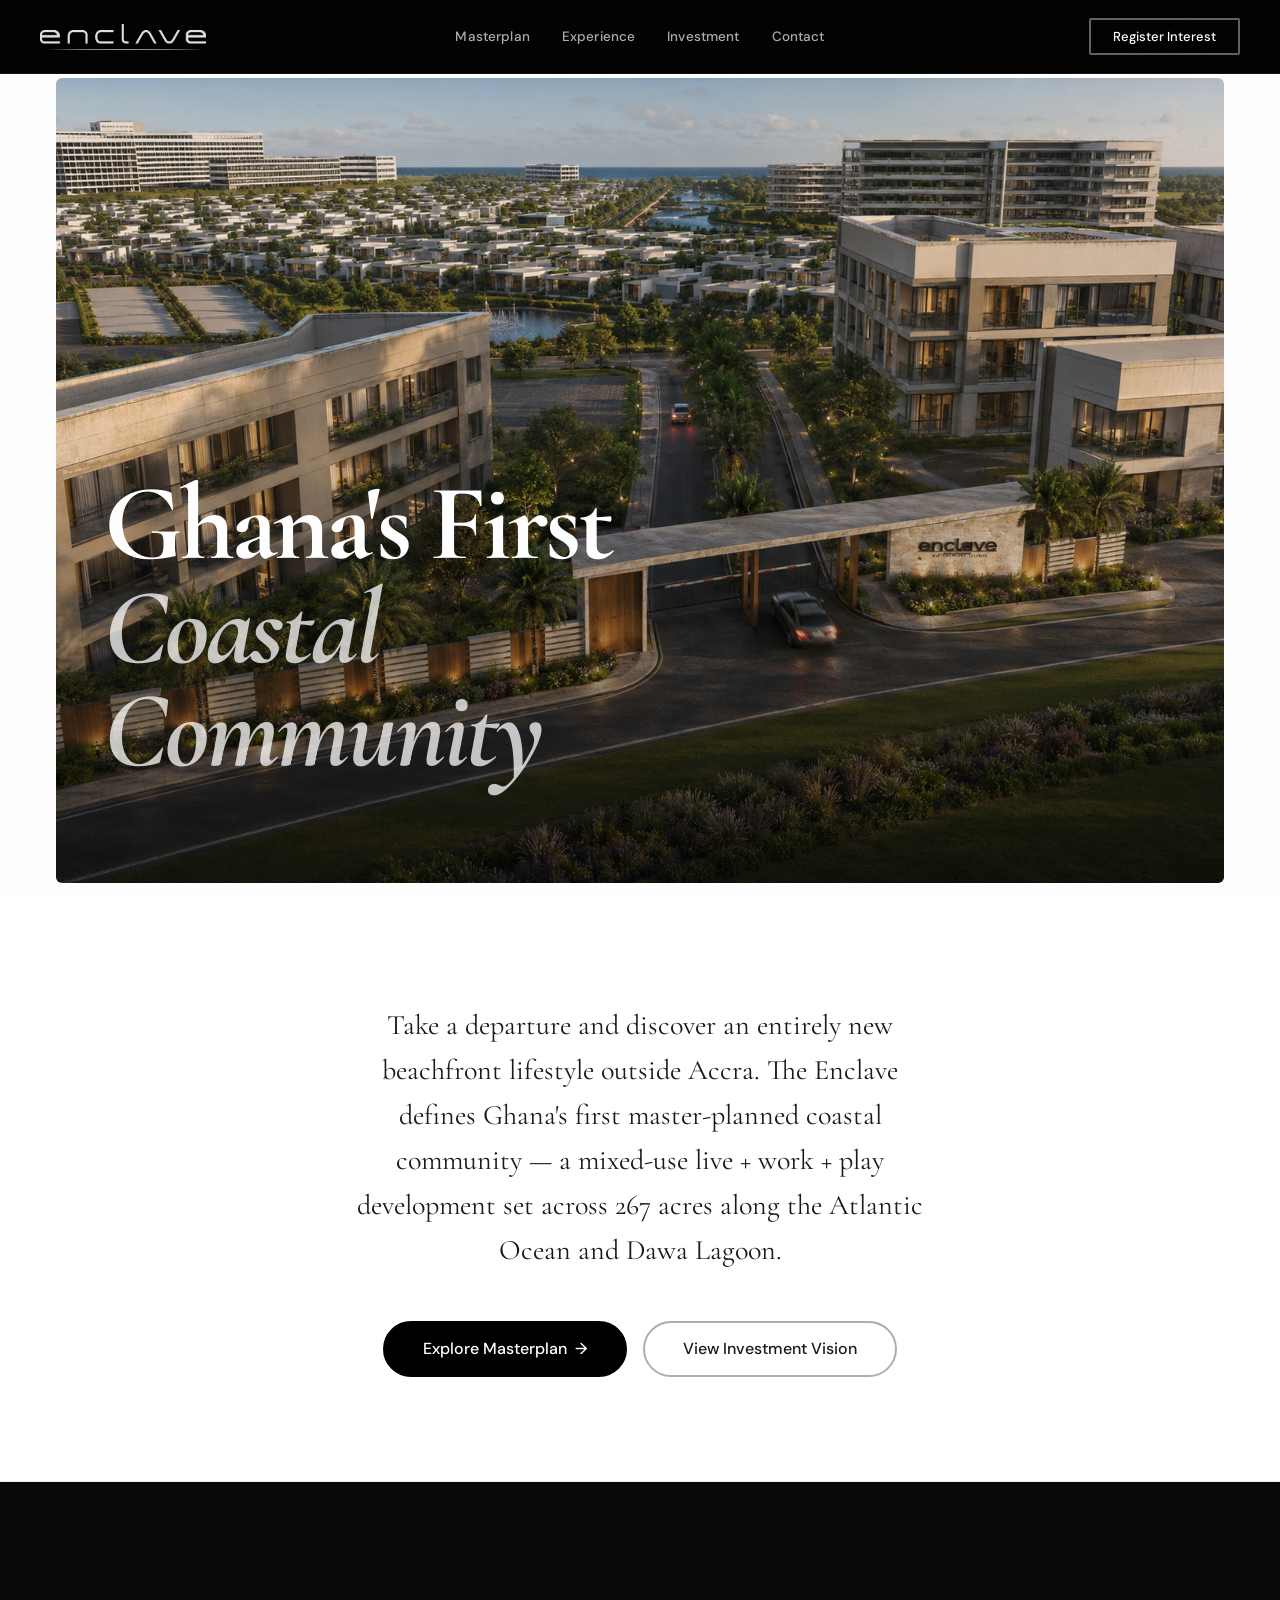
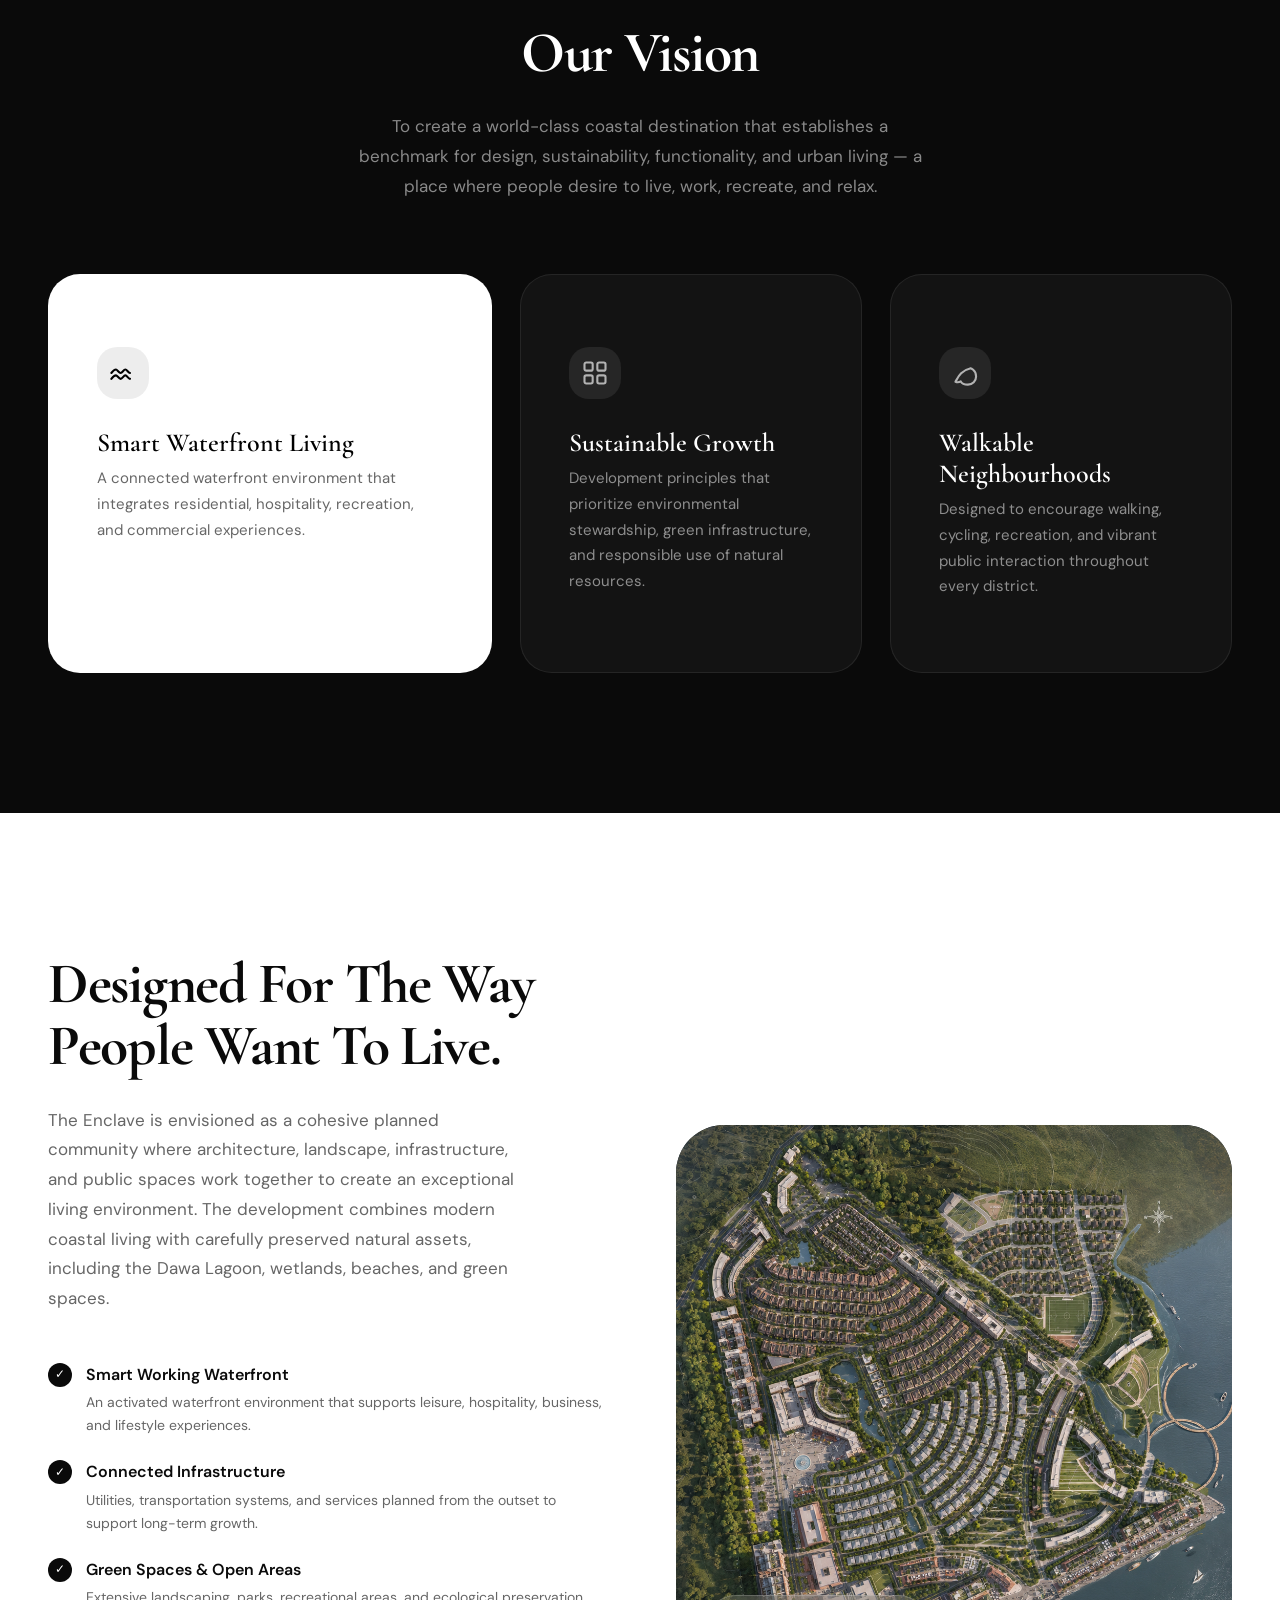
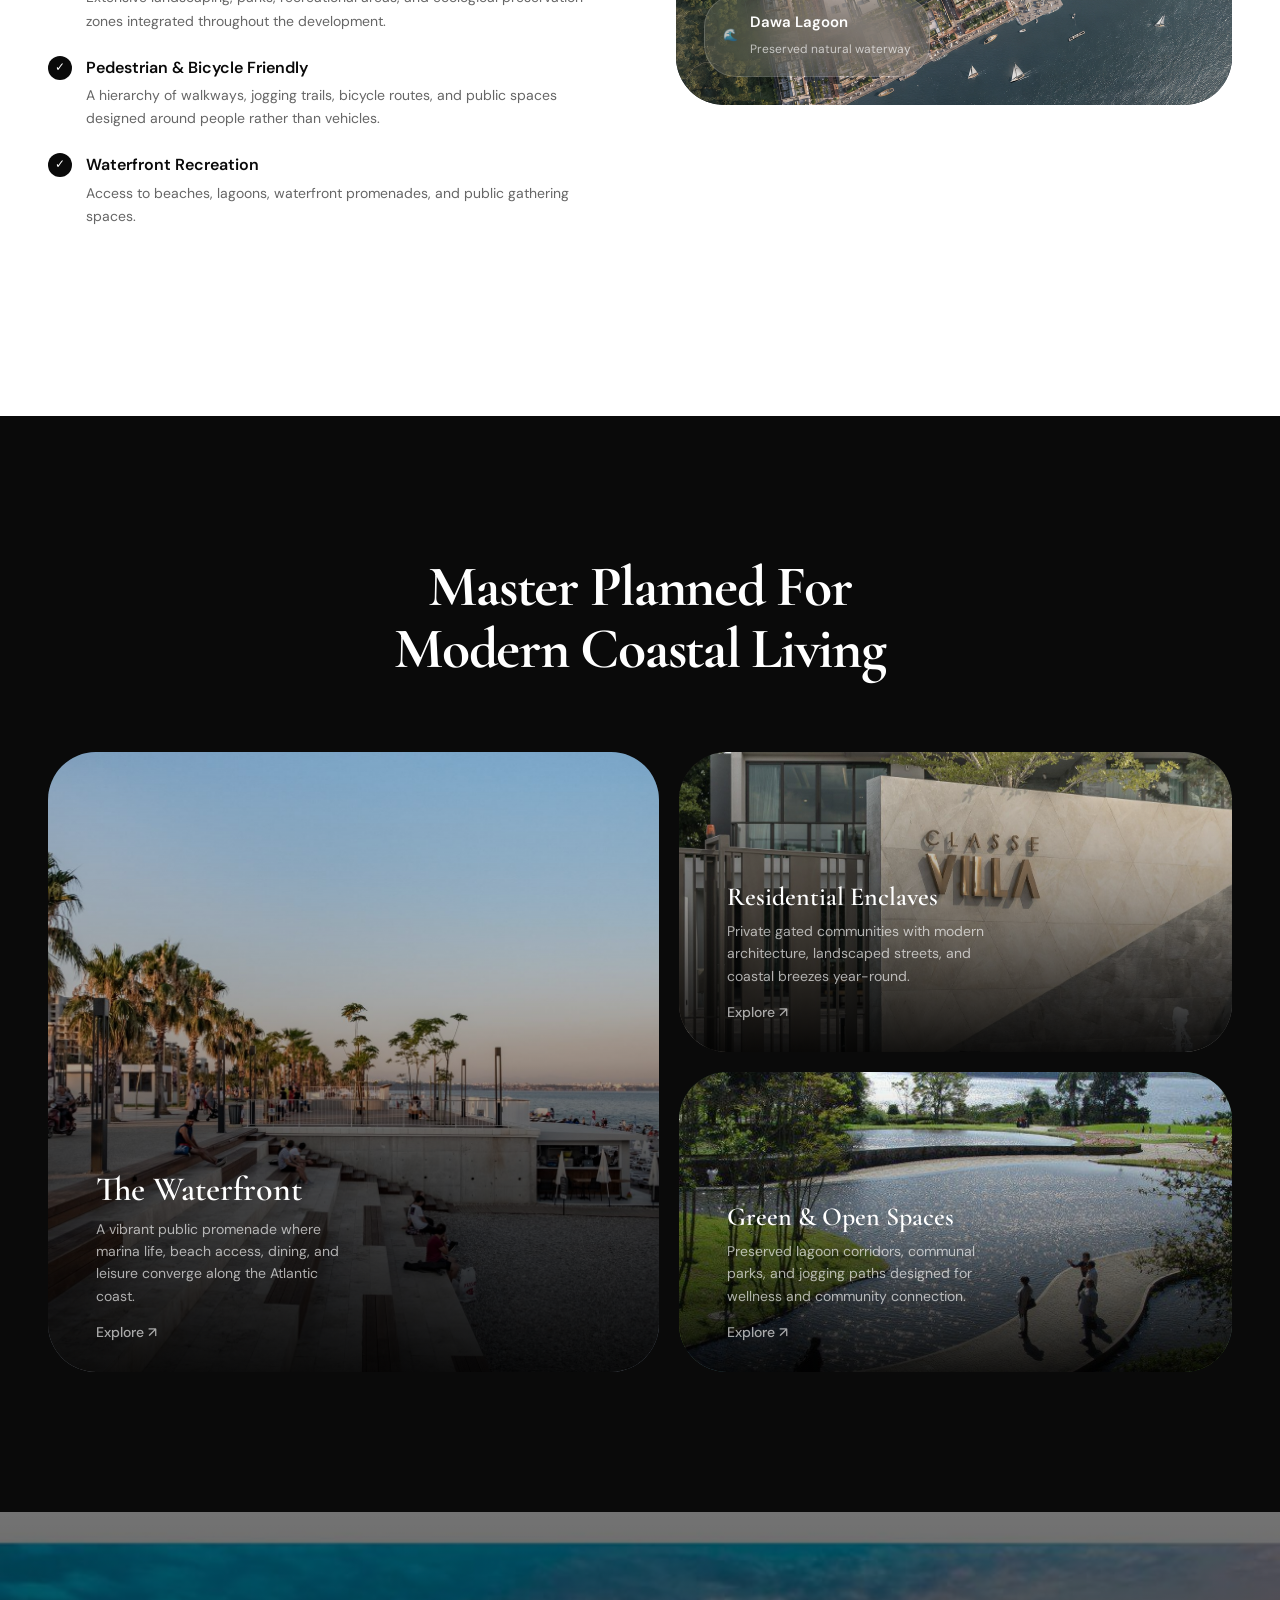
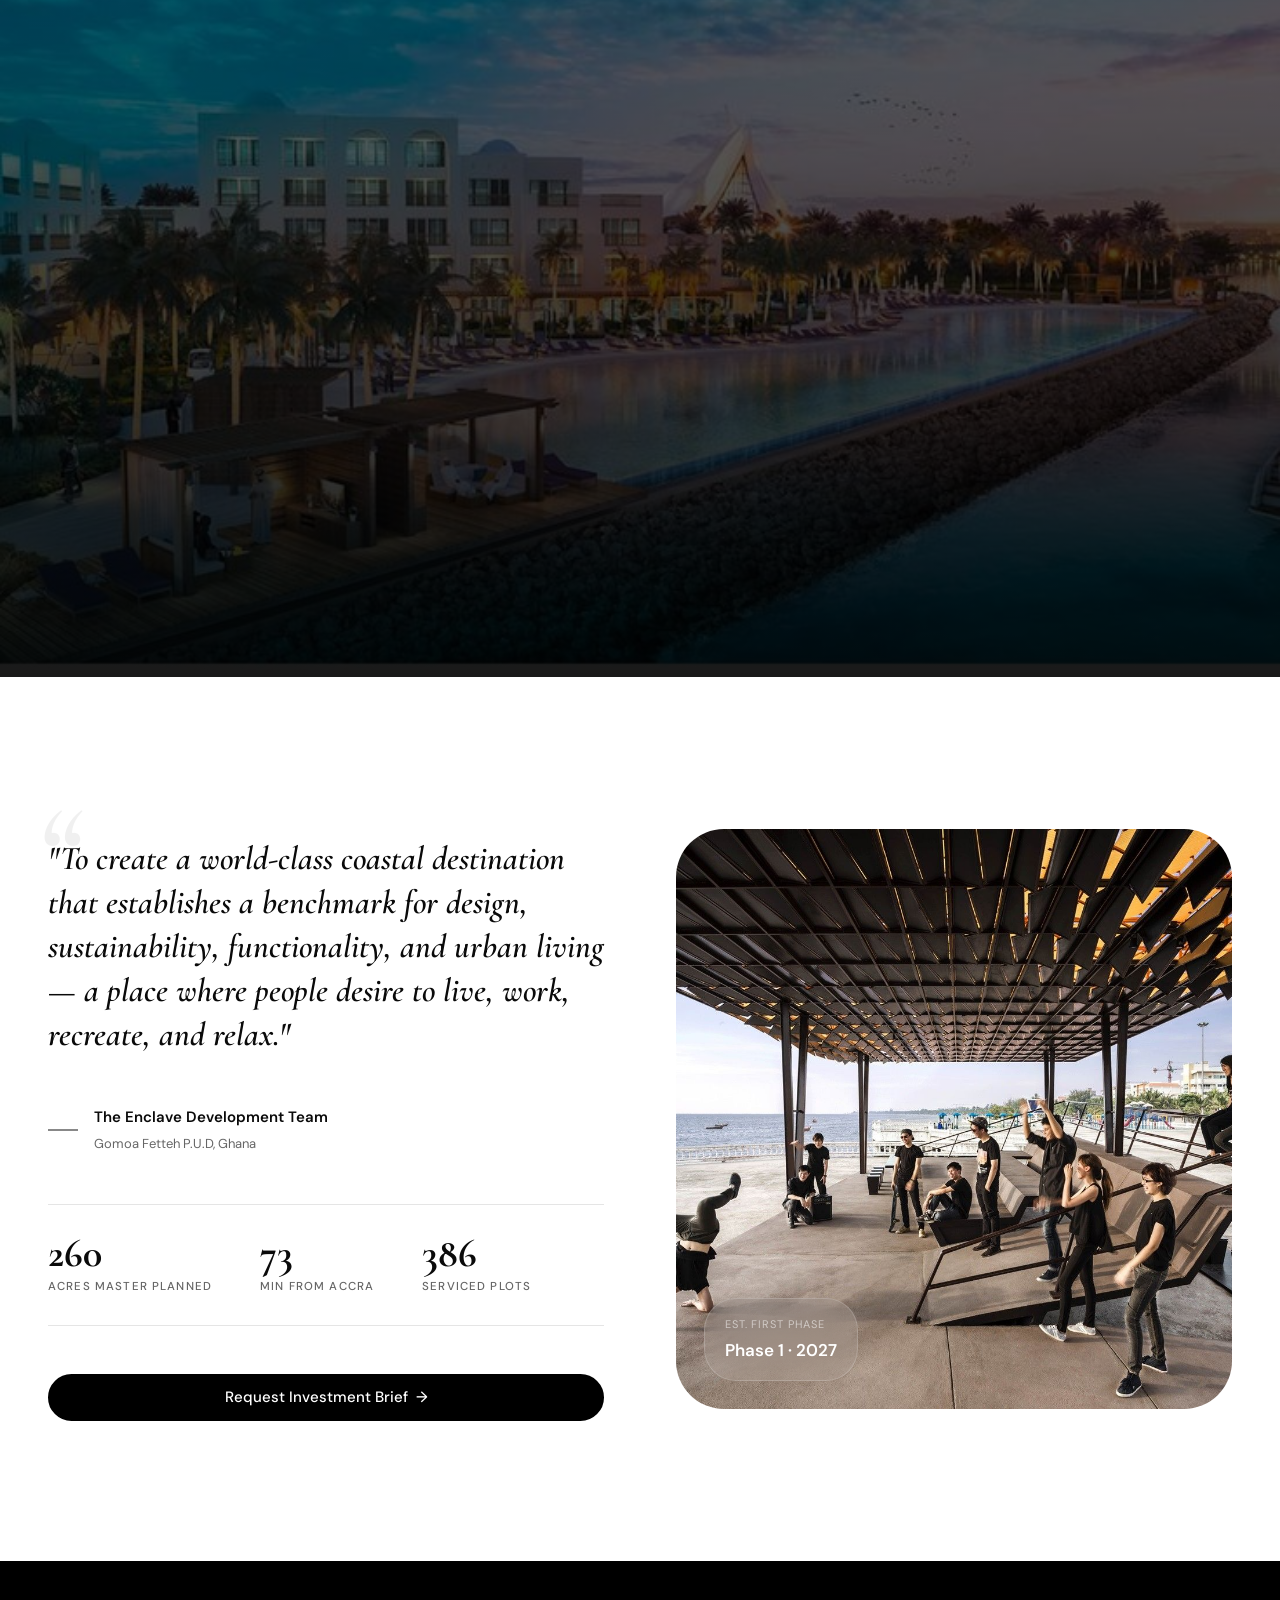
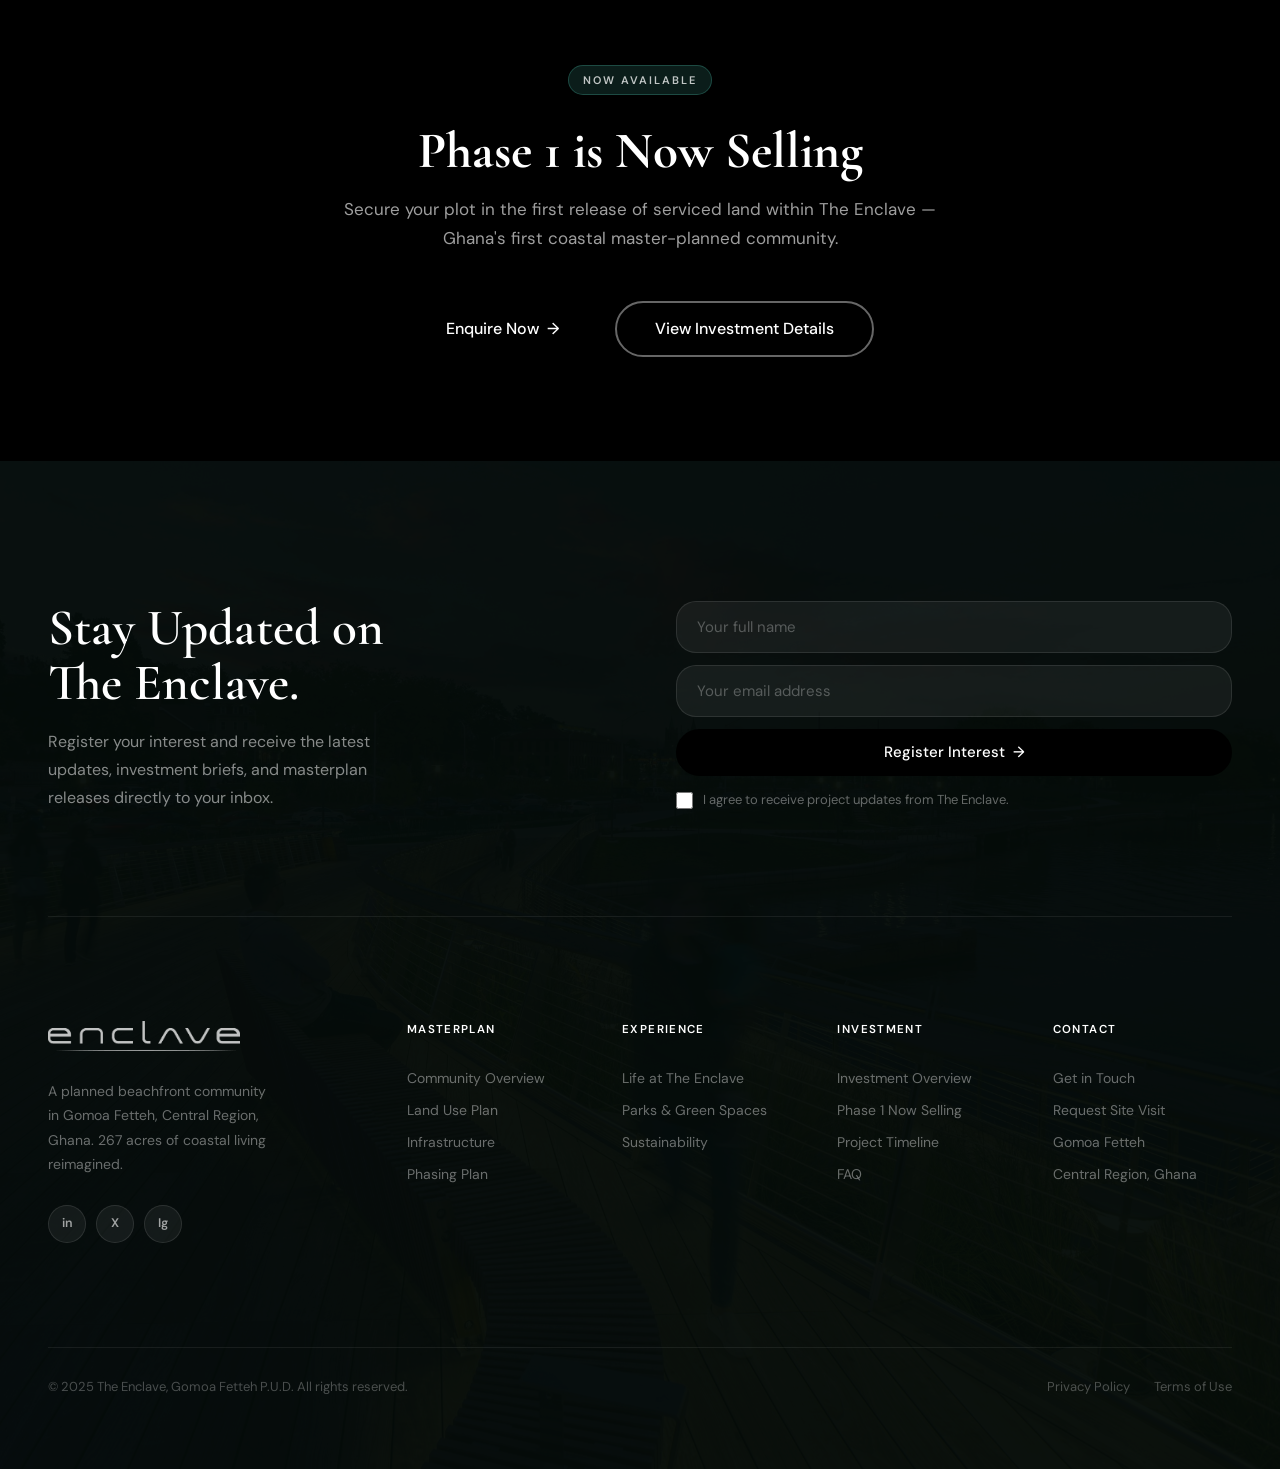
<file: index.html>
﻿<!DOCTYPE html>
<html lang="en">
<head>
  <meta charset="UTF-8">
  <meta name="viewport" content="width=device-width, initial-scale=1.0">
  <meta name="description" content="The Enclave — A 267-acre planned beachfront community in Gomoa Fetteh, Central Region, Ghana. Live, work, and play along Ghana's Atlantic coast.">
  <title>The Enclave — Gomoa Fetteh P.U.D</title>
  <link rel="preconnect" href="https://fonts.googleapis.com">
  <link rel="preconnect" href="https://fonts.gstatic.com" crossorigin>
  <link href="https://fonts.googleapis.com/css2?family=Cormorant+Garamond:ital,wght@0,400;0,500;0,600;0,700;1,400;1,600;1,700&family=DM+Sans:ital,opsz,wght@0,9..40,300;0,9..40,400;0,9..40,500;0,9..40,600;1,9..40,300&display=swap" rel="stylesheet">
  <link rel="stylesheet" href="css/style.css">
</head>
<body>

  <!-- ============================================================
       NAVIGATION — Pill style, glassmorphism, fixed
  ============================================================ -->
  <nav class="nav" id="nav" role="navigation" aria-label="Main navigation">
    <div class="nav__pill">
      <a href="index.html" class="nav__logo" aria-label="The Enclave Home">
        <img src="images/logo.png" alt="Enclave" class="nav__logo-img">
      </a>
      <ul class="nav__links" role="list">
        <li><a href="masterplan.html">Masterplan</a></li>
        <li><a href="experience.html">Experience</a></li>
        <li><a href="investment.html">Investment</a></li>
        <li><a href="contact.html">Contact</a></li>
      </ul>
      <a href="contact.html" class="btn btn--nav">Register Interest</a>
      <button class="nav__toggle" id="navToggle" aria-label="Open menu" aria-expanded="false">
        <span class="nav__toggle-bars">
          <span></span><span></span><span></span>
        </span>
        <span class="nav__toggle-label">MENU</span>
      </button>
    </div>
  </nav>

  <!-- Mobile Nav Overlay -->
  <div class="nav__mobile" id="mobileNav" aria-hidden="true">
    <button class="nav__mobile-close" id="mobileClose" aria-label="Close menu">&#x2715;</button>
    <nav aria-label="Mobile navigation">
      <ul class="nav__mobile-links" role="list">
        <li><a href="masterplan.html">Masterplan</a></li>
        <li><a href="experience.html">Experience</a></li>
        <li><a href="investment.html">Investment</a></li>
        <li><a href="contact.html">Contact</a></li>
      </ul>
    </nav>
    <a href="contact.html" class="btn btn--primary btn--lg nav__mobile-cta">Register Interest</a>
  </div>

  <main>

    <!-- ============================================================
         SECTION 1 · HERO — framed image
    ============================================================ -->
    <section class="hero" id="home" aria-labelledby="hero-heading">
      <div class="hero__frame">
        <div class="hero__bg" aria-hidden="true"></div>
      </div>
      <div class="hero__text">
        <h1 class="hero__headline" id="hero-heading">
          Ghana's First<br><em>Coastal Community</em>
        </h1>
      </div>
    </section>

    <!-- Hero statement — text below the image -->
    <section class="hero-statement" aria-labelledby="hero-statement-heading">
      <div class="container">
        <p class="hero-statement__text" id="hero-statement-heading" data-anim="fade-up" data-delay="0">
          Take a departure and discover an entirely new beachfront lifestyle outside Accra. The Enclave defines Ghana's first master-planned coastal community — a mixed-use live + work + play development set across 267 acres along the Atlantic Ocean and Dawa Lagoon.
        </p>
        <div class="hero-statement__actions" data-anim="fade-up" data-delay="150">
          <a href="masterplan.html" class="btn btn--primary btn--lg">
            Explore Masterplan <span class="btn__arrow" aria-hidden="true">&#8594;</span>
          </a>
          <a href="investment.html" class="btn btn--ghost-dark btn--lg">
            View Investment Vision
          </a>
        </div>
      </div>
    </section>

    <!-- ============================================================
         SECTION 2 · INTRO CARDS
    ============================================================ -->
    <section class="intro" id="masterplan" aria-labelledby="intro-heading">
      <div class="container">

        <div class="intro__header" data-anim="fade-up" data-delay="0">
          <h2 class="section-heading" id="intro-heading">
            Our Vision
          </h2>
          <p class="section-sub">
            To create a world-class coastal destination that establishes a benchmark for design, sustainability, functionality, and urban living — a place where people desire to live, work, recreate, and relax.
          </p>
        </div>

        <div class="intro__cards">

          <div class="intro__card" data-anim="fade-up" data-delay="0">
            <div class="intro__card-icon" aria-hidden="true">
              <svg width="28" height="28" viewBox="0 0 24 24" fill="none" stroke="currentColor" stroke-width="1.8" stroke-linecap="round" stroke-linejoin="round">
                <path d="M2 12c1.5-2 3-3 4-3s2.5 3 4 3 2.5-3 4-3 2.5 3 4 3"/>
                <path d="M2 17c1.5-2 3-3 4-3s2.5 3 4 3 2.5-3 4-3 2.5 3 4 3"/>
              </svg>
            </div>
            <h3>Smart Waterfront Living</h3>
            <p>A connected waterfront environment that integrates residential, hospitality, recreation, and commercial experiences.</p>
          </div>

          <div class="intro__card" data-anim="fade-up" data-delay="150">
            <div class="intro__card-icon" aria-hidden="true">
              <svg width="28" height="28" viewBox="0 0 24 24" fill="none" stroke="currentColor" stroke-width="1.8" stroke-linecap="round" stroke-linejoin="round">
                <rect x="3" y="3" width="7" height="7" rx="1.5"/>
                <rect x="14" y="3" width="7" height="7" rx="1.5"/>
                <rect x="3" y="14" width="7" height="7" rx="1.5"/>
                <rect x="14" y="14" width="7" height="7" rx="1.5"/>
              </svg>
            </div>
            <h3>Sustainable Growth</h3>
            <p>Development principles that prioritize environmental stewardship, green infrastructure, and responsible use of natural resources.</p>
          </div>

          <div class="intro__card" data-anim="fade-up" data-delay="300">
            <div class="intro__card-icon" aria-hidden="true">
              <svg width="28" height="28" viewBox="0 0 24 24" fill="none" stroke="currentColor" stroke-width="1.8" stroke-linecap="round" stroke-linejoin="round">
                <path d="M17 8C8 10 5.9 16.17 3.82 19.5c1.18.5 3.18.5 4.5-.33.84 1.66 3.02 2.83 6.18 2.83 4 0 7-3 7-7 0-6-5-7-5-7z"/>
                <path d="M10.29 3.86L1.82 18a2 2 0 0 0 1.71 3h16.94a2 2 0 0 0 1.71-3L13.71 3.86a2 2 0 0 0-3.42 0z" style="display:none"/>
              </svg>
            </div>
            <h3>Walkable Neighbourhoods</h3>
            <p>Designed to encourage walking, cycling, recreation, and vibrant public interaction throughout every district.</p>
          </div>

        </div>
      </div>
    </section>

    <!-- ============================================================
         SECTION 3 · FEATURE SPLIT
         Replace: images/feature-masterplan-view.jpg
         Ideal: Rendered masterplan bird's-eye or architectural visual
    ============================================================ -->
    <section class="feature-split" id="community" aria-labelledby="feature-heading">
      <div class="container">
        <div class="feature-split__inner">

          <div class="feature-split__content" data-anim="fade-up" data-delay="0">
            <h2 class="section-heading" id="feature-heading">
              Designed For The Way<br>People Want To Live.
            </h2>
            <p class="feature-split__intro">
              The Enclave is envisioned as a cohesive planned community where architecture, landscape, infrastructure, and public spaces work together to create an exceptional living environment. The development combines modern coastal living with carefully preserved natural assets, including the Dawa Lagoon, wetlands, beaches, and green spaces.
            </p>

            <ul class="feature-split__list" role="list">
              <li>
                <span class="feature-split__check" aria-hidden="true">&#10003;</span>
                <div>
                  <strong>Smart Working Waterfront</strong>
                  <p>An activated waterfront environment that supports leisure, hospitality, business, and lifestyle experiences.</p>
                </div>
              </li>
              <li>
                <span class="feature-split__check" aria-hidden="true">&#10003;</span>
                <div>
                  <strong>Connected Infrastructure</strong>
                  <p>Utilities, transportation systems, and services planned from the outset to support long-term growth.</p>
                </div>
              </li>
              <li>
                <span class="feature-split__check" aria-hidden="true">&#10003;</span>
                <div>
                  <strong>Green Spaces &amp; Open Areas</strong>
                  <p>Extensive landscaping, parks, recreational areas, and ecological preservation zones integrated throughout the development.</p>
                </div>
              </li>
              <li>
                <span class="feature-split__check" aria-hidden="true">&#10003;</span>
                <div>
                  <strong>Pedestrian &amp; Bicycle Friendly</strong>
                  <p>A hierarchy of walkways, jogging trails, bicycle routes, and public spaces designed around people rather than vehicles.</p>
                </div>
              </li>
              <li>
                <span class="feature-split__check" aria-hidden="true">&#10003;</span>
                <div>
                  <strong>Waterfront Recreation</strong>
                  <p>Access to beaches, lagoons, waterfront promenades, and public gathering spaces.</p>
                </div>
              </li>
            </ul>

          </div>

          <div class="feature-split__visual" data-anim="fade-up" data-delay="200">
            <div class="feature-split__image-wrap">
              <!-- Replace: images/feature-masterplan-view.jpg -->
              <div class="feature-split__image img-block" data-placeholder="feature-masterplan-view.jpg" aria-label="Masterplan aerial view of The Enclave community"></div>
              <div class="feature-split__badge glass-card">
                <span class="badge__icon" aria-hidden="true">&#127754;</span>
                <div>
                  <strong>Dawa Lagoon</strong>
                  <span>Preserved natural waterway</span>
                </div>
              </div>
            </div>
          </div>

        </div>
      </div>
    </section>

    <!-- ============================================================
         SECTION 4 · COMMUNITY HIGHLIGHTS (3 image cards)
         Replace:
           images/highlights-waterfront.jpg   — beach promenade / marina
           images/highlights-residential.jpg  — residential architecture render
           images/highlights-greenspace.jpg   — lagoon / park / green corridor
    ============================================================ -->
    <section class="highlights" id="highlights" aria-labelledby="highlights-heading">
      <div class="container">
        <div class="highlights__header" data-anim="fade-up" data-delay="0">
          <h2 class="section-heading" id="highlights-heading">
            Master Planned For<br>Modern Coastal Living
          </h2>
        </div>

        <div class="highlights__grid">

          <!-- Card 1 — Tall left card -->
          <article class="highlights__card highlights__card--tall" data-anim="fade-up" data-delay="0">
            <div class="highlights__card-bg img-block" data-placeholder="highlights-waterfront.jpg" aria-hidden="true"></div>
            <div class="highlights__card-content">
              <h3>The Waterfront</h3>
              <p>A vibrant public promenade where marina life, beach access, dining, and leisure converge along the Atlantic coast.</p>
              <a href="experience.html#water-heading" class="highlights__card-link">Explore &#8599;</a>
            </div>
          </article>

          <!-- Card 2 — Top right -->
          <article class="highlights__card" data-anim="fade-up" data-delay="150">
            <div class="highlights__card-bg img-block" data-placeholder="highlights-residential.jpg" aria-hidden="true"></div>
            <div class="highlights__card-content">
              <h3>Residential Enclaves</h3>
              <p>Private gated communities with modern architecture, landscaped streets, and coastal breezes year-round.</p>
              <a href="masterplan.html" class="highlights__card-link">Explore &#8599;</a>
            </div>
          </article>

          <!-- Card 3 — Bottom right -->
          <article class="highlights__card" data-anim="fade-up" data-delay="300">
            <div class="highlights__card-bg img-block" data-placeholder="highlights-greenspace.jpg" aria-hidden="true"></div>
            <div class="highlights__card-content">
              <h3>Green &amp; Open Spaces</h3>
              <p>Preserved lagoon corridors, communal parks, and jogging paths designed for wellness and community connection.</p>
              <a href="experience.html#parks" class="highlights__card-link">Explore &#8599;</a>
            </div>
          </article>

        </div>
      </div>
    </section>

    <!-- ============================================================
         SECTION 5 · LARGE BANNER
         Replace: images/banner-coastal-aerial.jpg
         Ideal: Wide dramatic aerial coastline shot, Gomoa Fetteh beach
    ============================================================ -->
    <section class="banner" aria-labelledby="banner-heading">
      <div class="banner__bg img-block" data-placeholder="banner-coastal-aerial.jpg" aria-hidden="true"></div>
      <div class="banner__overlay" aria-hidden="true"></div>

      <div class="banner__content" data-anim="fade-up" data-delay="0">
        <h2 class="banner__headline" id="banner-heading">
          A Destination Built For<br>Long-Term Value.
        </h2>
        <p class="banner__sub">Gomoa Fetteh, Central Region &nbsp;·&nbsp; Ghana</p>
      </div>

      <!-- Three floating mini-cards (like solar reference bottom row) -->
      <div class="banner__cards">

        <div class="banner__mini-card glass-card" data-anim="fade-up" data-delay="0">
          <span class="banner__mini-icon" aria-hidden="true">&#127958;</span>
          <div>
            <strong>Atlantic Beachfront</strong>
            <p>Direct ocean access for all residents</p>
          </div>
        </div>

        <div class="banner__mini-card glass-card" data-anim="fade-up" data-delay="150">
          <span class="banner__mini-icon" aria-hidden="true">&#127807;</span>
          <div>
            <strong>Dawa Lagoon</strong>
            <p>Preserved natural ecosystem</p>
          </div>
        </div>

        <div class="banner__mini-card glass-card" data-anim="fade-up" data-delay="300">
          <span class="banner__mini-icon" aria-hidden="true">&#128205;</span>
          <div>
            <strong>75 Min. from Accra</strong>
            <p>Connected to the capital city</p>
          </div>
        </div>

      </div>
    </section>

    <!-- ============================================================
         SECTION 6 · VISION / QUOTE
         Replace: images/vision-lifestyle-coastal.jpg
         Ideal: Lifestyle shot — couple, family, or community social scene by the coast
    ============================================================ -->
    <section class="vision" id="investment" aria-labelledby="vision-heading">
      <div class="container">
        <div class="vision__inner">

          <div class="vision__quote-block" data-anim="fade-up" data-delay="0">
            <blockquote class="vision__quote">
              "To create a world-class coastal destination that establishes a benchmark for design, sustainability, functionality, and urban living — a place where people desire to live, work, recreate, and relax."
            </blockquote>
            <div class="vision__attribution">
              <div class="vision__attr-line" aria-hidden="true"></div>
              <div>
                <strong>The Enclave Development Team</strong>
                <span>Gomoa Fetteh P.U.D, Ghana</span>
              </div>
            </div>

            <div class="vision__stats" aria-label="Key development statistics">
              <div class="vision__stat">
                <span class="vision__stat-value">267</span>
                <span class="vision__stat-label">Acres Master Planned</span>
              </div>
              <div class="vision__stat">
                <span class="vision__stat-value">75</span>
                <span class="vision__stat-label">Min from Accra</span>
              </div>
              <div class="vision__stat">
                <span class="vision__stat-value">396</span>
                <span class="vision__stat-label">Serviced Plots</span>
              </div>
            </div>

            <a href="contact.html" class="btn btn--primary">
              Request Investment Brief <span class="btn__arrow" aria-hidden="true">&#8594;</span>
            </a>
          </div>

          <div class="vision__image-block" data-anim="fade-up" data-delay="200">
            <!-- Replace: images/vision-lifestyle-coastal.jpg -->
            <div class="vision__image img-block" data-placeholder="vision-lifestyle-coastal.jpg" aria-label="Lifestyle image of The Enclave community"></div>
            <div class="vision__image-card glass-card">
              <div>
                <span>Est. First Phase</span>
                <strong>Phase 1 · 2027</strong>
              </div>
            </div>
          </div>

        </div>
      </div>
    </section>

    <!-- ============================================================
         CTA BANNER — Phase 1 Now Selling
    ============================================================ -->
    <section class="cta-banner" aria-labelledby="cta-heading">
      <div class="cta-banner__inner" data-anim="fade-up" data-delay="0">
        <div class="cta-banner__tag">Now Available</div>
        <h2 id="cta-heading">Phase 1 is Now Selling</h2>
        <p>Secure your plot in the first release of serviced land within The Enclave — Ghana's first coastal master-planned community.</p>
        <div style="display:flex; gap:16px; justify-content:center; flex-wrap:wrap;">
          <a href="contact.html" class="btn btn--primary btn--lg">
            Enquire Now <span class="btn__arrow" aria-hidden="true">&#8594;</span>
          </a>
          <a href="investment.html" class="btn btn--ghost btn--lg">View Investment Details</a>
        </div>
      </div>
    </section>

    <!-- ============================================================
         SECTION 7 · NEWSLETTER + FOOTER
         Replace: images/footer-coastal-dusk.jpg
         Ideal: Dusk / golden-hour aerial of the coastline or community
    ============================================================ -->
    <footer class="footer" id="contact" aria-labelledby="footer-heading">
      <div class="footer__bg img-block" data-placeholder="footer-coastal-dusk.jpg" aria-hidden="true"></div>
      <div class="footer__overlay" aria-hidden="true"></div>

      <div class="footer__content">

        <!-- Newsletter -->
        <div class="footer__newsletter">
          <div class="footer__newsletter-text" data-anim="fade-up" data-delay="0">
            <h2 id="footer-heading">Stay Updated on<br>The Enclave.</h2>
            <p>Register your interest and receive the latest updates, investment briefs, and masterplan releases directly to your inbox.</p>
          </div>
          <div class="footer__newsletter-form" data-anim="fade-up" data-delay="150">
            <form class="footer__form" id="newsletterForm" novalidate>
              <div class="footer__form-fields">
                <input type="text" name="name" placeholder="Your full name" autocomplete="name" required aria-label="Full name">
                <input type="email" name="email" placeholder="Your email address" autocomplete="email" required aria-label="Email address">
              </div>
              <button type="submit" class="btn btn--primary btn--full">
                Register Interest <span class="btn__arrow" aria-hidden="true">&#8594;</span>
              </button>
              <label class="footer__form-check">
                <input type="checkbox" required aria-label="Agree to receive updates">
                <span>I agree to receive project updates from The Enclave.</span>
              </label>
            </form>
          </div>
        </div>

        <div class="footer__divider" aria-hidden="true"></div>

        <!-- Footer columns -->
        <div class="footer__columns">

          <div class="footer__brand">
            <img src="images/logo.png" alt="Enclave" class="footer__logo-img">
            <p>A planned beachfront community in Gomoa Fetteh, Central Region, Ghana. 267 acres of coastal living reimagined.</p>
            <div class="footer__social" aria-label="Social media links">
              <a href="#" aria-label="LinkedIn">in</a>
              <a href="#" aria-label="X / Twitter">X</a>
              <a href="#" aria-label="Instagram">Ig</a>
            </div>
          </div>

          <div class="footer__col">
            <h3>Masterplan</h3>
            <ul role="list">
              <li><a href="masterplan.html">Community Overview</a></li>
              <li><a href="masterplan.html#layer-explorer">Land Use Plan</a></li>
              <li><a href="masterplan.html#infrastructure">Infrastructure</a></li>
              <li><a href="masterplan.html#phases">Phasing Plan</a></li>
            </ul>
          </div>

          <div class="footer__col">
            <h3>Experience</h3>
            <ul role="list">
              <li><a href="experience.html">Life at The Enclave</a></li>
              <li><a href="experience.html#parks">Parks &amp; Green Spaces</a></li>
              <li><a href="experience.html#sustainability">Sustainability</a></li>
            </ul>
          </div>

          <div class="footer__col">
            <h3>Investment</h3>
            <ul role="list">
              <li><a href="investment.html">Investment Overview</a></li>
              <li><a href="investment.html#phase1">Phase 1 Now Selling</a></li>
              <li><a href="investment.html#phases">Project Timeline</a></li>
              <li><a href="investment.html#faq">FAQ</a></li>
            </ul>
          </div>

          <div class="footer__col">
            <h3>Contact</h3>
            <ul role="list">
              <li><a href="contact.html">Get in Touch</a></li>
              <li><a href="contact.html#visit">Request Site Visit</a></li>
              <li>Gomoa Fetteh</li>
              <li>Central Region, Ghana</li>
            </ul>
          </div>

        </div>

        <div class="footer__bottom">
          <span>&copy; 2025 The Enclave, Gomoa Fetteh P.U.D. All rights reserved.</span>
          <div class="footer__bottom-links">
            <a href="#">Privacy Policy</a>
            <a href="#">Terms of Use</a>
          </div>
        </div>

      </div>
    </footer>

  </main>

  <script src="js/main.js"></script>
</body>
</html>
</file>
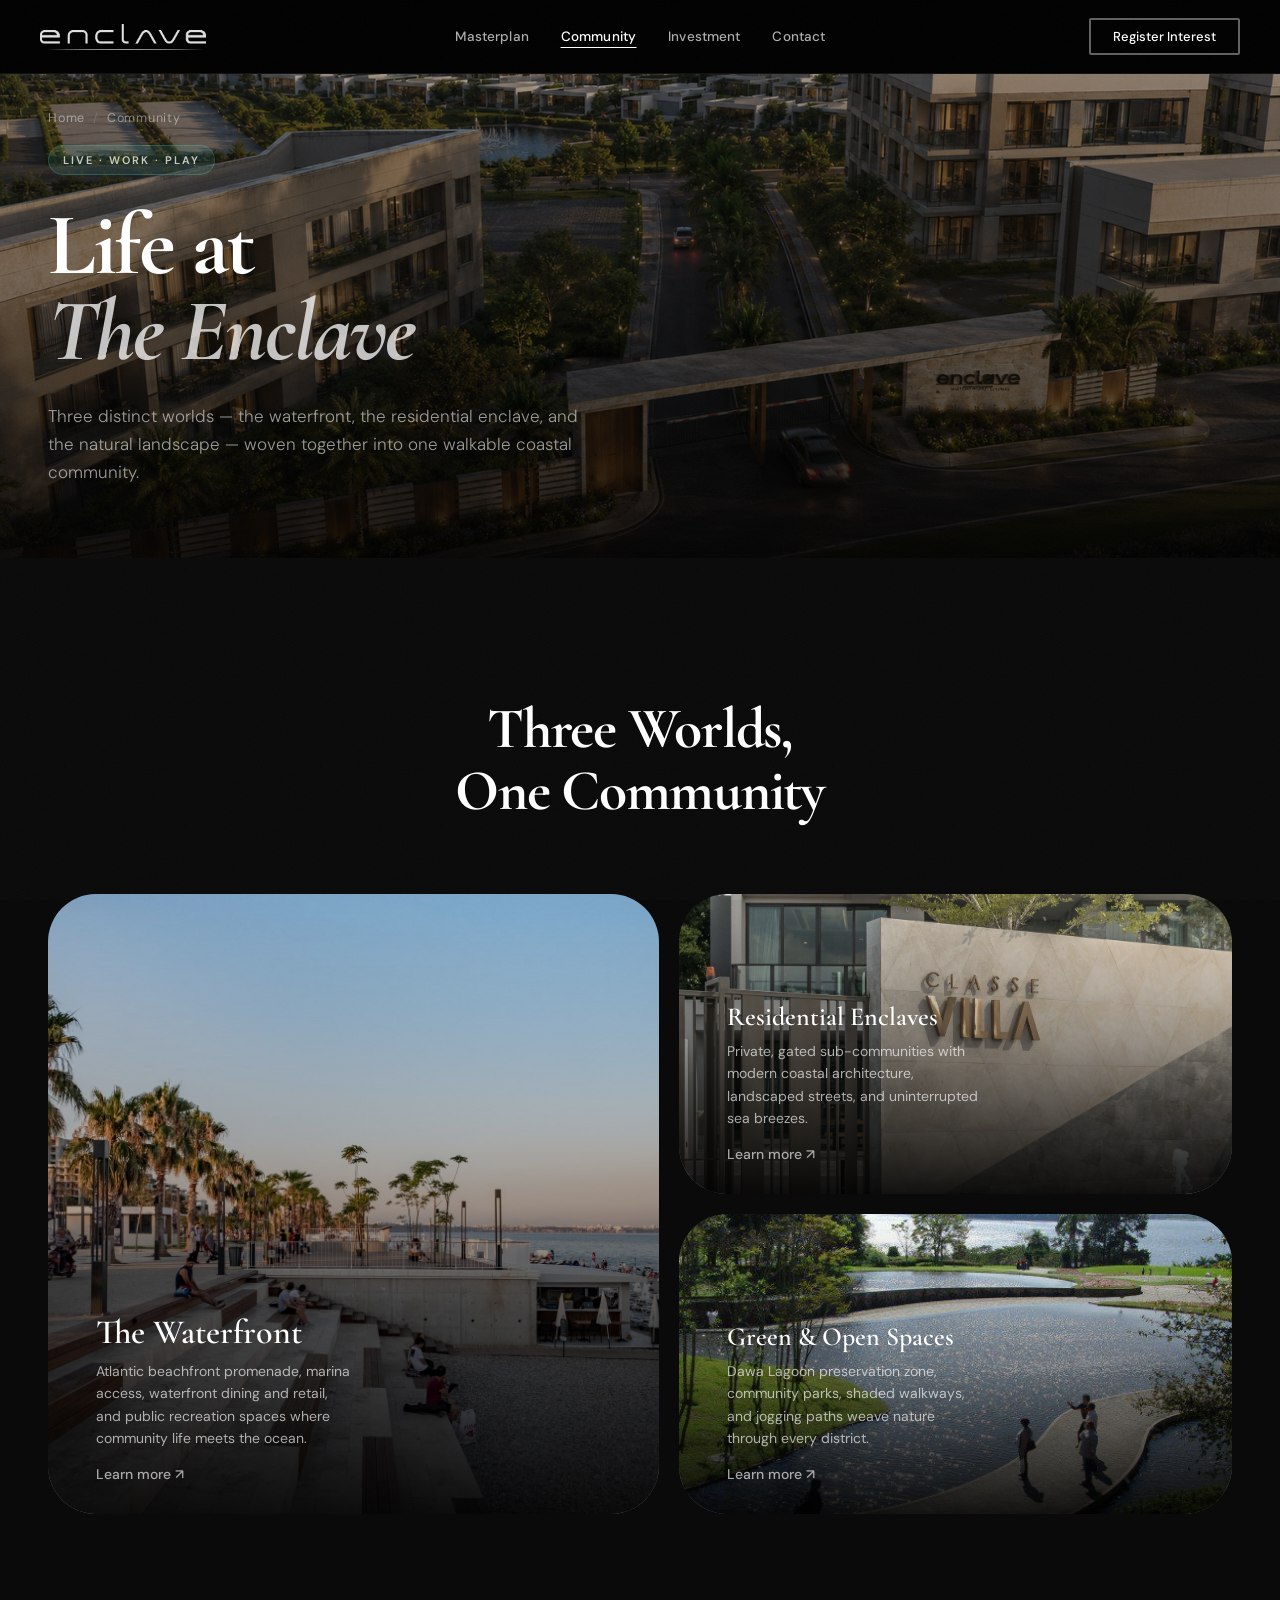
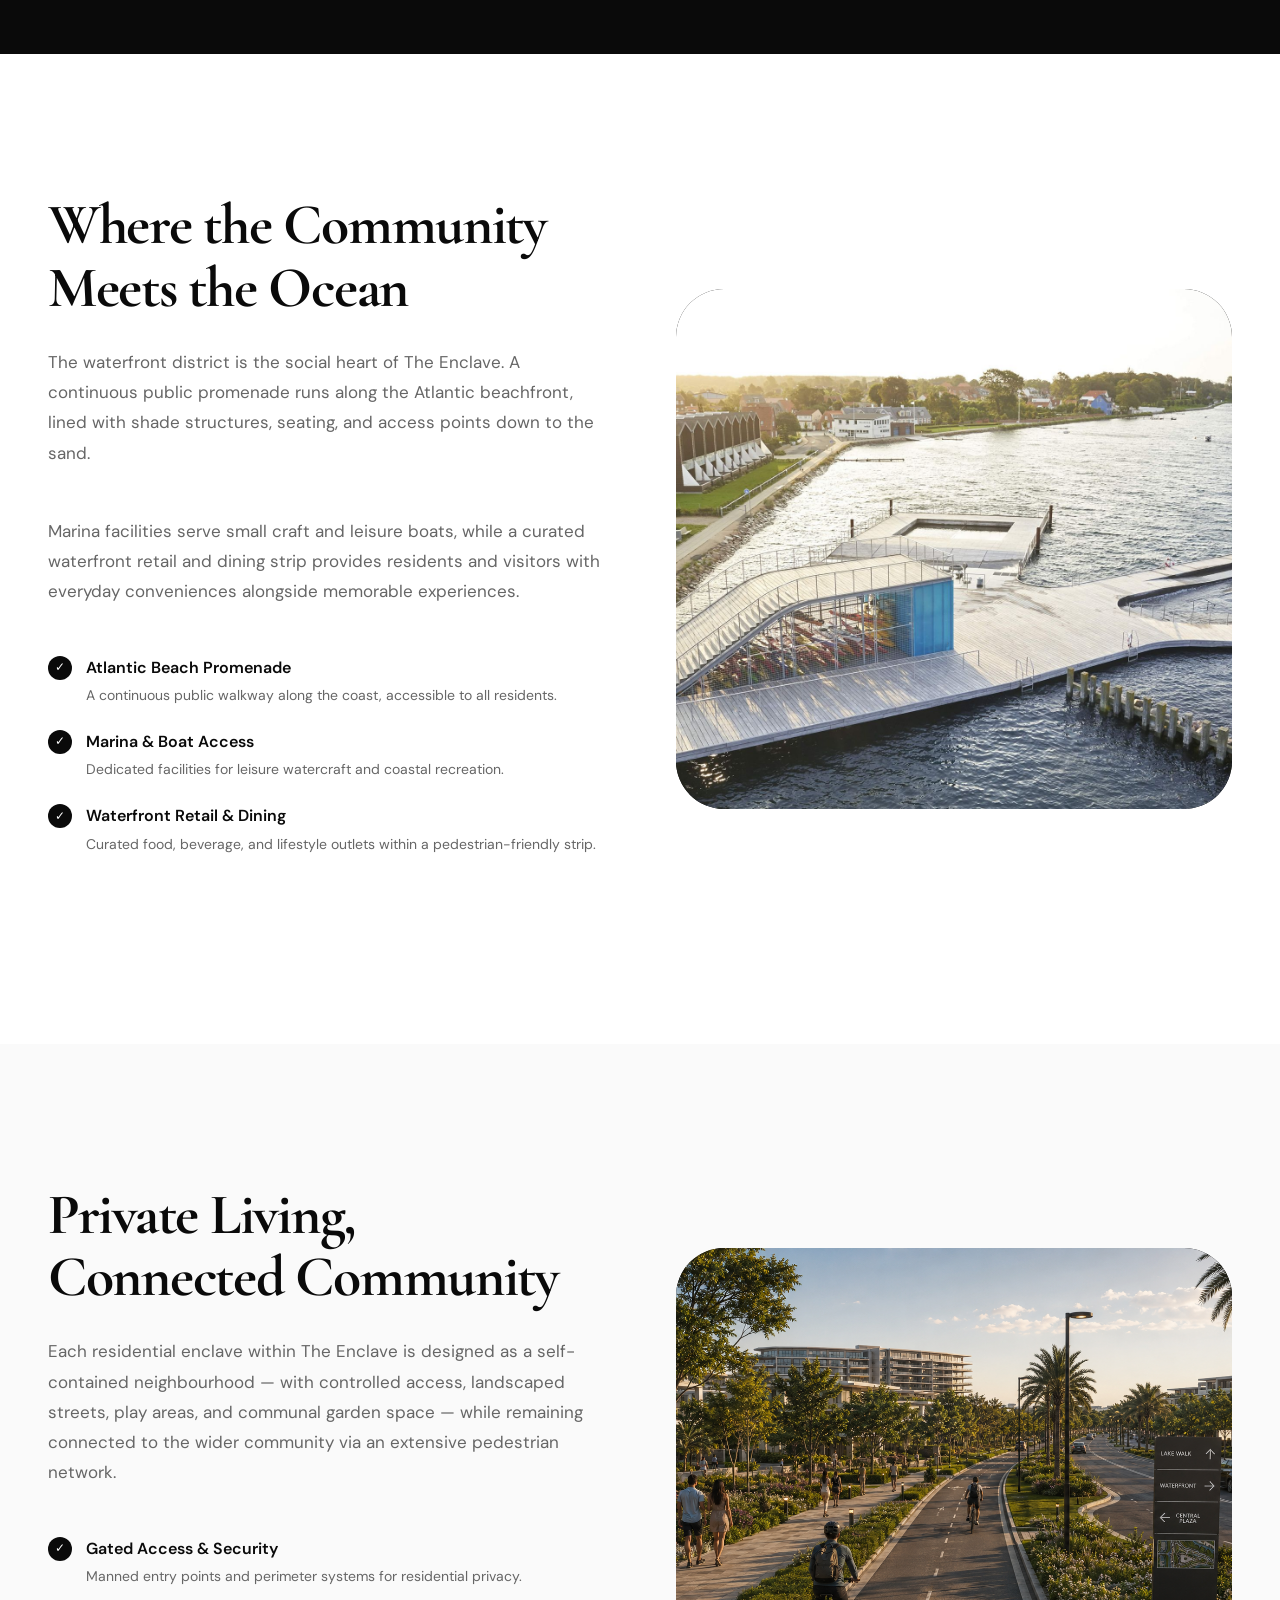
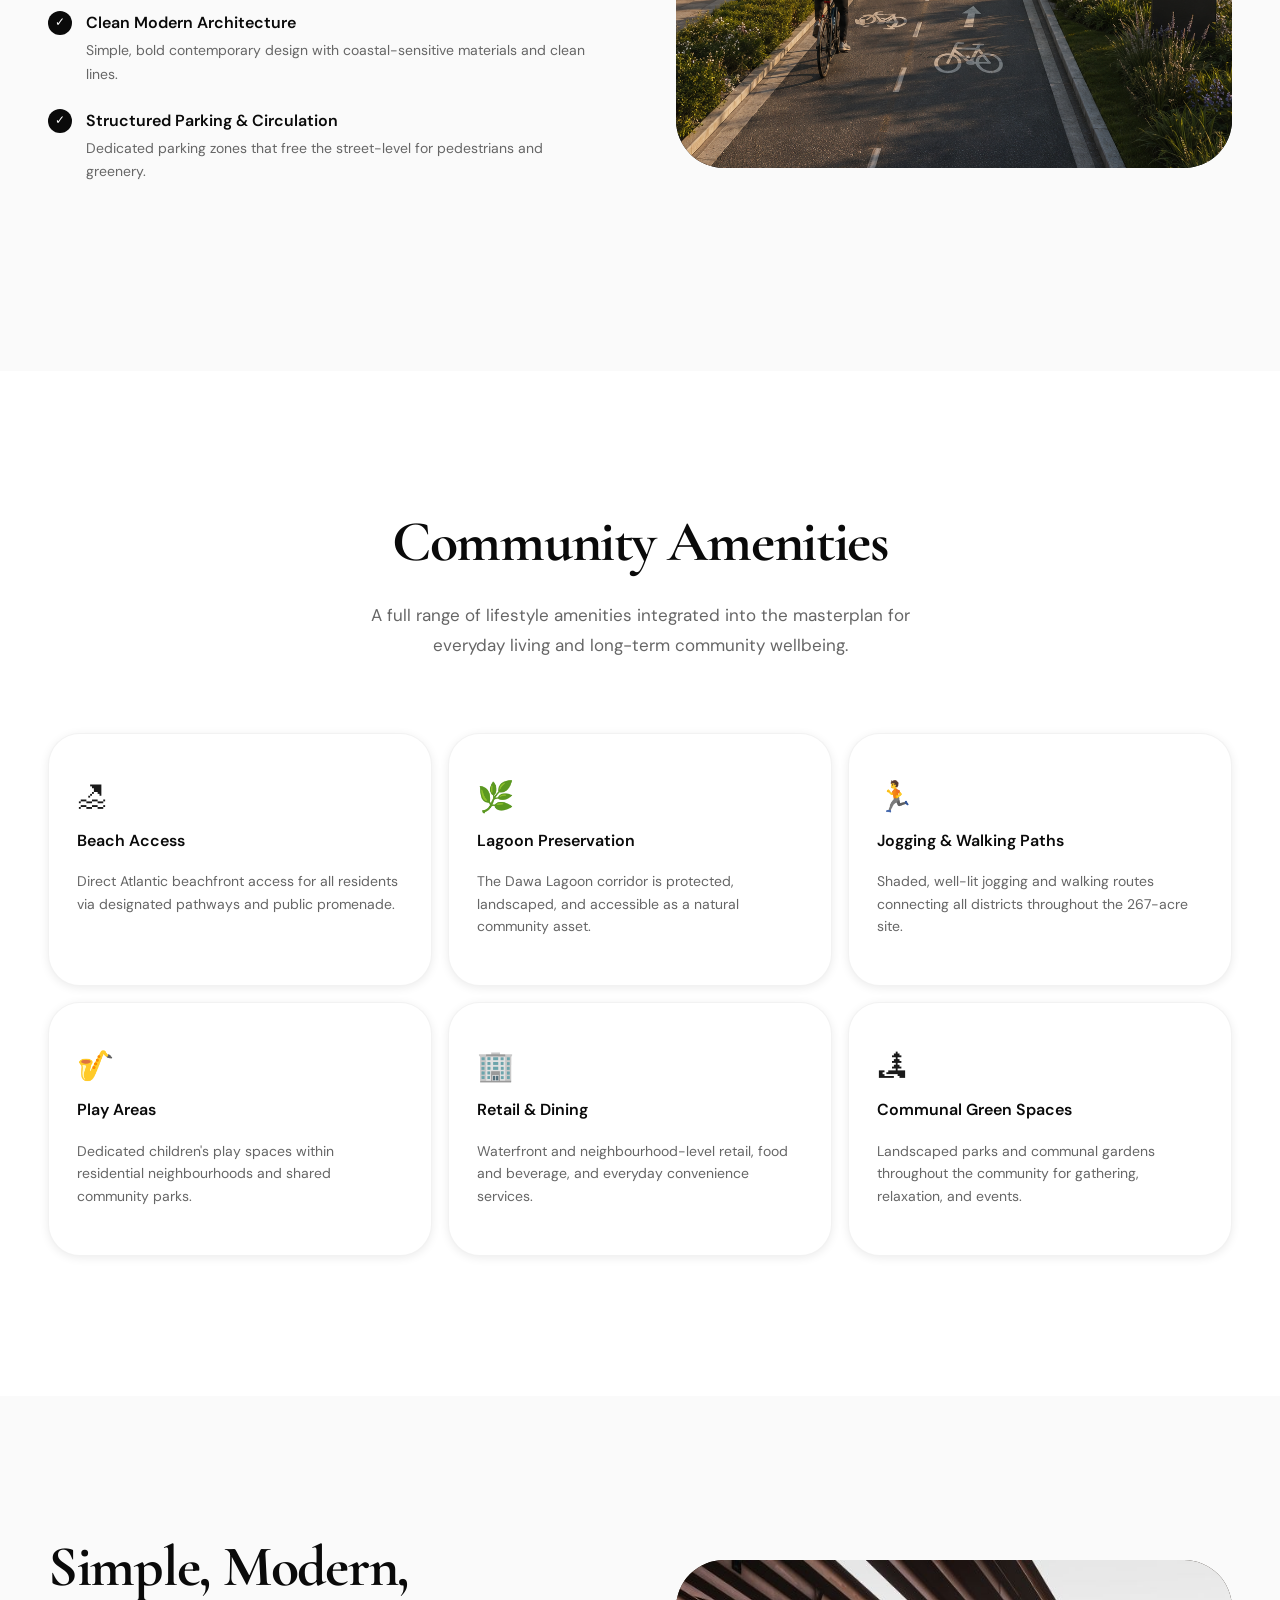
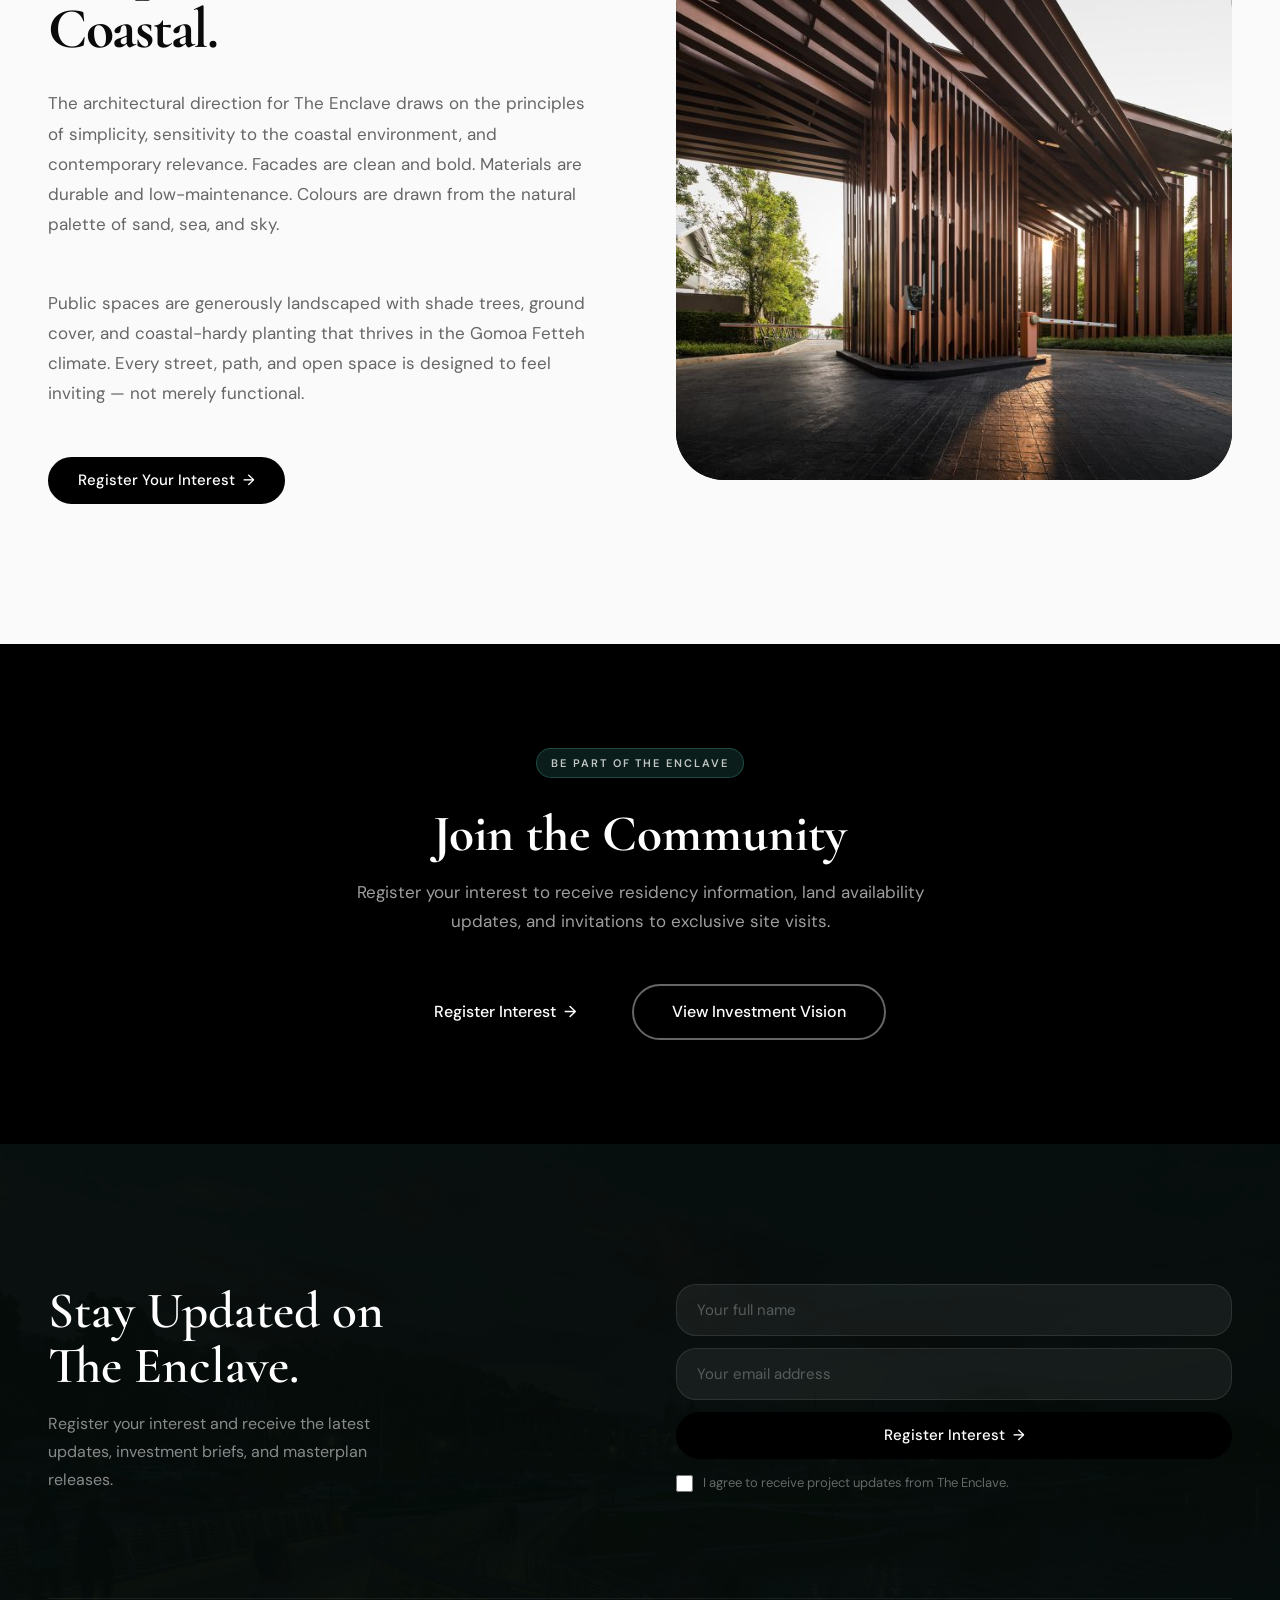
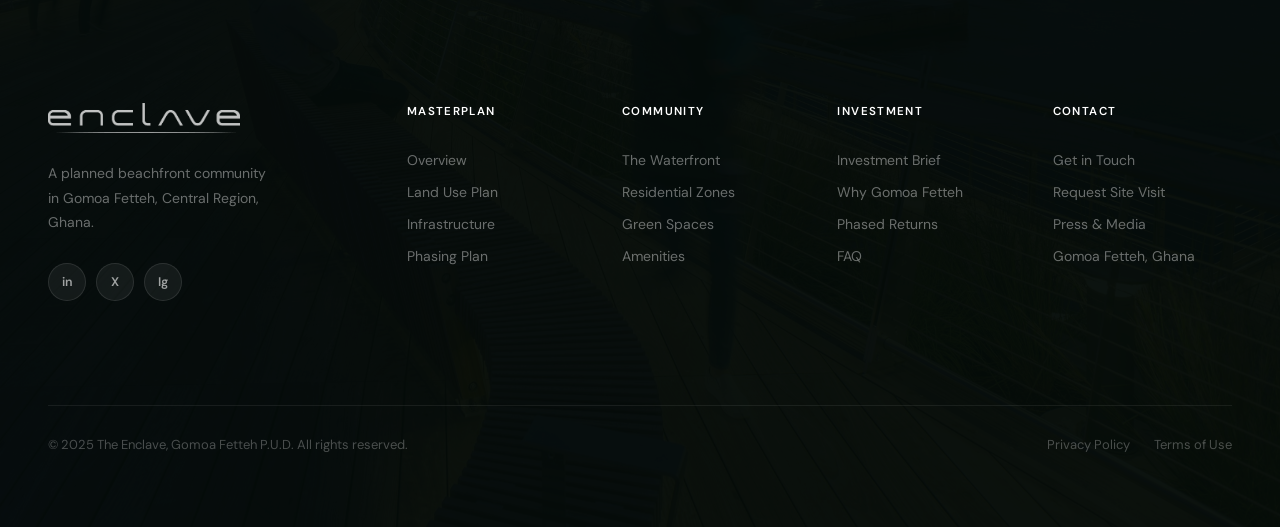
<file: community.html>
﻿<!DOCTYPE html>
<html lang="en">
<head>
  <meta charset="UTF-8">
  <meta name="viewport" content="width=device-width, initial-scale=1.0">
  <meta name="description" content="Life at The Enclave — Explore the waterfront, residential enclaves, green spaces, and community amenities at Gomoa Fetteh P.U.D.">
  <title>Community — The Enclave Gomoa Fetteh</title>
  <link rel="preconnect" href="https://fonts.googleapis.com">
  <link rel="preconnect" href="https://fonts.gstatic.com" crossorigin>
  <link href="https://fonts.googleapis.com/css2?family=Cormorant+Garamond:ital,wght@0,400;0,500;0,600;0,700;1,400;1,600;1,700&family=DM+Sans:ital,opsz,wght@0,9..40,300;0,9..40,400;0,9..40,500;0,9..40,600;1,9..40,300&display=swap" rel="stylesheet">
  <link rel="stylesheet" href="css/style.css">
</head>
<body>

  <!-- NAV -->
  <nav class="nav" id="nav">
    <div class="nav__pill">
      <a href="index.html" class="nav__logo" aria-label="The Enclave Home">
        <img src="images/logo.png" alt="Enclave" class="nav__logo-img">
      </a>
      <ul class="nav__links" role="list">
        <li><a href="masterplan.html">Masterplan</a></li>
        <li><a href="community.html" aria-current="page">Community</a></li>
        <li><a href="investment.html">Investment</a></li>
        <li><a href="contact.html">Contact</a></li>
      </ul>
      <a href="contact.html" class="btn btn--nav">Register Interest</a>
      <button class="nav__toggle" id="navToggle" aria-label="Open menu" aria-expanded="false">
        <span class="nav__toggle-bars">
          <span></span><span></span><span></span>
        </span>
        <span class="nav__toggle-label">MENU</span>
      </button>
    </div>
  </nav>

  <!-- Mobile Nav -->
  <div class="nav__mobile" id="mobileNav" aria-hidden="true">
    <button class="nav__mobile-close" id="mobileClose" aria-label="Close menu">&#x2715;</button>
    <nav aria-label="Mobile navigation">
      <ul class="nav__mobile-links" role="list">
        <li><a href="masterplan.html">Masterplan</a></li>
        <li><a href="community.html">Community</a></li>
        <li><a href="investment.html">Investment</a></li>
        <li><a href="contact.html">Contact</a></li>
      </ul>
    </nav>
    <a href="contact.html" class="btn btn--primary btn--lg nav__mobile-cta">Register Interest</a>
  </div>

  <main>

    <!-- ============================================================
         PAGE HERO
         Replace: images/page-hero-community.jpg
         Ideal: Lifestyle / community scene — beach, promenade, or residents
    ============================================================ -->
    <section class="page-hero" aria-labelledby="page-title">
      <div class="page-hero__bg img-block" data-placeholder="page-hero-community.jpg" aria-hidden="true"></div>
      <div class="page-hero__overlay" aria-hidden="true"></div>
      <div class="page-hero__content">
        <div class="page-hero__breadcrumb">
          <a href="index.html">Home</a>
          <span class="page-hero__breadcrumb-sep" aria-hidden="true">/</span>
          <span>Community</span>
        </div>
        <div class="page-hero__label" data-anim="fade-up" data-delay="0">Live · Work · Play</div>
        <h1 class="page-hero__title" id="page-title" data-anim="fade-up" data-delay="150">
          Life at<br><em>The Enclave</em>
        </h1>
        <p class="page-hero__sub" data-anim="fade-up" data-delay="300">
          Three distinct worlds — the waterfront, the residential enclave, and the natural landscape — woven together into one walkable coastal community.
        </p>
      </div>
    </section>

    <!-- ============================================================
         THREE DISTRICTS — Expanded image card grid
         Replace:
           images/highlights-waterfront.jpg
           images/highlights-residential.jpg
           images/highlights-greenspace.jpg
    ============================================================ -->
    <section class="highlights" aria-labelledby="districts-heading">
      <div class="container">
        <div class="highlights__header" data-anim="fade-up" data-delay="0">
          <h2 class="section-heading" id="districts-heading">Three Worlds,<br>One Community</h2>
        </div>

        <div class="highlights__grid">
          <article class="highlights__card highlights__card--tall" data-anim="fade-up" data-delay="0">
            <div class="highlights__card-bg img-block" data-placeholder="highlights-waterfront.jpg" aria-hidden="true"></div>
            <div class="highlights__card-content">
              <h3>The Waterfront</h3>
              <p>Atlantic beachfront promenade, marina access, waterfront dining and retail, and public recreation spaces where community life meets the ocean.</p>
              <a href="#waterfront-detail" class="highlights__card-link">Learn more &#8599;</a>
            </div>
          </article>
          <article class="highlights__card" data-anim="fade-up" data-delay="150">
            <div class="highlights__card-bg img-block" data-placeholder="highlights-residential.jpg" aria-hidden="true"></div>
            <div class="highlights__card-content">
              <h3>Residential Enclaves</h3>
              <p>Private, gated sub-communities with modern coastal architecture, landscaped streets, and uninterrupted sea breezes.</p>
              <a href="#residential-detail" class="highlights__card-link">Learn more &#8599;</a>
            </div>
          </article>
          <article class="highlights__card" data-anim="fade-up" data-delay="300">
            <div class="highlights__card-bg img-block" data-placeholder="highlights-greenspace.jpg" aria-hidden="true"></div>
            <div class="highlights__card-content">
              <h3>Green &amp; Open Spaces</h3>
              <p>Dawa Lagoon preservation zone, community parks, shaded walkways, and jogging paths weave nature through every district.</p>
              <a href="#green-detail" class="highlights__card-link">Learn more &#8599;</a>
            </div>
          </article>
        </div>
      </div>
    </section>

    <!-- ============================================================
         WATERFRONT DETAIL — Text + Image
         Replace: images/community-waterfront-detail.jpg
    ============================================================ -->
    <section class="content-section" id="waterfront-detail" aria-labelledby="wf-heading">
      <div class="container">
        <div class="split" data-anim="fade-up" data-delay="0">
          <div class="split__content">
            <h2 class="section-heading" id="wf-heading">Where the Community<br>Meets the Ocean</h2>
            <p class="split__body">
              The waterfront district is the social heart of The Enclave. A continuous public promenade runs along the Atlantic beachfront, lined with shade structures, seating, and access points down to the sand.
            </p>
            <p class="split__body">
              Marina facilities serve small craft and leisure boats, while a curated waterfront retail and dining strip provides residents and visitors with everyday conveniences alongside memorable experiences.
            </p>
            <ul class="feature-split__list" role="list">
              <li>
                <span class="feature-split__check" aria-hidden="true">&#10003;</span>
                <div><strong>Atlantic Beach Promenade</strong><p>A continuous public walkway along the coast, accessible to all residents.</p></div>
              </li>
              <li>
                <span class="feature-split__check" aria-hidden="true">&#10003;</span>
                <div><strong>Marina &amp; Boat Access</strong><p>Dedicated facilities for leisure watercraft and coastal recreation.</p></div>
              </li>
              <li>
                <span class="feature-split__check" aria-hidden="true">&#10003;</span>
                <div><strong>Waterfront Retail &amp; Dining</strong><p>Curated food, beverage, and lifestyle outlets within a pedestrian-friendly strip.</p></div>
              </li>
            </ul>
          </div>
          <div class="split__image-wrap">
            <!-- Replace: images/community-waterfront-detail.jpg -->
            <div class="split__image img-block" data-placeholder="community-waterfront-detail.jpg"
              style="background-image: url('images/Images/Faaborg Harbour Bath.jpg'); background-color:#060606; background-position:center 50%;"
              aria-label="Waterfront district view"></div>
          </div>
        </div>
      </div>
    </section>

    <!-- ============================================================
         WALKABILITY SECTION — Image + Text
         Replace: images/community-walkability.jpg
    ============================================================ -->
    <section class="content-section content-section--sand" id="residential-detail" aria-labelledby="walk-heading">
      <div class="container">
        <div class="split split--flip" data-anim="fade-up" data-delay="0">
          <div class="split__image-wrap">
            <!-- Replace: images/community-walkability.jpg -->
            <div class="split__image img-block" data-placeholder="community-walkability.jpg"
              style="background-image: url('images/Images/enclave-bike-walk-path.png'); background-color:#060606; background-position:center 60%;"
              aria-label="Bicycle lanes and walking paths through The Enclave"></div>
          </div>
          <div class="split__content">
            <h2 class="section-heading" id="walk-heading">Private Living,<br>Connected Community</h2>
            <p class="split__body">
              Each residential enclave within The Enclave is designed as a self-contained neighbourhood — with controlled access, landscaped streets, play areas, and communal garden space — while remaining connected to the wider community via an extensive pedestrian network.
            </p>
            <ul class="feature-split__list" role="list">
              <li>
                <span class="feature-split__check" aria-hidden="true">&#10003;</span>
                <div><strong>Gated Access &amp; Security</strong><p>Manned entry points and perimeter systems for residential privacy.</p></div>
              </li>
              <li>
                <span class="feature-split__check" aria-hidden="true">&#10003;</span>
                <div><strong>Clean Modern Architecture</strong><p>Simple, bold contemporary design with coastal-sensitive materials and clean lines.</p></div>
              </li>
              <li>
                <span class="feature-split__check" aria-hidden="true">&#10003;</span>
                <div><strong>Structured Parking &amp; Circulation</strong><p>Dedicated parking zones that free the street-level for pedestrians and greenery.</p></div>
              </li>
            </ul>
          </div>
        </div>
      </div>
    </section>

    <!-- ============================================================
         AMENITIES GRID — 6 tiles
    ============================================================ -->
    <section class="content-section" id="green-detail" aria-labelledby="amenities-heading">
      <div class="container">
        <div class="intro__header" data-anim="fade-up" data-delay="0" style="text-align:center; margin-bottom: var(--sp-xl);">
          <h2 class="section-heading" id="amenities-heading">Community Amenities</h2>
          <p class="section-sub" style="margin: 0 auto; text-align: center;">A full range of lifestyle amenities integrated into the masterplan for everyday living and long-term community wellbeing.</p>
        </div>

        <div class="amenities-grid" data-anim="fade-up" data-delay="0">

          <div class="amenity-tile">
            <span class="amenity-tile__icon" aria-hidden="true">&#127958;</span>
            <h4>Beach Access</h4>
            <p>Direct Atlantic beachfront access for all residents via designated pathways and public promenade.</p>
          </div>

          <div class="amenity-tile">
            <span class="amenity-tile__icon" aria-hidden="true">&#127807;</span>
            <h4>Lagoon Preservation</h4>
            <p>The Dawa Lagoon corridor is protected, landscaped, and accessible as a natural community asset.</p>
          </div>

          <div class="amenity-tile">
            <span class="amenity-tile__icon" aria-hidden="true">&#127939;</span>
            <h4>Jogging &amp; Walking Paths</h4>
            <p>Shaded, well-lit jogging and walking routes connecting all districts throughout the 267-acre site.</p>
          </div>

          <div class="amenity-tile">
            <span class="amenity-tile__icon" aria-hidden="true">&#127927;</span>
            <h4>Play Areas</h4>
            <p>Dedicated children's play spaces within residential neighbourhoods and shared community parks.</p>
          </div>

          <div class="amenity-tile">
            <span class="amenity-tile__icon" aria-hidden="true">&#127970;</span>
            <h4>Retail &amp; Dining</h4>
            <p>Waterfront and neighbourhood-level retail, food and beverage, and everyday convenience services.</p>
          </div>

          <div class="amenity-tile">
            <span class="amenity-tile__icon" aria-hidden="true">&#127966;</span>
            <h4>Communal Green Spaces</h4>
            <p>Landscaped parks and communal gardens throughout the community for gathering, relaxation, and events.</p>
          </div>

        </div>
      </div>
    </section>

    <!-- ============================================================
         DESIGN PHILOSOPHY — Text + Image
         Replace: images/community-design.jpg
    ============================================================ -->
    <section class="content-section content-section--sand" aria-labelledby="design-heading">
      <div class="container">
        <div class="split" data-anim="fade-up" data-delay="0">
          <div class="split__content">
            <h2 class="section-heading" id="design-heading">Simple, Modern,<br>Coastal.</h2>
            <p class="split__body">
              The architectural direction for The Enclave draws on the principles of simplicity, sensitivity to the coastal environment, and contemporary relevance. Facades are clean and bold. Materials are durable and low-maintenance. Colours are drawn from the natural palette of sand, sea, and sky.
            </p>
            <p class="split__body">
              Public spaces are generously landscaped with shade trees, ground cover, and coastal-hardy planting that thrives in the Gomoa Fetteh climate. Every street, path, and open space is designed to feel inviting — not merely functional.
            </p>
            <a href="contact.html" class="btn btn--primary">
              Register Your Interest <span class="btn__arrow" aria-hidden="true">&#8594;</span>
            </a>
          </div>
          <div class="split__image-wrap">
            <!-- Replace: images/community-design.jpg -->
            <div class="split__image img-block" data-placeholder="community-design.jpg"
              style="background-image: url('images/Images/Burasiri Khon Kaen Landscape Design by Shma.jpg'); background-color:#1A1008; background-position:center center;"
              aria-label="Community architecture and design"></div>
          </div>
        </div>
      </div>
    </section>

    <!-- CTA BANNER -->
    <section class="cta-banner" aria-labelledby="cta-heading">
      <div class="cta-banner__inner" data-anim="fade-up" data-delay="0">
        <div class="cta-banner__tag">Be Part of The Enclave</div>
        <h2 id="cta-heading">Join the Community</h2>
        <p>Register your interest to receive residency information, land availability updates, and invitations to exclusive site visits.</p>
        <div style="display:flex; gap:16px; justify-content:center; flex-wrap:wrap;">
          <a href="contact.html" class="btn btn--primary btn--lg">
            Register Interest <span class="btn__arrow" aria-hidden="true">&#8594;</span>
          </a>
          <a href="investment.html" class="btn btn--ghost btn--lg">View Investment Vision</a>
        </div>
      </div>
    </section>

  </main>

  <!-- FOOTER (same as all pages) -->
  <footer class="footer" aria-labelledby="footer-heading">
    <div class="footer__bg img-block" data-placeholder="footer-coastal-dusk.jpg" aria-hidden="true"></div>
    <div class="footer__overlay" aria-hidden="true"></div>
    <div class="footer__content">
      <div class="footer__newsletter">
        <div class="footer__newsletter-text">
          <h2 id="footer-heading">Stay Updated on<br>The Enclave.</h2>
          <p>Register your interest and receive the latest updates, investment briefs, and masterplan releases.</p>
        </div>
        <div class="footer__newsletter-form">
          <form class="footer__form" id="newsletterForm" novalidate>
            <div class="footer__form-fields">
              <input type="text" name="name" placeholder="Your full name" required aria-label="Full name">
              <input type="email" name="email" placeholder="Your email address" required aria-label="Email address">
            </div>
            <button type="submit" class="btn btn--primary btn--full">Register Interest <span class="btn__arrow" aria-hidden="true">&#8594;</span></button>
            <label class="footer__form-check">
              <input type="checkbox" required>
              <span>I agree to receive project updates from The Enclave.</span>
            </label>
          </form>
        </div>
      </div>
      <div class="footer__divider" aria-hidden="true"></div>
      <div class="footer__columns">
        <div class="footer__brand">
          <img src="images/logo.png" alt="Enclave" class="footer__logo-img">
          <p>A planned beachfront community in Gomoa Fetteh, Central Region, Ghana.</p>
          <div class="footer__social">
            <a href="#" aria-label="LinkedIn">in</a>
            <a href="#" aria-label="X">X</a>
            <a href="#" aria-label="Instagram">Ig</a>
          </div>
        </div>
        <div class="footer__col"><h3>Masterplan</h3><ul role="list"><li><a href="masterplan.html">Overview</a></li><li><a href="masterplan.html">Land Use Plan</a></li><li><a href="masterplan.html">Infrastructure</a></li><li><a href="masterplan.html">Phasing Plan</a></li></ul></div>
        <div class="footer__col"><h3>Community</h3><ul role="list"><li><a href="community.html">The Waterfront</a></li><li><a href="community.html">Residential Zones</a></li><li><a href="community.html">Green Spaces</a></li><li><a href="community.html">Amenities</a></li></ul></div>
        <div class="footer__col"><h3>Investment</h3><ul role="list"><li><a href="investment.html">Investment Brief</a></li><li><a href="investment.html">Why Gomoa Fetteh</a></li><li><a href="investment.html">Phased Returns</a></li><li><a href="investment.html">FAQ</a></li></ul></div>
        <div class="footer__col"><h3>Contact</h3><ul role="list"><li><a href="contact.html">Get in Touch</a></li><li><a href="contact.html">Request Site Visit</a></li><li><a href="contact.html">Press &amp; Media</a></li><li>Gomoa Fetteh, Ghana</li></ul></div>
      </div>
      <div class="footer__bottom">
        <span>&copy; 2025 The Enclave, Gomoa Fetteh P.U.D. All rights reserved.</span>
        <div class="footer__bottom-links"><a href="#">Privacy Policy</a><a href="#">Terms of Use</a></div>
      </div>
    </div>
  </footer>

  <script src="js/main.js"></script>
</body>
</html>
</file>
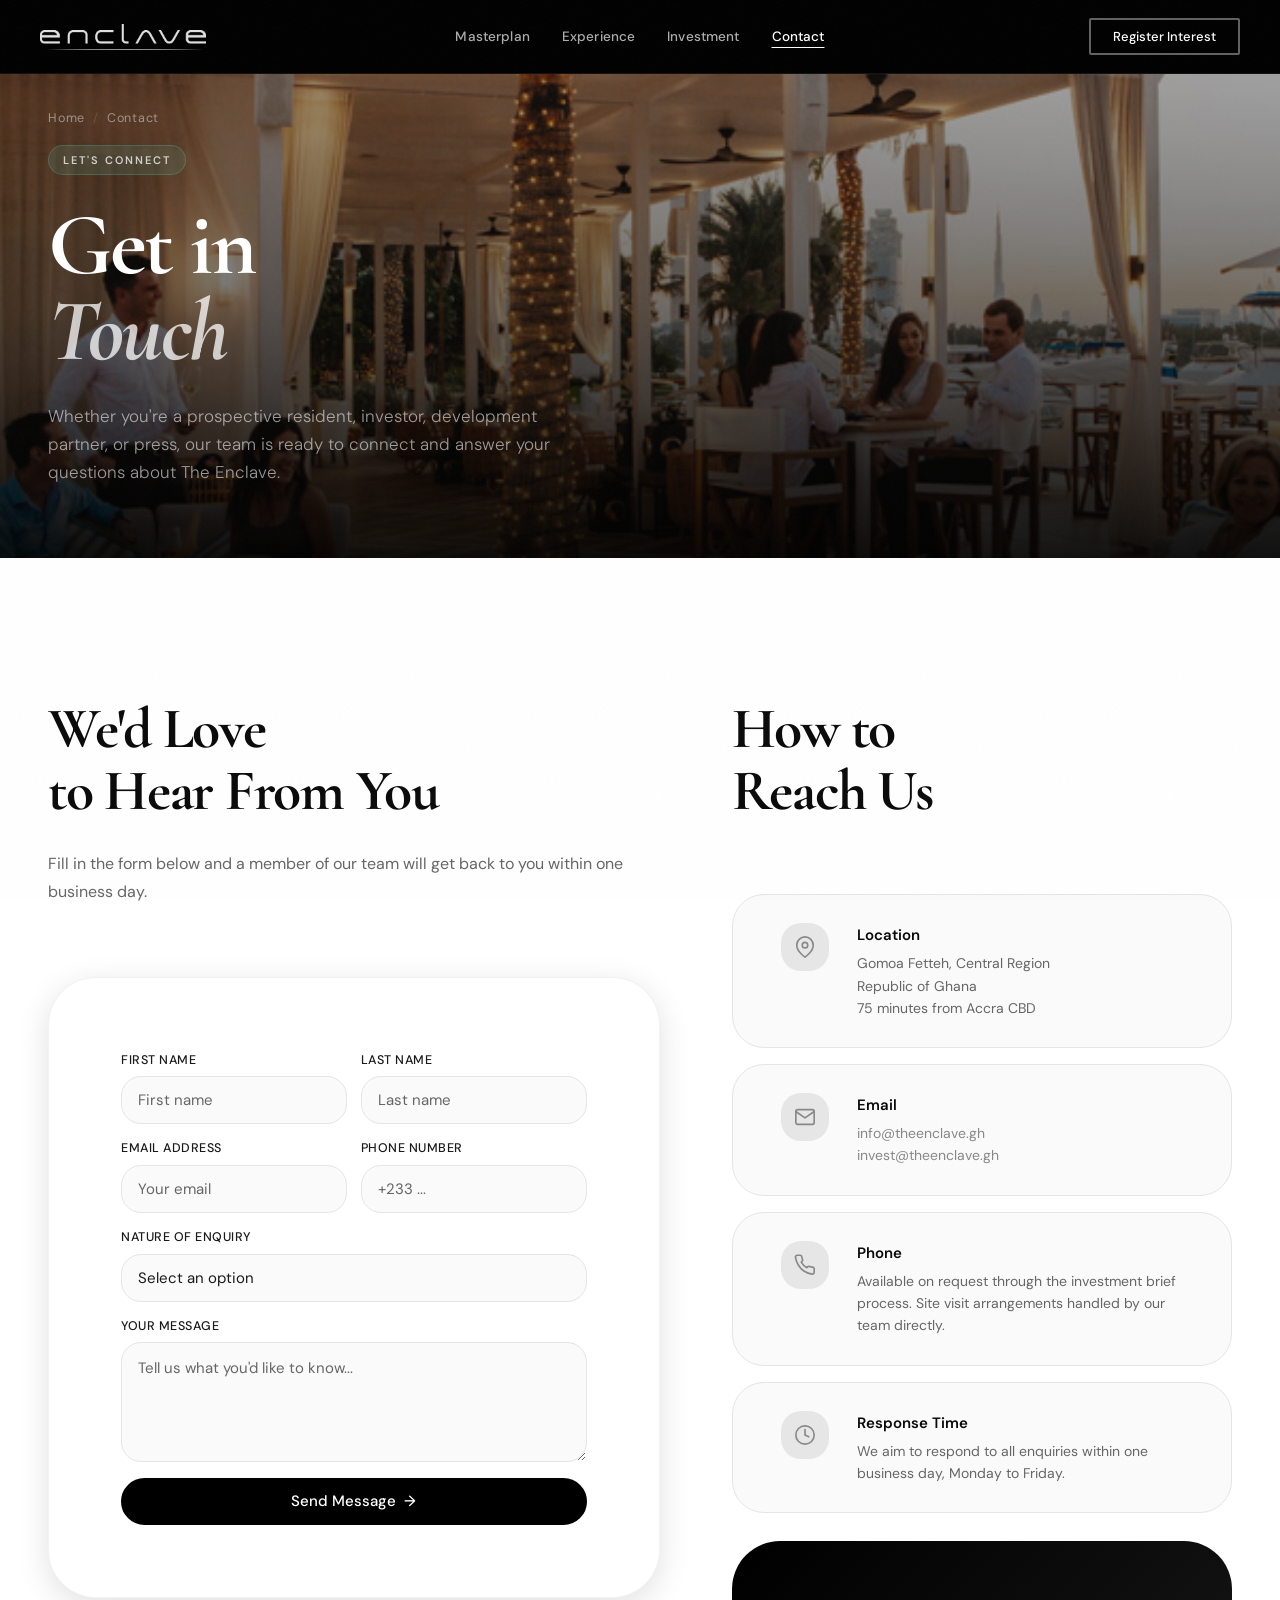
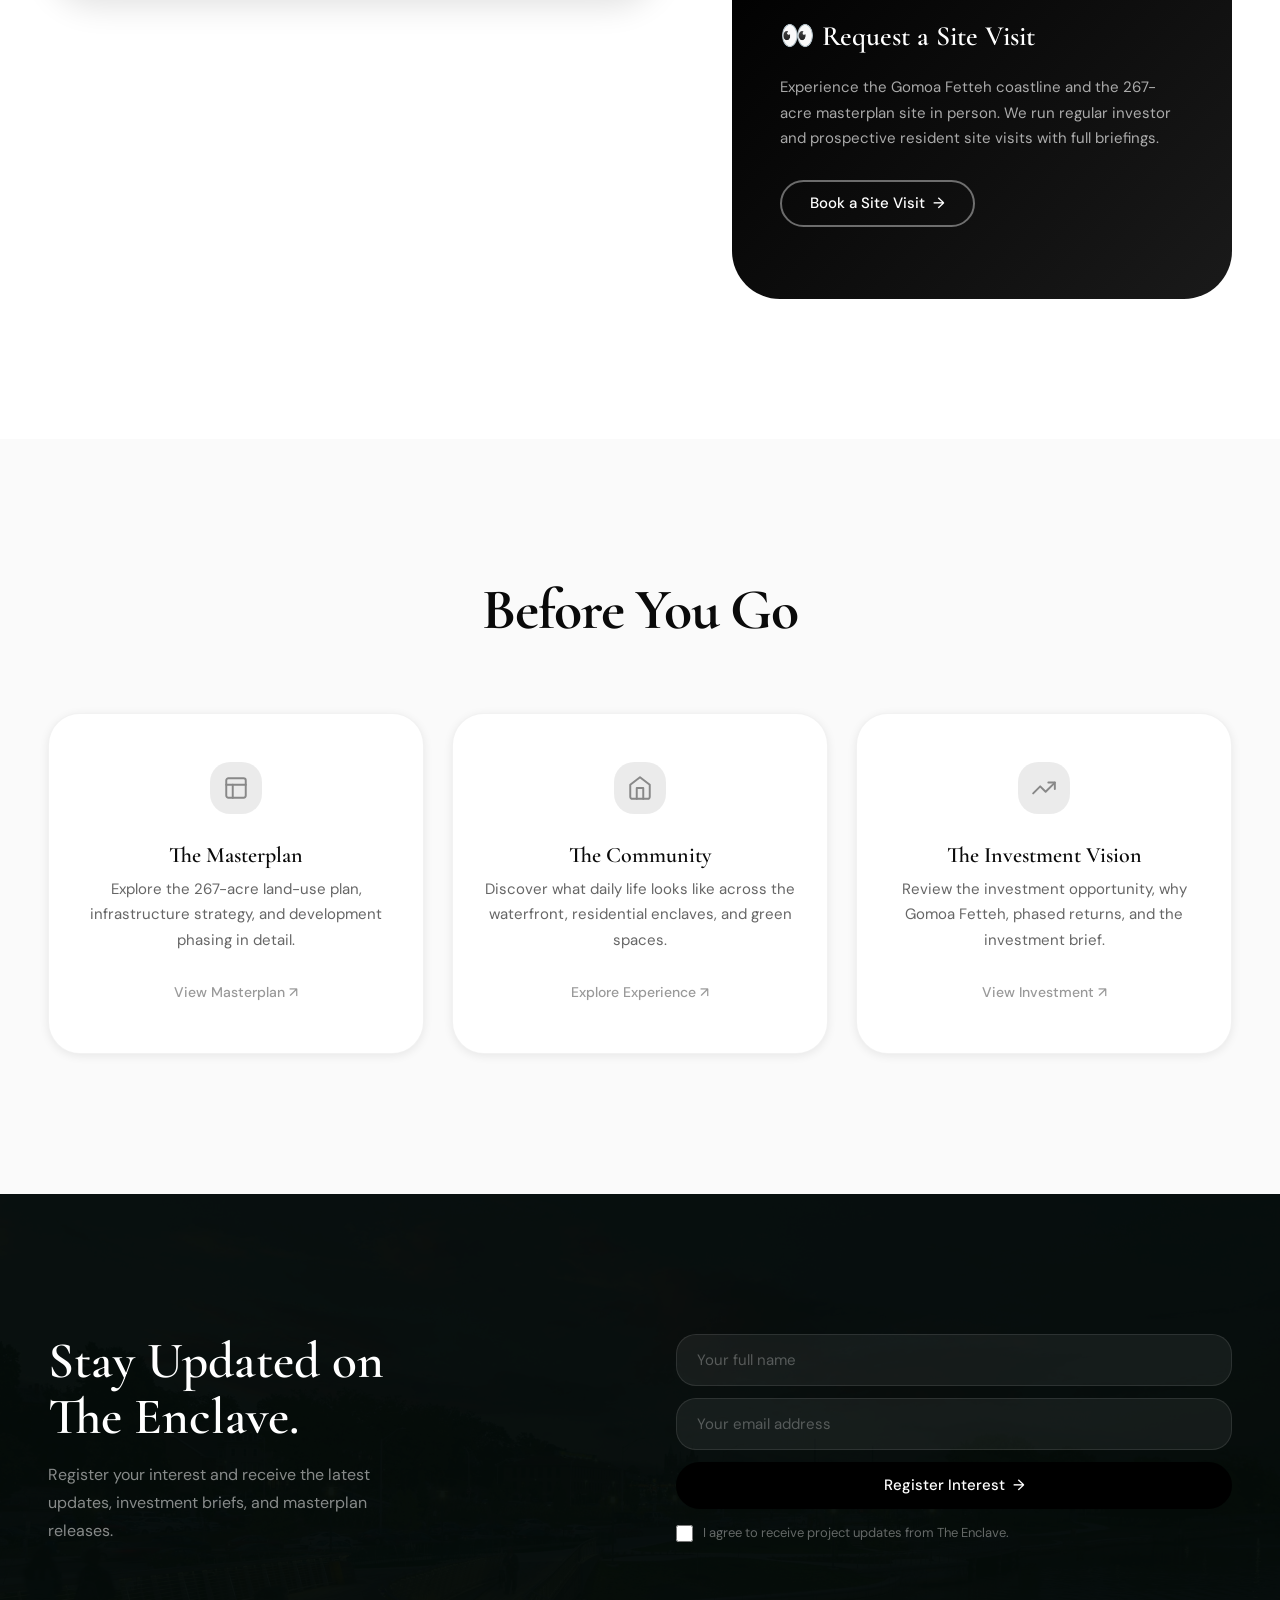
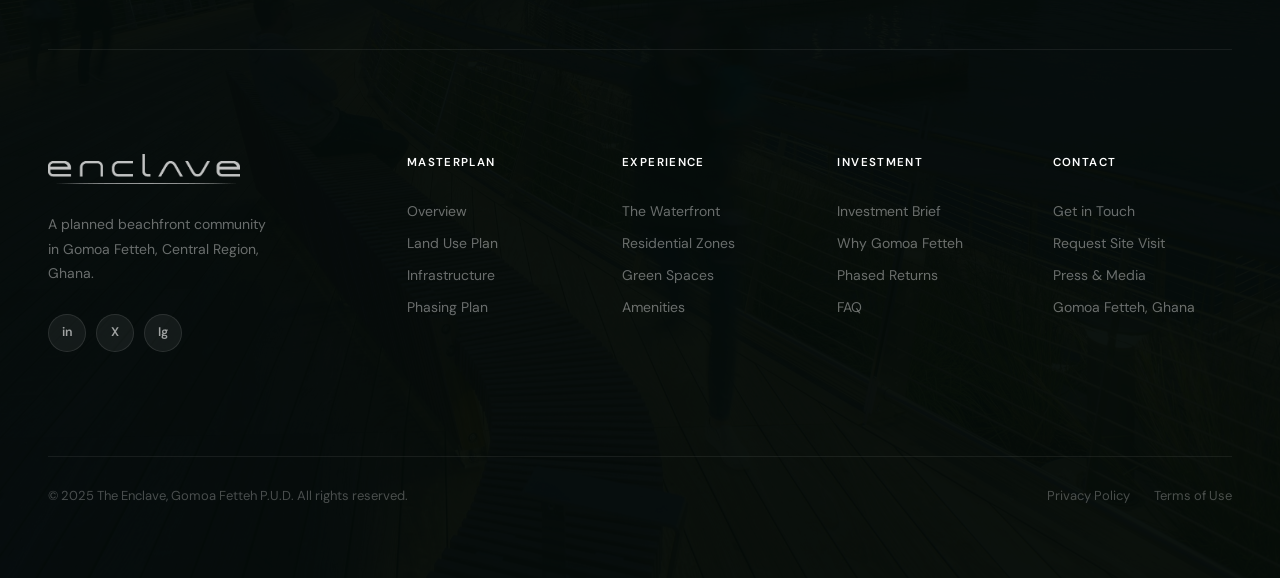
<file: contact.html>
﻿<!DOCTYPE html>
<html lang="en">
<head>
  <meta charset="UTF-8">
  <meta name="viewport" content="width=device-width, initial-scale=1.0">
  <meta name="description" content="Contact The Enclave — Gomoa Fetteh P.U.D. Register your interest, request a site visit, or speak with our development team.">
  <title>Contact — The Enclave Gomoa Fetteh</title>
  <link rel="preconnect" href="https://fonts.googleapis.com">
  <link rel="preconnect" href="https://fonts.gstatic.com" crossorigin>
  <link href="https://fonts.googleapis.com/css2?family=Cormorant+Garamond:ital,wght@0,400;0,500;0,600;0,700;1,400;1,600;1,700&family=DM+Sans:ital,opsz,wght@0,9..40,300;0,9..40,400;0,9..40,500;0,9..40,600;1,9..40,300&display=swap" rel="stylesheet">
  <link rel="stylesheet" href="css/style.css">
</head>
<body>

  <!-- NAV -->
  <nav class="nav" id="nav">
    <div class="nav__pill">
      <a href="index.html" class="nav__logo" aria-label="The Enclave Home">
        <img src="images/logo.png" alt="Enclave" class="nav__logo-img">
      </a>
      <ul class="nav__links" role="list">
        <li><a href="masterplan.html">Masterplan</a></li>
        <li><a href="experience.html">Experience</a></li>
        <li><a href="investment.html">Investment</a></li>
        <li><a href="contact.html" aria-current="page">Contact</a></li>
      </ul>
      <a href="contact.html" class="btn btn--nav">Register Interest</a>
      <button class="nav__toggle" id="navToggle" aria-label="Open menu" aria-expanded="false">
        <span class="nav__toggle-bars">
          <span></span><span></span><span></span>
        </span>
        <span class="nav__toggle-label">MENU</span>
      </button>
    </div>
  </nav>

  <!-- Mobile Nav -->
  <div class="nav__mobile" id="mobileNav" aria-hidden="true">
    <button class="nav__mobile-close" id="mobileClose" aria-label="Close menu">&#x2715;</button>
    <nav aria-label="Mobile navigation">
      <ul class="nav__mobile-links" role="list">
        <li><a href="masterplan.html">Masterplan</a></li>
        <li><a href="experience.html">Experience</a></li>
        <li><a href="investment.html">Investment</a></li>
        <li><a href="contact.html">Contact</a></li>
      </ul>
    </nav>
    <a href="contact.html" class="btn btn--primary btn--lg nav__mobile-cta">Register Interest</a>
  </div>

  <main>

    <!-- ============================================================
         PAGE HERO
         Replace: images/page-hero-contact.jpg
         Ideal: Peaceful coastal shot — beach, lagoon edge, or sunrise
    ============================================================ -->
    <section class="page-hero" aria-labelledby="page-title">
      <div class="page-hero__bg img-block" data-placeholder="page-hero-contact.jpg" aria-hidden="true"></div>
      <div class="page-hero__overlay" aria-hidden="true"></div>
      <div class="page-hero__content">
        <div class="page-hero__breadcrumb">
          <a href="index.html">Home</a>
          <span class="page-hero__breadcrumb-sep" aria-hidden="true">/</span>
          <span>Contact</span>
        </div>
        <div class="page-hero__label" data-anim="fade-up" data-delay="0">Let's Connect</div>
        <h1 class="page-hero__title" id="page-title" data-anim="fade-up" data-delay="150">
          Get in<br><em>Touch</em>
        </h1>
        <p class="page-hero__sub" data-anim="fade-up" data-delay="300">
          Whether you're a prospective resident, investor, development partner, or press, our team is ready to connect and answer your questions about The Enclave.
        </p>
      </div>
    </section>

    <!-- ============================================================
         CONTACT SPLIT — Form + Info Cards
    ============================================================ -->
    <section class="content-section" aria-labelledby="contact-heading">
      <div class="container">
        <div class="contact-split" data-anim="fade-up" data-delay="0">

          <!-- Contact Form -->
          <div>
            <h2 class="section-heading" id="contact-heading" style="margin-bottom:var(--sp-md);">
              We'd Love<br>to Hear From You
            </h2>
            <p style="font-size:16px; color:var(--c-grey); line-height:1.7; margin-bottom:var(--sp-xl);">
              Fill in the form below and a member of our team will get back to you within one business day.
            </p>
            <div class="form-block">
              <form id="contactForm" novalidate>
                <div class="form-grid">
                  <div class="form-field">
                    <label for="c-fname">First Name</label>
                    <input type="text" id="c-fname" name="fname" placeholder="First name" required>
                  </div>
                  <div class="form-field">
                    <label for="c-lname">Last Name</label>
                    <input type="text" id="c-lname" name="lname" placeholder="Last name" required>
                  </div>
                  <div class="form-field">
                    <label for="c-email">Email Address</label>
                    <input type="email" id="c-email" name="email" placeholder="Your email" required>
                  </div>
                  <div class="form-field">
                    <label for="c-phone">Phone Number</label>
                    <input type="tel" id="c-phone" name="phone" placeholder="+233 ...">
                  </div>
                </div>
                <div class="form-grid form-grid--full" style="margin-bottom:14px;">
                  <div class="form-field">
                    <label for="c-enquiry">Nature of Enquiry</label>
                    <select id="c-enquiry" name="enquiry">
                      <option value="" disabled selected>Select an option</option>
                      <option>Residential Interest</option>
                      <option>Investment Enquiry</option>
                      <option>Development Partnership</option>
                      <option>Site Visit Request</option>
                      <option>Press &amp; Media</option>
                      <option>General Question</option>
                    </select>
                  </div>
                </div>
                <div class="form-grid form-grid--full" style="margin-bottom:14px;">
                  <div class="form-field">
                    <label for="c-message">Your Message</label>
                    <textarea id="c-message" name="message" placeholder="Tell us what you'd like to know..."></textarea>
                  </div>
                </div>
                <div class="form-submit">
                  <button type="submit" class="btn btn--primary btn--full" id="contactSubmit">
                    Send Message <span class="btn__arrow" aria-hidden="true">&#8594;</span>
                  </button>
                </div>
              </form>
            </div>
          </div>

          <!-- Info cards -->
          <div>
            <h2 class="section-heading" style="margin-bottom:var(--sp-xl);">
              How to<br>Reach Us
            </h2>

            <div class="contact-info-cards" style="margin-bottom:var(--sp-md);">

              <div class="contact-info-card">
                <div class="contact-info-card__icon" aria-hidden="true">
                  <svg width="22" height="22" viewBox="0 0 24 24" fill="none" stroke="currentColor" stroke-width="1.8" stroke-linecap="round" stroke-linejoin="round">
                    <path d="M21 10c0 7-9 13-9 13s-9-6-9-13a9 9 0 0 1 18 0z"/>
                    <circle cx="12" cy="10" r="3"/>
                  </svg>
                </div>
                <div>
                  <h4>Location</h4>
                  <p>Gomoa Fetteh, Central Region<br>Republic of Ghana<br>75 minutes from Accra CBD</p>
                </div>
              </div>

              <div class="contact-info-card">
                <div class="contact-info-card__icon" aria-hidden="true">
                  <svg width="22" height="22" viewBox="0 0 24 24" fill="none" stroke="currentColor" stroke-width="1.8" stroke-linecap="round" stroke-linejoin="round">
                    <path d="M4 4h16c1.1 0 2 .9 2 2v12c0 1.1-.9 2-2 2H4c-1.1 0-2-.9-2-2V6c0-1.1.9-2 2-2z"/>
                    <polyline points="22,6 12,13 2,6"/>
                  </svg>
                </div>
                <div>
                  <h4>Email</h4>
                  <p>
                    <a href="mailto:info@theenclave.gh" style="color:var(--c-teal); transition:opacity 0.2s ease;">info@theenclave.gh</a><br>
                    <a href="mailto:invest@theenclave.gh" style="color:var(--c-teal); transition:opacity 0.2s ease;">invest@theenclave.gh</a>
                  </p>
                </div>
              </div>

              <div class="contact-info-card">
                <div class="contact-info-card__icon" aria-hidden="true">
                  <svg width="22" height="22" viewBox="0 0 24 24" fill="none" stroke="currentColor" stroke-width="1.8" stroke-linecap="round" stroke-linejoin="round">
                    <path d="M22 16.92v3a2 2 0 0 1-2.18 2 19.79 19.79 0 0 1-8.63-3.07A19.5 19.5 0 0 1 4.69 12 19.79 19.79 0 0 1 1.58 3.5 2 2 0 0 1 3.55 1.31h3a2 2 0 0 1 2 1.72c.127.96.361 1.903.7 2.81a2 2 0 0 1-.45 2.11L7.91 8.88a16 16 0 0 0 6.07 6.07l.88-.88a2 2 0 0 1 2.11-.45c.907.339 1.85.573 2.81.7A2 2 0 0 1 22 16.92z"/>
                  </svg>
                </div>
                <div>
                  <h4>Phone</h4>
                  <p>Available on request through the investment brief process. Site visit arrangements handled by our team directly.</p>
                </div>
              </div>

              <div class="contact-info-card">
                <div class="contact-info-card__icon" aria-hidden="true">
                  <svg width="22" height="22" viewBox="0 0 24 24" fill="none" stroke="currentColor" stroke-width="1.8" stroke-linecap="round" stroke-linejoin="round">
                    <circle cx="12" cy="12" r="10"/>
                    <polyline points="12 6 12 12 16 14"/>
                  </svg>
                </div>
                <div>
                  <h4>Response Time</h4>
                  <p>We aim to respond to all enquiries within one business day, Monday to Friday.</p>
                </div>
              </div>

            </div>

            <!-- Site Visit Card -->
            <div class="site-visit-card">
              <h3>&#128064; Request a Site Visit</h3>
              <p>Experience the Gomoa Fetteh coastline and the 267-acre masterplan site in person. We run regular investor and prospective resident site visits with full briefings.</p>
              <a href="#contactForm" class="btn btn--ghost" style="border-color:rgba(255,255,255,0.4);" onclick="document.getElementById('c-enquiry').value='Site Visit Request';">
                Book a Site Visit <span class="btn__arrow" aria-hidden="true">&#8594;</span>
              </a>
            </div>

          </div>
        </div>
      </div>
    </section>

    <!-- ============================================================
         QUICK LINKS / NEXT STEPS
    ============================================================ -->
    <section class="content-section content-section--sand" aria-labelledby="links-heading">
      <div class="container">
        <div class="intro__header" data-anim="fade-up" data-delay="0" style="text-align:center; margin-bottom:var(--sp-xl);">
          <h2 class="section-heading" id="links-heading">Before You Go</h2>
        </div>

        <div class="feature-cards" data-anim="fade-up" data-delay="0">

          <div class="feature-card" style="text-align:center;">
            <div class="feature-card__icon" style="margin:0 auto var(--sp-md);" aria-hidden="true">
              <svg width="26" height="26" viewBox="0 0 24 24" fill="none" stroke="currentColor" stroke-width="1.8" stroke-linecap="round" stroke-linejoin="round">
                <rect x="3" y="3" width="18" height="18" rx="2"/>
                <line x1="3" y1="9" x2="21" y2="9"/>
                <line x1="9" y1="21" x2="9" y2="9"/>
              </svg>
            </div>
            <h3>The Masterplan</h3>
            <p>Explore the 267-acre land-use plan, infrastructure strategy, and development phasing in detail.</p>
            <a href="masterplan.html" class="highlights__card-link" style="display:inline-flex; margin-top:var(--sp-md); color:var(--c-teal);">View Masterplan &#8599;</a>
          </div>

          <div class="feature-card" style="text-align:center;">
            <div class="feature-card__icon" style="margin:0 auto var(--sp-md);" aria-hidden="true">
              <svg width="26" height="26" viewBox="0 0 24 24" fill="none" stroke="currentColor" stroke-width="1.8" stroke-linecap="round" stroke-linejoin="round">
                <path d="M3 9l9-7 9 7v11a2 2 0 0 1-2 2H5a2 2 0 0 1-2-2z"/>
                <polyline points="9 22 9 12 15 12 15 22"/>
              </svg>
            </div>
            <h3>The Community</h3>
            <p>Discover what daily life looks like across the waterfront, residential enclaves, and green spaces.</p>
            <a href="experience.html" class="highlights__card-link" style="display:inline-flex; margin-top:var(--sp-md); color:var(--c-teal);">Explore Experience &#8599;</a>
          </div>

          <div class="feature-card" style="text-align:center;">
            <div class="feature-card__icon" style="margin:0 auto var(--sp-md);" aria-hidden="true">
              <svg width="26" height="26" viewBox="0 0 24 24" fill="none" stroke="currentColor" stroke-width="1.8" stroke-linecap="round" stroke-linejoin="round">
                <polyline points="22 7 13.5 15.5 8.5 10.5 2 17"/>
                <polyline points="16 7 22 7 22 13"/>
              </svg>
            </div>
            <h3>The Investment Vision</h3>
            <p>Review the investment opportunity, why Gomoa Fetteh, phased returns, and the investment brief.</p>
            <a href="investment.html" class="highlights__card-link" style="display:inline-flex; margin-top:var(--sp-md); color:var(--c-teal);">View Investment &#8599;</a>
          </div>

        </div>
      </div>
    </section>

  </main>

  <!-- FOOTER -->
  <footer class="footer" aria-labelledby="footer-heading">
    <div class="footer__bg img-block" data-placeholder="footer-coastal-dusk.jpg" aria-hidden="true"></div>
    <div class="footer__overlay" aria-hidden="true"></div>
    <div class="footer__content">
      <div class="footer__newsletter">
        <div class="footer__newsletter-text">
          <h2 id="footer-heading">Stay Updated on<br>The Enclave.</h2>
          <p>Register your interest and receive the latest updates, investment briefs, and masterplan releases.</p>
        </div>
        <div class="footer__newsletter-form">
          <form class="footer__form" id="newsletterForm" novalidate>
            <div class="footer__form-fields">
              <input type="text" name="name" placeholder="Your full name" required aria-label="Full name">
              <input type="email" name="email" placeholder="Your email address" required aria-label="Email address">
            </div>
            <button type="submit" class="btn btn--primary btn--full">Register Interest <span class="btn__arrow" aria-hidden="true">&#8594;</span></button>
            <label class="footer__form-check">
              <input type="checkbox" required>
              <span>I agree to receive project updates from The Enclave.</span>
            </label>
          </form>
        </div>
      </div>
      <div class="footer__divider" aria-hidden="true"></div>
      <div class="footer__columns">
        <div class="footer__brand"><img src="images/logo.png" alt="Enclave" class="footer__logo-img"><p>A planned beachfront community in Gomoa Fetteh, Central Region, Ghana.</p><div class="footer__social"><a href="#" aria-label="LinkedIn">in</a><a href="#" aria-label="X">X</a><a href="#" aria-label="Instagram">Ig</a></div></div>
        <div class="footer__col"><h3>Masterplan</h3><ul role="list"><li><a href="masterplan.html">Overview</a></li><li><a href="masterplan.html">Land Use Plan</a></li><li><a href="masterplan.html">Infrastructure</a></li><li><a href="masterplan.html">Phasing Plan</a></li></ul></div>
        <div class="footer__col"><h3>Experience</h3><ul role="list"><li><a href="experience.html">The Waterfront</a></li><li><a href="experience.html">Residential Zones</a></li><li><a href="experience.html">Green Spaces</a></li><li><a href="experience.html">Amenities</a></li></ul></div>
        <div class="footer__col"><h3>Investment</h3><ul role="list"><li><a href="investment.html">Investment Brief</a></li><li><a href="investment.html">Why Gomoa Fetteh</a></li><li><a href="investment.html">Phased Returns</a></li><li><a href="investment.html">FAQ</a></li></ul></div>
        <div class="footer__col"><h3>Contact</h3><ul role="list"><li><a href="contact.html">Get in Touch</a></li><li><a href="contact.html">Request Site Visit</a></li><li><a href="contact.html">Press &amp; Media</a></li><li>Gomoa Fetteh, Ghana</li></ul></div>
      </div>
      <div class="footer__bottom">
        <span>&copy; 2025 The Enclave, Gomoa Fetteh P.U.D. All rights reserved.</span>
        <div class="footer__bottom-links"><a href="#">Privacy Policy</a><a href="#">Terms of Use</a></div>
      </div>
    </div>
  </footer>

  <script src="js/main.js"></script>
</body>
</html>
</file>
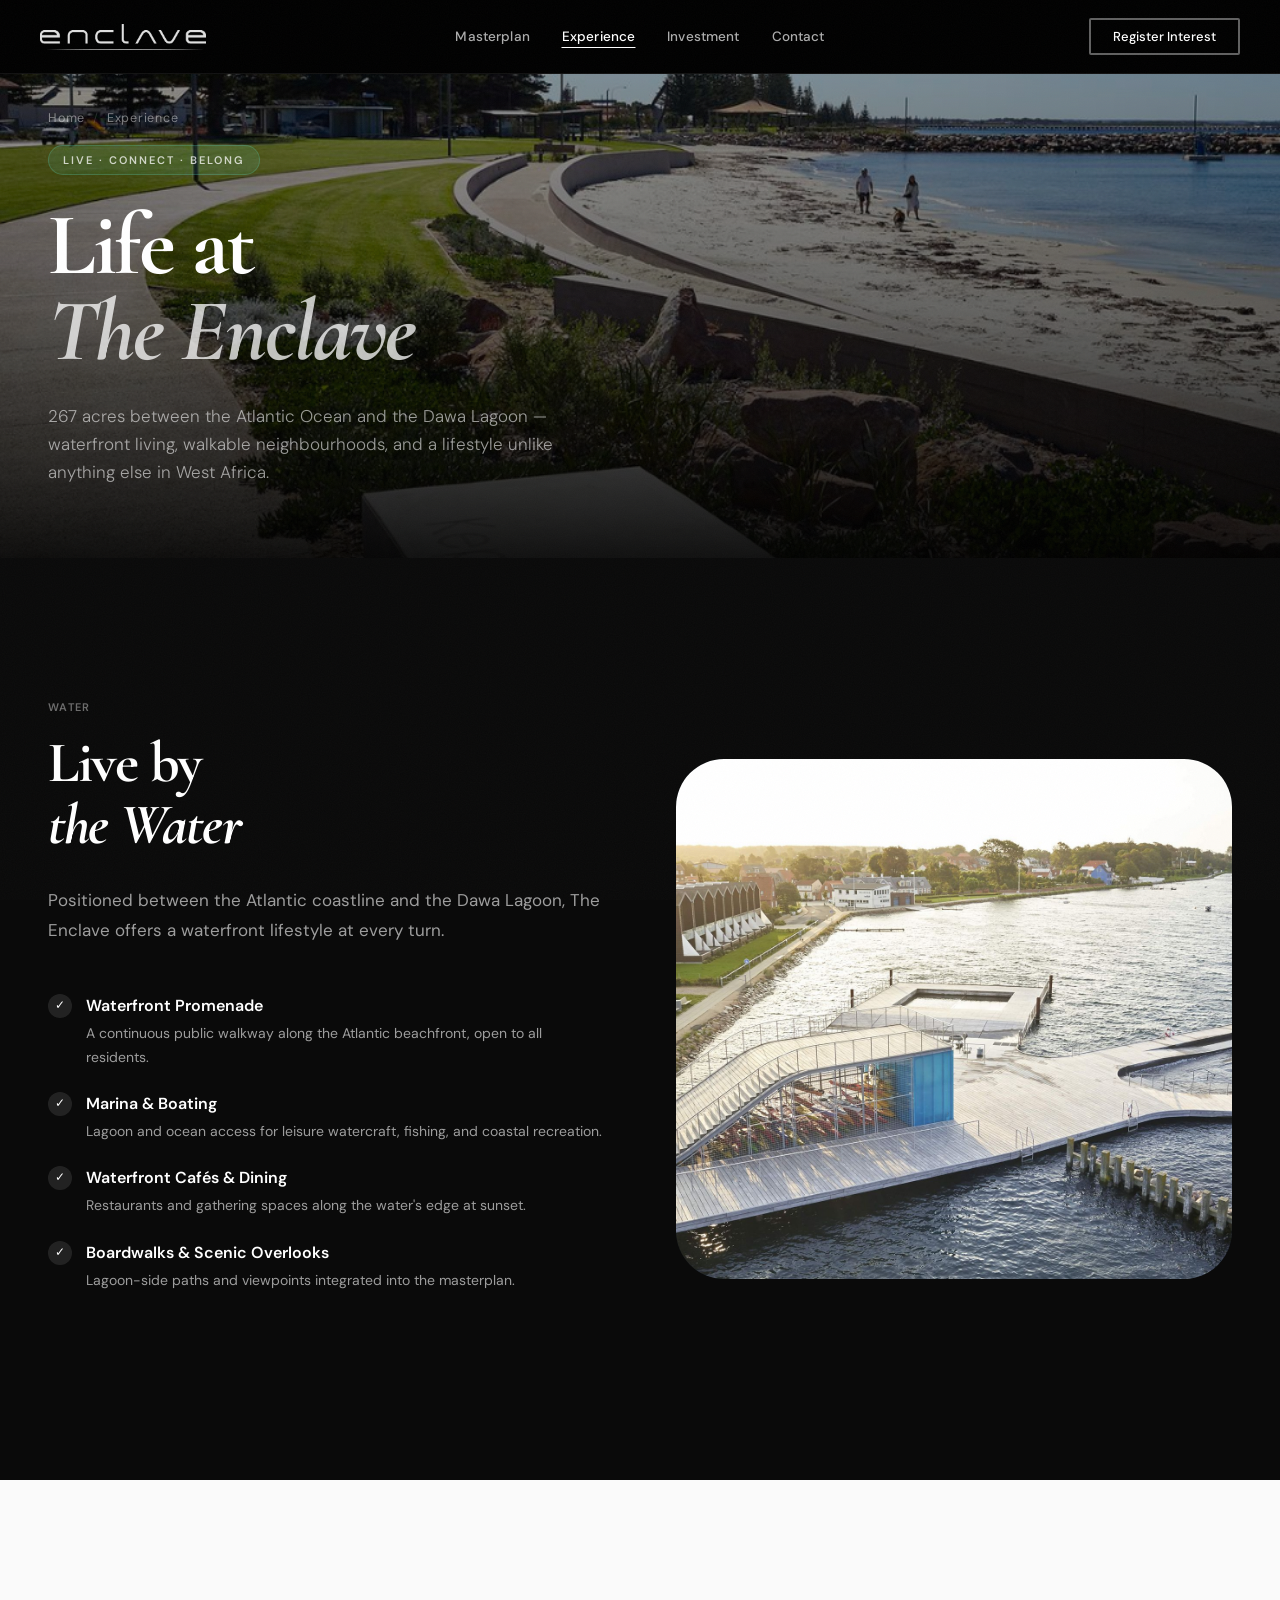
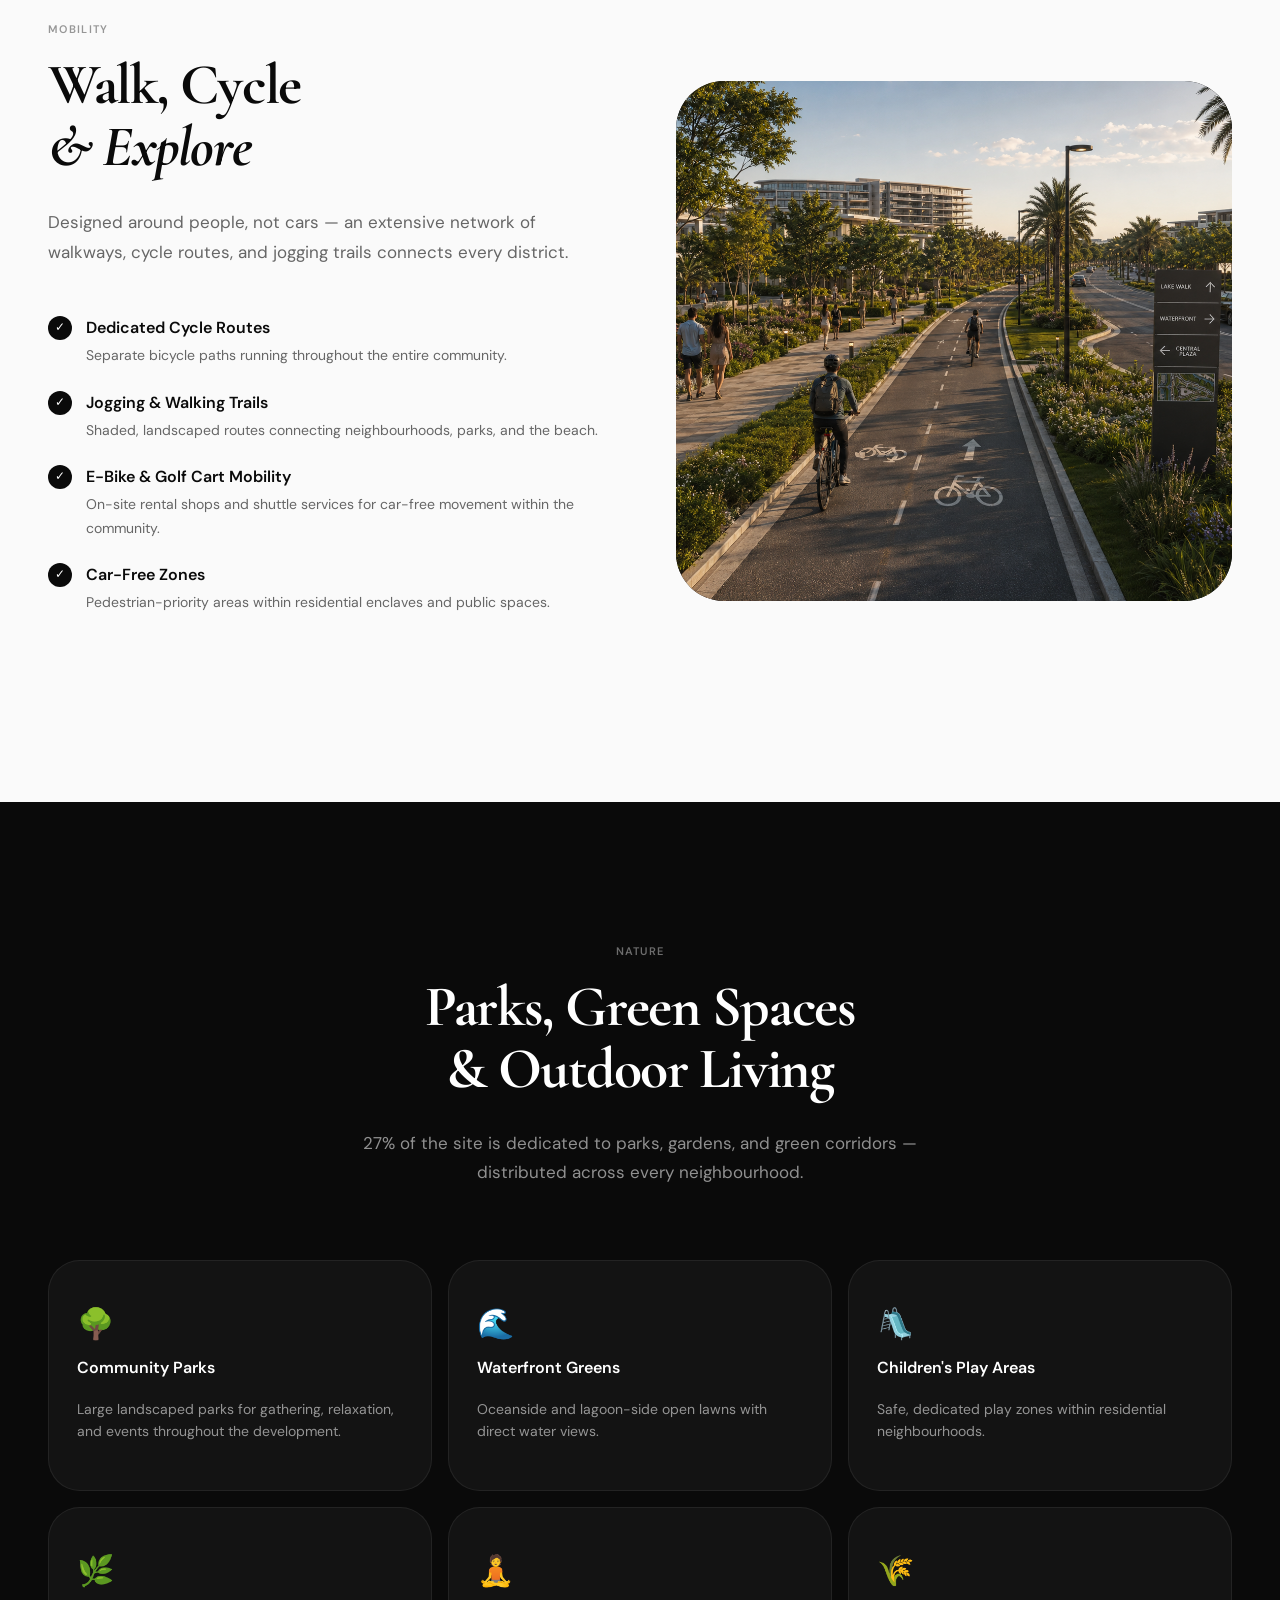
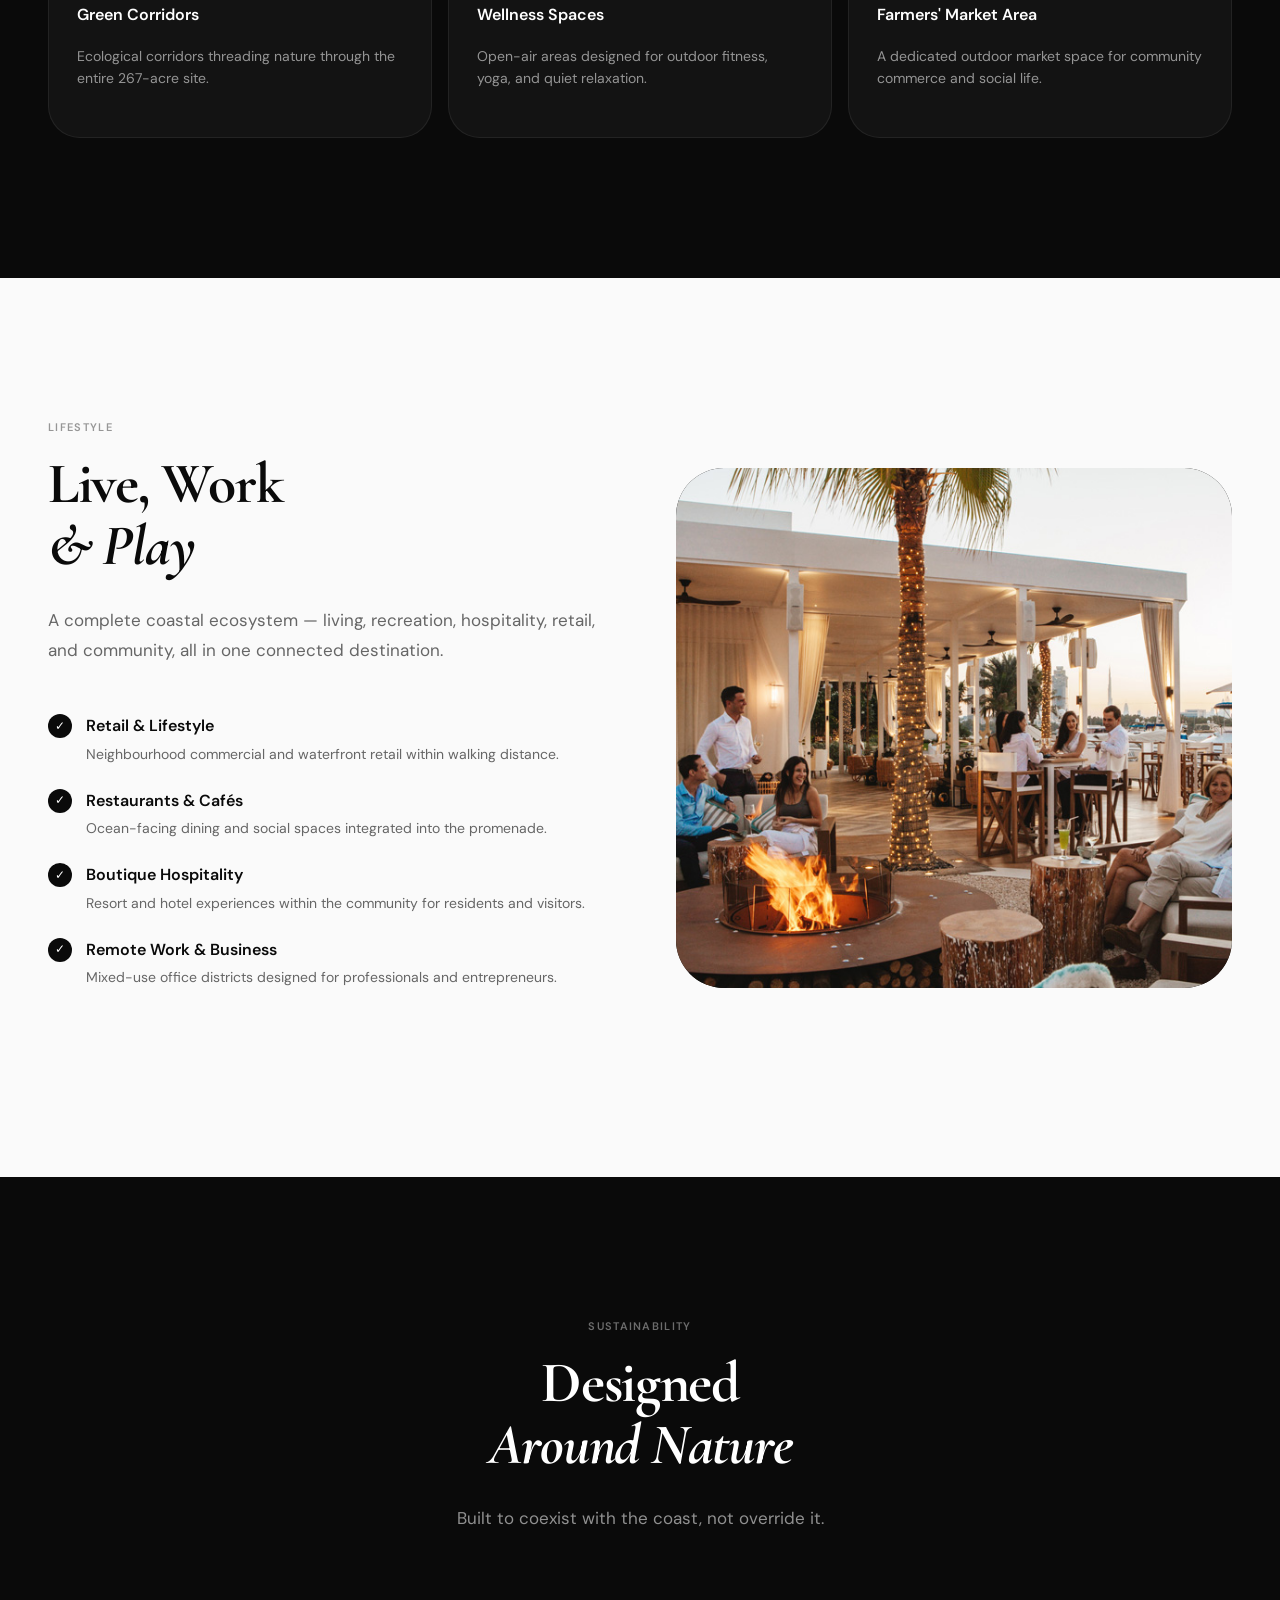
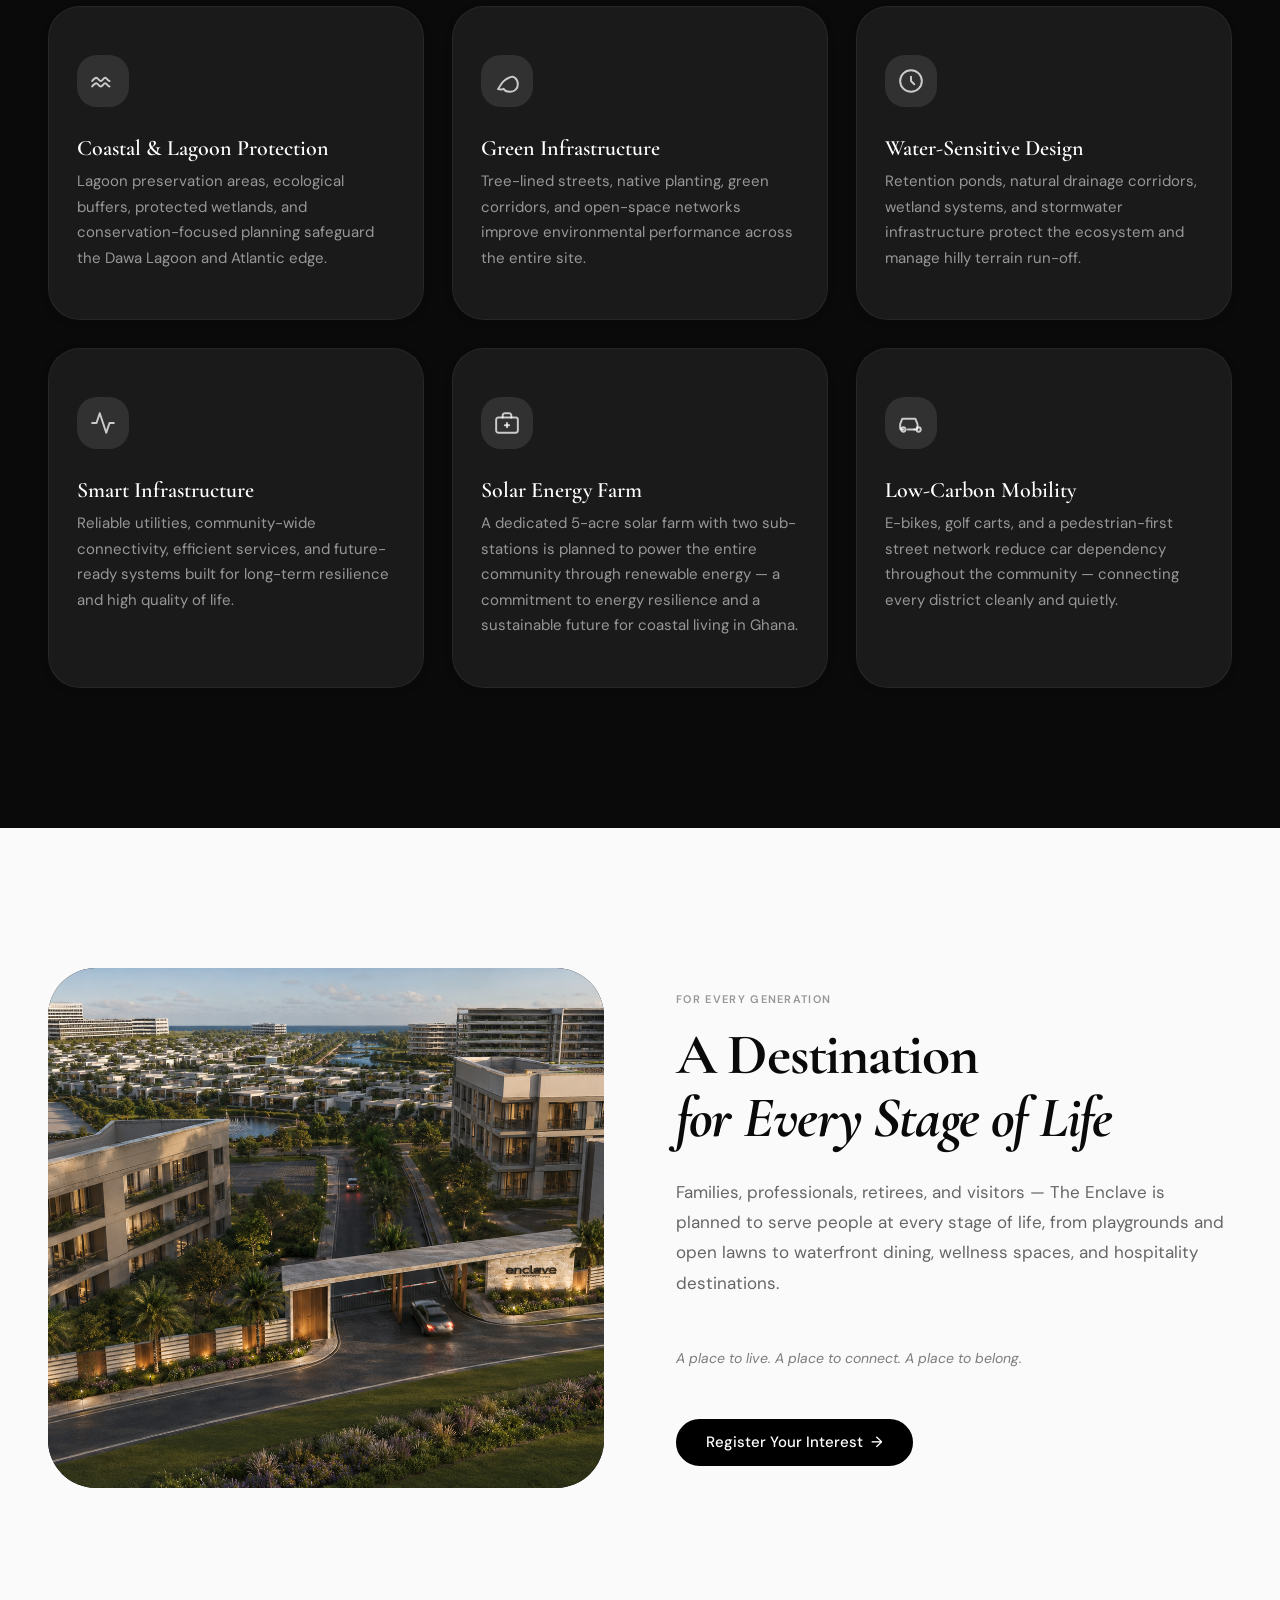
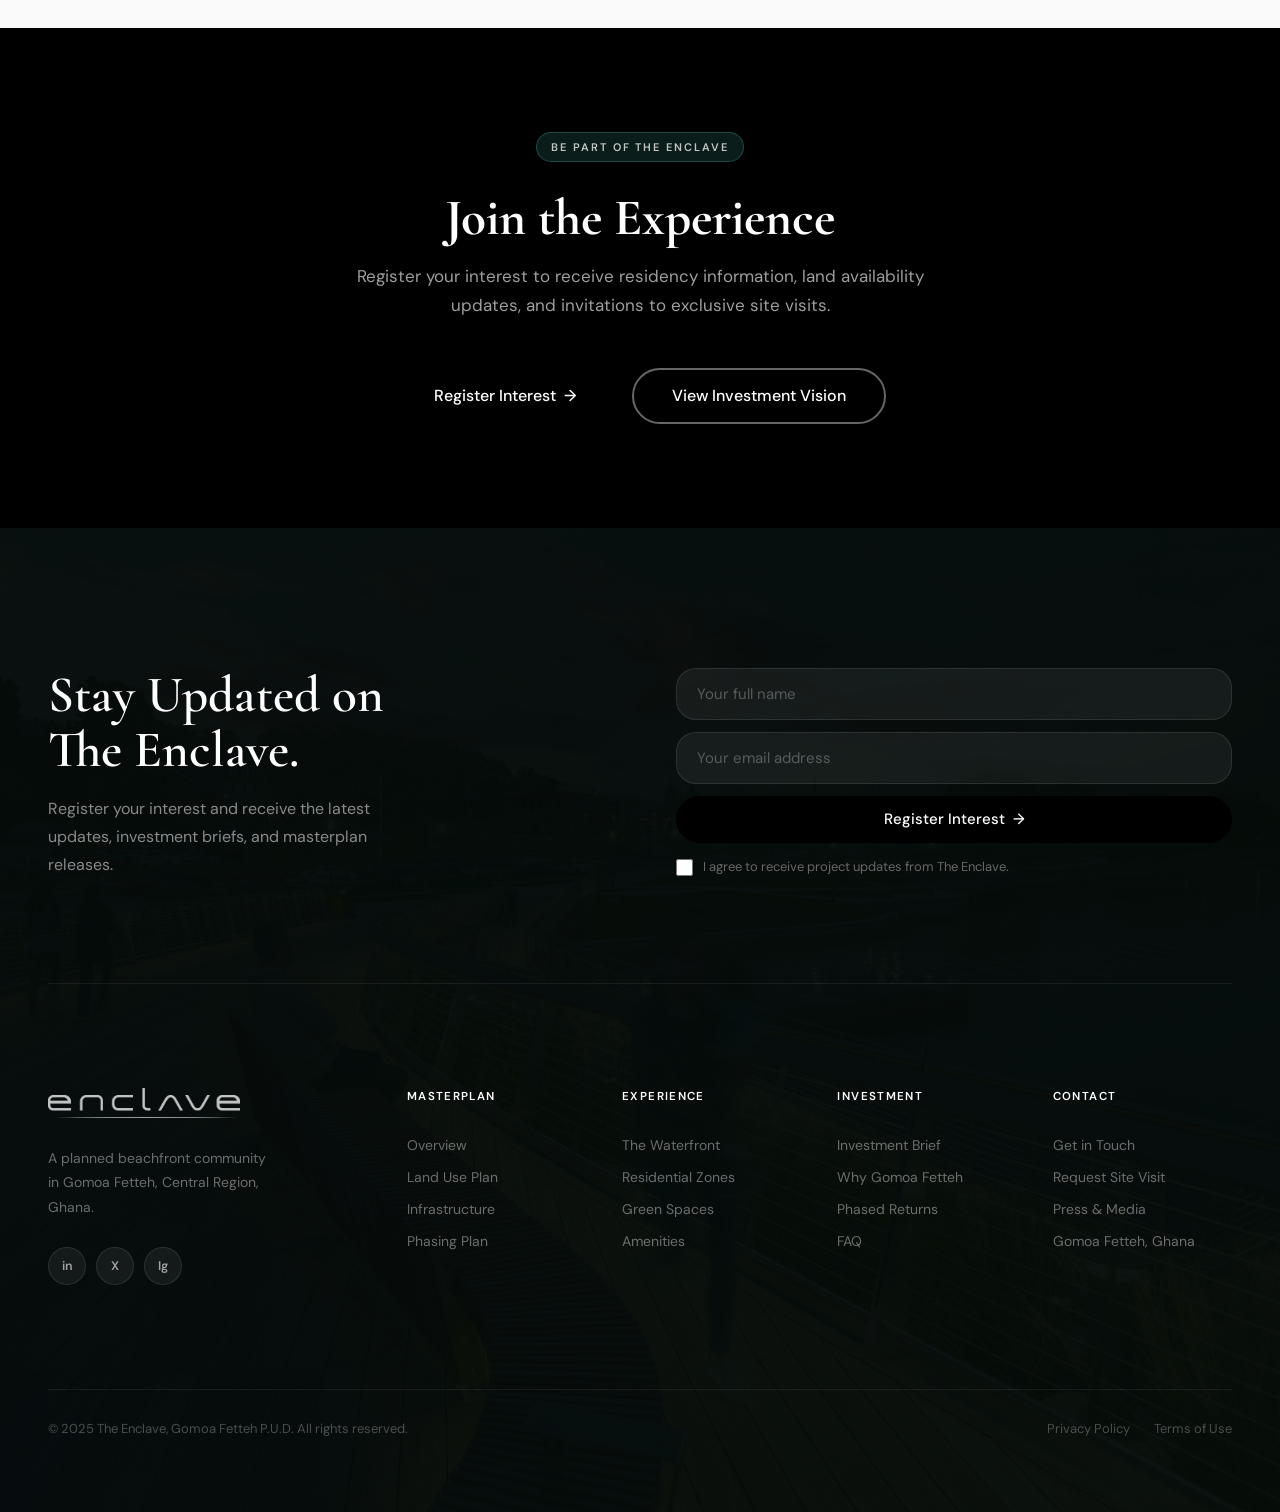
<file: experience.html>
<!DOCTYPE html>
<html lang="en">
<head>
  <meta charset="UTF-8">
  <meta name="viewport" content="width=device-width, initial-scale=1.0">
  <meta name="description" content="Experience The Enclave — waterfront living, green spaces, walkable neighbourhoods, and a coastal lifestyle unlike anything else in Ghana.">
  <title>Experience — The Enclave Gomoa Fetteh</title>
  <link rel="preconnect" href="https://fonts.googleapis.com">
  <link rel="preconnect" href="https://fonts.gstatic.com" crossorigin>
  <link href="https://fonts.googleapis.com/css2?family=Cormorant+Garamond:ital,wght@0,400;0,500;0,600;0,700;1,400;1,600;1,700&family=DM+Sans:ital,opsz,wght@0,9..40,300;0,9..40,400;0,9..40,500;0,9..40,600;1,9..40,300&display=swap" rel="stylesheet">
  <link rel="stylesheet" href="css/style.css">
</head>
<body>

  <!-- NAV -->
  <nav class="nav" id="nav">
    <div class="nav__pill">
      <a href="index.html" class="nav__logo" aria-label="The Enclave Home">
        <img src="images/logo.png" alt="Enclave" class="nav__logo-img">
      </a>
      <ul class="nav__links" role="list">
        <li><a href="masterplan.html">Masterplan</a></li>
        <li><a href="experience.html" aria-current="page">Experience</a></li>
        <li><a href="investment.html">Investment</a></li>
        <li><a href="contact.html">Contact</a></li>
      </ul>
      <a href="contact.html" class="btn btn--nav">Register Interest</a>
      <button class="nav__toggle" id="navToggle" aria-label="Open menu" aria-expanded="false">
        <span class="nav__toggle-bars">
          <span></span><span></span><span></span>
        </span>
        <span class="nav__toggle-label">MENU</span>
      </button>
    </div>
  </nav>

  <!-- Mobile Nav -->
  <div class="nav__mobile" id="mobileNav" aria-hidden="true">
    <button class="nav__mobile-close" id="mobileClose" aria-label="Close menu">&#x2715;</button>
    <nav aria-label="Mobile navigation">
      <ul class="nav__mobile-links" role="list">
        <li><a href="masterplan.html">Masterplan</a></li>
        <li><a href="experience.html">Experience</a></li>
        <li><a href="investment.html">Investment</a></li>
        <li><a href="contact.html">Contact</a></li>
      </ul>
    </nav>
    <a href="contact.html" class="btn btn--primary btn--lg nav__mobile-cta">Register Interest</a>
  </div>

  <main>

    <!-- PAGE HERO -->
    <section class="page-hero" aria-labelledby="page-title">
      <div class="page-hero__bg img-block" style="background-image:url('images/Images/Esperance Waterfront.png'); background-position:center 60%; background-color:#060606;" aria-hidden="true"></div>
      <div class="page-hero__overlay" aria-hidden="true"></div>
      <div class="page-hero__content">
        <div class="page-hero__breadcrumb">
          <a href="index.html">Home</a>
          <span class="page-hero__breadcrumb-sep" aria-hidden="true">/</span>
          <span>Experience</span>
        </div>
        <div class="page-hero__label" data-anim="fade-up" data-delay="0">Live · Connect · Belong</div>
        <h1 class="page-hero__title" id="page-title" data-anim="fade-up" data-delay="150">
          Life at<br><em>The Enclave</em>
        </h1>
        <p class="page-hero__sub" data-anim="fade-up" data-delay="300">
          267 acres between the Atlantic Ocean and the Dawa Lagoon — waterfront living, walkable neighbourhoods, and a lifestyle unlike anything else in West Africa.
        </p>
      </div>
    </section>

    <!-- LIVE BY THE WATER -->
    <section class="content-section" style="background:var(--c-black);" aria-labelledby="water-heading">
      <div class="container">
        <div class="split" data-anim="fade-up" data-delay="0">
          <div class="split__content">
            <div class="section-eyebrow" style="color:rgba(255,255,255,0.4);">Water</div>
            <h2 class="section-heading" id="water-heading" style="color:var(--c-white);">Live by<br><em>the Water</em></h2>
            <p class="split__body" style="color:rgba(255,255,255,0.6);">Positioned between the Atlantic coastline and the Dawa Lagoon, The Enclave offers a waterfront lifestyle at every turn.</p>
            <ul class="feature-split__list feature-split__list--dark" role="list">
              <li>
                <span class="feature-split__check" aria-hidden="true" style="background:rgba(255,255,255,0.1); color:var(--c-white);">&#10003;</span>
                <div><strong>Waterfront Promenade</strong><p>A continuous public walkway along the Atlantic beachfront, open to all residents.</p></div>
              </li>
              <li>
                <span class="feature-split__check" aria-hidden="true" style="background:rgba(255,255,255,0.1); color:var(--c-white);">&#10003;</span>
                <div><strong>Marina &amp; Boating</strong><p>Lagoon and ocean access for leisure watercraft, fishing, and coastal recreation.</p></div>
              </li>
              <li>
                <span class="feature-split__check" aria-hidden="true" style="background:rgba(255,255,255,0.1); color:var(--c-white);">&#10003;</span>
                <div><strong>Waterfront Cafés &amp; Dining</strong><p>Restaurants and gathering spaces along the water's edge at sunset.</p></div>
              </li>
              <li>
                <span class="feature-split__check" aria-hidden="true" style="background:rgba(255,255,255,0.1); color:var(--c-white);">&#10003;</span>
                <div><strong>Boardwalks &amp; Scenic Overlooks</strong><p>Lagoon-side paths and viewpoints integrated into the masterplan.</p></div>
              </li>
            </ul>
          </div>
          <div class="split__image-wrap">
            <div class="split__image img-block"
              style="background-image:url('images/Images/Faaborg Harbour Bath.jpg'); background-color:#060d14; background-position:center 40%;"
              aria-label="Waterfront district at The Enclave"></div>
          </div>
        </div>
      </div>
    </section>

    <!-- WALK, CYCLE & EXPLORE -->
    <section class="content-section content-section--sand" aria-labelledby="move-heading">
      <div class="container">
        <div class="split split--flip" data-anim="fade-up" data-delay="0">
          <div class="split__image-wrap">
            <div class="split__image img-block"
              style="background-image:url('images/Images/enclave-bike-walk-path.png'); background-color:#0a0a0a; background-position:center 55%;"
              aria-label="Cycling and walking paths through The Enclave"></div>
          </div>
          <div class="split__content">
            <div class="section-eyebrow" style="color:rgba(0,0,0,0.4);">Mobility</div>
            <h2 class="section-heading" id="move-heading">Walk, Cycle<br><em>&amp; Explore</em></h2>
            <p class="split__body">Designed around people, not cars — an extensive network of walkways, cycle routes, and jogging trails connects every district.</p>
            <ul class="feature-split__list" role="list">
              <li>
                <span class="feature-split__check" aria-hidden="true">&#10003;</span>
                <div><strong>Dedicated Cycle Routes</strong><p>Separate bicycle paths running throughout the entire community.</p></div>
              </li>
              <li>
                <span class="feature-split__check" aria-hidden="true">&#10003;</span>
                <div><strong>Jogging &amp; Walking Trails</strong><p>Shaded, landscaped routes connecting neighbourhoods, parks, and the beach.</p></div>
              </li>
              <li>
                <span class="feature-split__check" aria-hidden="true">&#10003;</span>
                <div><strong>E-Bike &amp; Golf Cart Mobility</strong><p>On-site rental shops and shuttle services for car-free movement within the community.</p></div>
              </li>
              <li>
                <span class="feature-split__check" aria-hidden="true">&#10003;</span>
                <div><strong>Car-Free Zones</strong><p>Pedestrian-priority areas within residential enclaves and public spaces.</p></div>
              </li>
            </ul>
          </div>
        </div>
      </div>
    </section>

    <!-- PARKS & GREEN SPACES -->
    <section class="content-section" style="background:var(--c-black);" aria-labelledby="parks-heading">
      <div class="container">
        <div class="intro__header" data-anim="fade-up" data-delay="0" style="text-align:center; margin-bottom:var(--sp-xl);">
          <div class="section-eyebrow" style="color:rgba(255,255,255,0.4);">Nature</div>
          <h2 class="section-heading" id="parks-heading" style="color:var(--c-white);">Parks, Green Spaces<br>&amp; Outdoor Living</h2>
          <p class="section-sub" style="margin:0 auto; text-align:center; color:rgba(255,255,255,0.55);">27% of the site is dedicated to parks, gardens, and green corridors — distributed across every neighbourhood.</p>
        </div>

        <div class="amenities-grid" data-anim="fade-up" data-delay="0" style="--tile-bg: rgba(255,255,255,0.04); --tile-border: rgba(255,255,255,0.07); --tile-color: rgba(255,255,255,0.75); --tile-head: #fff;">

          <div class="amenity-tile exp-tile">
            <span class="amenity-tile__icon" aria-hidden="true">🌳</span>
            <h4>Community Parks</h4>
            <p>Large landscaped parks for gathering, relaxation, and events throughout the development.</p>
          </div>

          <div class="amenity-tile exp-tile">
            <span class="amenity-tile__icon" aria-hidden="true">🌊</span>
            <h4>Waterfront Greens</h4>
            <p>Oceanside and lagoon-side open lawns with direct water views.</p>
          </div>

          <div class="amenity-tile exp-tile">
            <span class="amenity-tile__icon" aria-hidden="true">🛝</span>
            <h4>Children's Play Areas</h4>
            <p>Safe, dedicated play zones within residential neighbourhoods.</p>
          </div>

          <div class="amenity-tile exp-tile">
            <span class="amenity-tile__icon" aria-hidden="true">🌿</span>
            <h4>Green Corridors</h4>
            <p>Ecological corridors threading nature through the entire 267-acre site.</p>
          </div>

          <div class="amenity-tile exp-tile">
            <span class="amenity-tile__icon" aria-hidden="true">🧘</span>
            <h4>Wellness Spaces</h4>
            <p>Open-air areas designed for outdoor fitness, yoga, and quiet relaxation.</p>
          </div>

          <div class="amenity-tile exp-tile">
            <span class="amenity-tile__icon" aria-hidden="true">🌾</span>
            <h4>Farmers' Market Area</h4>
            <p>A dedicated outdoor market space for community commerce and social life.</p>
          </div>

        </div>
      </div>
    </section>

    <!-- LIVE WORK PLAY — image full bg with overlay cards -->
    <section class="content-section content-section--sand" aria-labelledby="lwp-heading">
      <div class="container">
        <div class="split" data-anim="fade-up" data-delay="0">
          <div class="split__content">
            <div class="section-eyebrow" style="color:rgba(0,0,0,0.4);">Lifestyle</div>
            <h2 class="section-heading" id="lwp-heading">Live, Work<br><em>&amp; Play</em></h2>
            <p class="split__body">A complete coastal ecosystem — living, recreation, hospitality, retail, and community, all in one connected destination.</p>
            <ul class="feature-split__list" role="list">
              <li>
                <span class="feature-split__check" aria-hidden="true">&#10003;</span>
                <div><strong>Retail &amp; Lifestyle</strong><p>Neighbourhood commercial and waterfront retail within walking distance.</p></div>
              </li>
              <li>
                <span class="feature-split__check" aria-hidden="true">&#10003;</span>
                <div><strong>Restaurants &amp; Cafés</strong><p>Ocean-facing dining and social spaces integrated into the promenade.</p></div>
              </li>
              <li>
                <span class="feature-split__check" aria-hidden="true">&#10003;</span>
                <div><strong>Boutique Hospitality</strong><p>Resort and hotel experiences within the community for residents and visitors.</p></div>
              </li>
              <li>
                <span class="feature-split__check" aria-hidden="true">&#10003;</span>
                <div><strong>Remote Work &amp; Business</strong><p>Mixed-use office districts designed for professionals and entrepreneurs.</p></div>
              </li>
            </ul>
          </div>
          <div class="split__image-wrap">
            <div class="split__image img-block"
              style="background-image:url('images/Images/restaurant_photos-1556093169.jpg'); background-color:#0a0a0a; background-position:center center;"
              aria-label="Lifestyle dining and retail at The Enclave"></div>
          </div>
        </div>
      </div>
    </section>

    <!-- SUSTAINABILITY — 4 cards -->
    <section class="content-section" style="background:var(--c-black);" aria-labelledby="sustain-heading">
      <div class="container">
        <div class="intro__header" data-anim="fade-up" data-delay="0" style="text-align:center; margin-bottom:var(--sp-xl);">
          <div class="section-eyebrow" style="color:rgba(255,255,255,0.4);">Sustainability</div>
          <h2 class="section-heading" id="sustain-heading" style="color:var(--c-white);">Designed<br><em>Around Nature</em></h2>
          <p class="section-sub" style="margin:0 auto; text-align:center; color:rgba(255,255,255,0.55);">Built to coexist with the coast, not override it.</p>
        </div>

        <div class="feature-cards feature-cards--2col" data-anim="fade-up" data-delay="0">

          <div class="feature-card feature-card--dark">
            <div class="feature-card__icon feature-card__icon--gold" aria-hidden="true">
              <svg width="26" height="26" viewBox="0 0 24 24" fill="none" stroke="currentColor" stroke-width="1.8" stroke-linecap="round" stroke-linejoin="round">
                <path d="M2 12c1.5-2 3-3 4-3s2.5 3 4 3 2.5-3 4-3 2.5 3 4 3"/>
                <path d="M2 17c1.5-2 3-3 4-3s2.5 3 4 3 2.5-3 4-3 2.5 3 4 3"/>
              </svg>
            </div>
            <h3>Coastal &amp; Lagoon Protection</h3>
            <p>Lagoon preservation areas, ecological buffers, protected wetlands, and conservation-focused planning safeguard the Dawa Lagoon and Atlantic edge.</p>
          </div>

          <div class="feature-card feature-card--dark">
            <div class="feature-card__icon feature-card__icon--gold" aria-hidden="true">
              <svg width="26" height="26" viewBox="0 0 24 24" fill="none" stroke="currentColor" stroke-width="1.8" stroke-linecap="round" stroke-linejoin="round">
                <path d="M17 8C8 10 5.9 16.17 3.82 19.5 5.5 20 7.5 20 8.82 19.17c.84 1.66 3.02 2.83 6.18 2.83 4 0 7-3 7-7 0-6-5-7-5-7z"/>
              </svg>
            </div>
            <h3>Green Infrastructure</h3>
            <p>Tree-lined streets, native planting, green corridors, and open-space networks improve environmental performance across the entire site.</p>
          </div>

          <div class="feature-card feature-card--dark">
            <div class="feature-card__icon feature-card__icon--gold" aria-hidden="true">
              <svg width="26" height="26" viewBox="0 0 24 24" fill="none" stroke="currentColor" stroke-width="1.8" stroke-linecap="round" stroke-linejoin="round">
                <circle cx="12" cy="12" r="10"/>
                <path d="M12 8v4l3 3"/>
              </svg>
            </div>
            <h3>Water-Sensitive Design</h3>
            <p>Retention ponds, natural drainage corridors, wetland systems, and stormwater infrastructure protect the ecosystem and manage hilly terrain run-off.</p>
          </div>

          <div class="feature-card feature-card--dark">
            <div class="feature-card__icon feature-card__icon--gold" aria-hidden="true">
              <svg width="26" height="26" viewBox="0 0 24 24" fill="none" stroke="currentColor" stroke-width="1.8" stroke-linecap="round" stroke-linejoin="round">
                <polyline points="22 12 18 12 15 21 9 3 6 12 2 12"/>
              </svg>
            </div>
            <h3>Smart Infrastructure</h3>
            <p>Reliable utilities, community-wide connectivity, efficient services, and future-ready systems built for long-term resilience and high quality of life.</p>
          </div>

          <div class="feature-card feature-card--dark">
            <div class="feature-card__icon feature-card__icon--gold" aria-hidden="true">
              <svg width="26" height="26" viewBox="0 0 24 24" fill="none" stroke="currentColor" stroke-width="1.8" stroke-linecap="round" stroke-linejoin="round">
                <rect x="2" y="7" width="20" height="14" rx="2"/>
                <path d="M16 7V5a2 2 0 0 0-2-2h-4a2 2 0 0 0-2 2v2"/>
                <line x1="12" y1="12" x2="12" y2="16"/>
                <line x1="10" y1="14" x2="14" y2="14"/>
              </svg>
            </div>
            <h3>Solar Energy Farm</h3>
            <p>A dedicated 5-acre solar farm with two sub-stations is planned to power the entire community through renewable energy — a commitment to energy resilience and a sustainable future for coastal living in Ghana.</p>
          </div>

          <div class="feature-card feature-card--dark">
            <div class="feature-card__icon feature-card__icon--gold" aria-hidden="true">
              <svg width="26" height="26" viewBox="0 0 24 24" fill="none" stroke="currentColor" stroke-width="1.8" stroke-linecap="round" stroke-linejoin="round">
                <circle cx="5" cy="18" r="2"/>
                <circle cx="19" cy="18" r="2"/>
                <path d="M5 18H3a1 1 0 0 1-1-1v-4l2-5h12l2 5v4a1 1 0 0 1-1 1h-2"/>
                <path d="M9 18h6"/>
              </svg>
            </div>
            <h3>Low-Carbon Mobility</h3>
            <p>E-bikes, golf carts, and a pedestrian-first street network reduce car dependency throughout the community — connecting every district cleanly and quietly.</p>
          </div>

        </div>
      </div>
    </section>

    <!-- LEGACY STATEMENT -->
    <section class="content-section content-section--sand" aria-labelledby="legacy-heading">
      <div class="container">
        <div class="split" data-anim="fade-up" data-delay="0">
          <div class="split__image-wrap">
            <div class="split__image img-block"
              style="background-image:url('images/Images/enclave-render-aerial.png'); background-color:#0a0a0a; background-position:center center;"
              aria-label="Aerial render of The Enclave masterplan"></div>
          </div>
          <div class="split__content">
            <div class="section-eyebrow" style="color:rgba(0,0,0,0.4);">For Every Generation</div>
            <h2 class="section-heading" id="legacy-heading">A Destination<br><em>for Every Stage of Life</em></h2>
            <p class="split__body">Families, professionals, retirees, and visitors — The Enclave is planned to serve people at every stage of life, from playgrounds and open lawns to waterfront dining, wellness spaces, and hospitality destinations.</p>
            <p class="split__body" style="font-style:italic; color:rgba(0,0,0,0.5); font-size:14px;">A place to live. A place to connect. A place to belong.</p>
            <a href="contact.html" class="btn btn--primary">
              Register Your Interest <span class="btn__arrow" aria-hidden="true">&#8594;</span>
            </a>
          </div>
        </div>
      </div>
    </section>

    <!-- CTA BANNER -->
    <section class="cta-banner" aria-labelledby="cta-heading">
      <div class="cta-banner__inner" data-anim="fade-up" data-delay="0">
        <div class="cta-banner__tag">Be Part of The Enclave</div>
        <h2 id="cta-heading">Join the Experience</h2>
        <p>Register your interest to receive residency information, land availability updates, and invitations to exclusive site visits.</p>
        <div style="display:flex; gap:16px; justify-content:center; flex-wrap:wrap;">
          <a href="contact.html" class="btn btn--primary btn--lg">
            Register Interest <span class="btn__arrow" aria-hidden="true">&#8594;</span>
          </a>
          <a href="investment.html" class="btn btn--ghost btn--lg">View Investment Vision</a>
        </div>
      </div>
    </section>

  </main>

  <!-- FOOTER -->
  <footer class="footer" aria-labelledby="footer-heading">
    <div class="footer__bg img-block" data-placeholder="footer-coastal-dusk.jpg" aria-hidden="true"></div>
    <div class="footer__overlay" aria-hidden="true"></div>
    <div class="footer__content">
      <div class="footer__newsletter">
        <div class="footer__newsletter-text">
          <h2 id="footer-heading">Stay Updated on<br>The Enclave.</h2>
          <p>Register your interest and receive the latest updates, investment briefs, and masterplan releases.</p>
        </div>
        <div class="footer__newsletter-form">
          <form class="footer__form" id="newsletterForm" novalidate>
            <div class="footer__form-fields">
              <input type="text" name="name" placeholder="Your full name" required aria-label="Full name">
              <input type="email" name="email" placeholder="Your email address" required aria-label="Email address">
            </div>
            <button type="submit" class="btn btn--primary btn--full">Register Interest <span class="btn__arrow" aria-hidden="true">&#8594;</span></button>
            <label class="footer__form-check">
              <input type="checkbox" required>
              <span>I agree to receive project updates from The Enclave.</span>
            </label>
          </form>
        </div>
      </div>
      <div class="footer__divider" aria-hidden="true"></div>
      <div class="footer__columns">
        <div class="footer__brand">
          <img src="images/logo.png" alt="Enclave" class="footer__logo-img">
          <p>A planned beachfront community in Gomoa Fetteh, Central Region, Ghana.</p>
          <div class="footer__social">
            <a href="#" aria-label="LinkedIn">in</a>
            <a href="#" aria-label="X">X</a>
            <a href="#" aria-label="Instagram">Ig</a>
          </div>
        </div>
        <div class="footer__col"><h3>Masterplan</h3><ul role="list"><li><a href="masterplan.html">Overview</a></li><li><a href="masterplan.html">Land Use Plan</a></li><li><a href="masterplan.html">Infrastructure</a></li><li><a href="masterplan.html">Phasing Plan</a></li></ul></div>
        <div class="footer__col"><h3>Experience</h3><ul role="list"><li><a href="experience.html">The Waterfront</a></li><li><a href="experience.html">Residential Zones</a></li><li><a href="experience.html">Green Spaces</a></li><li><a href="experience.html">Amenities</a></li></ul></div>
        <div class="footer__col"><h3>Investment</h3><ul role="list"><li><a href="investment.html">Investment Brief</a></li><li><a href="investment.html">Why Gomoa Fetteh</a></li><li><a href="investment.html">Phased Returns</a></li><li><a href="investment.html">FAQ</a></li></ul></div>
        <div class="footer__col"><h3>Contact</h3><ul role="list"><li><a href="contact.html">Get in Touch</a></li><li><a href="contact.html">Request Site Visit</a></li><li><a href="contact.html">Press &amp; Media</a></li><li>Gomoa Fetteh, Ghana</li></ul></div>
      </div>
      <div class="footer__bottom">
        <span>&copy; 2025 The Enclave, Gomoa Fetteh P.U.D. All rights reserved.</span>
        <div class="footer__bottom-links"><a href="#">Privacy Policy</a><a href="#">Terms of Use</a></div>
      </div>
    </div>
  </footer>

  <script src="js/main.js"></script>
</body>
</html>
</file>
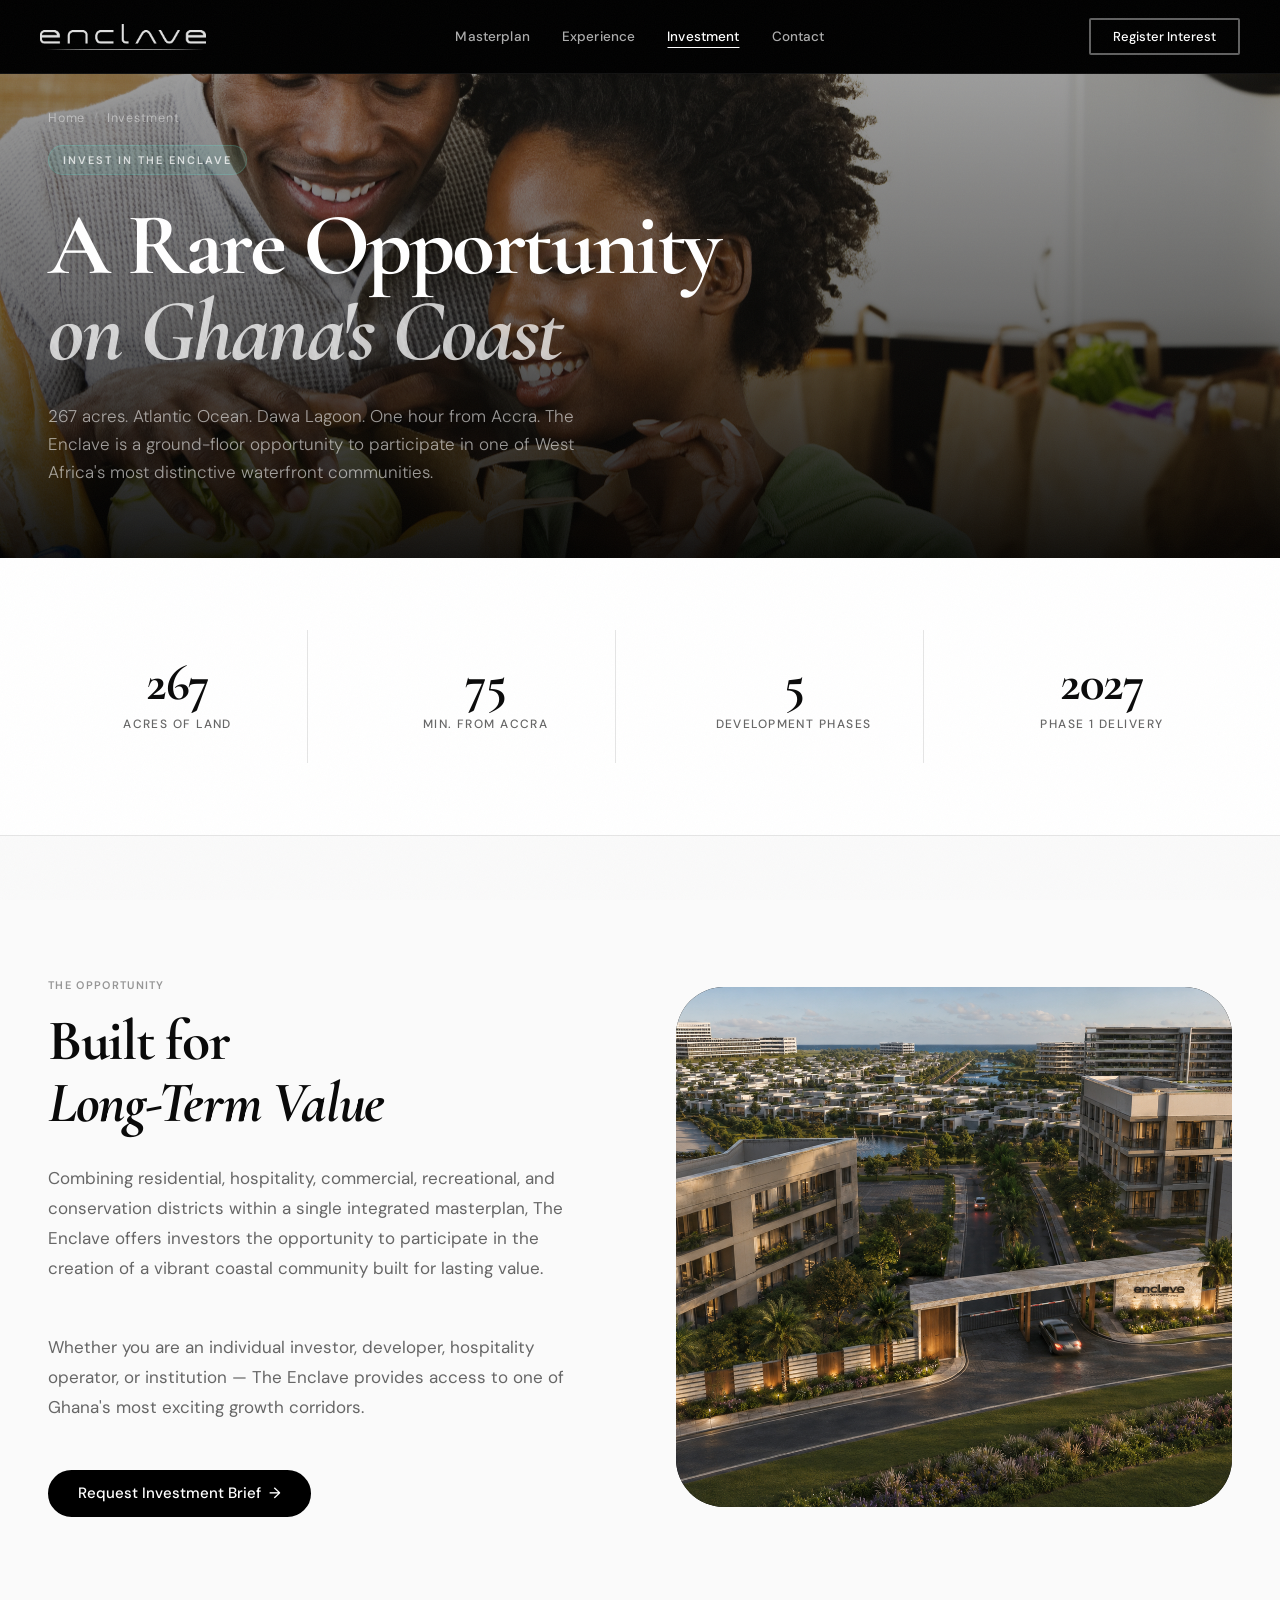
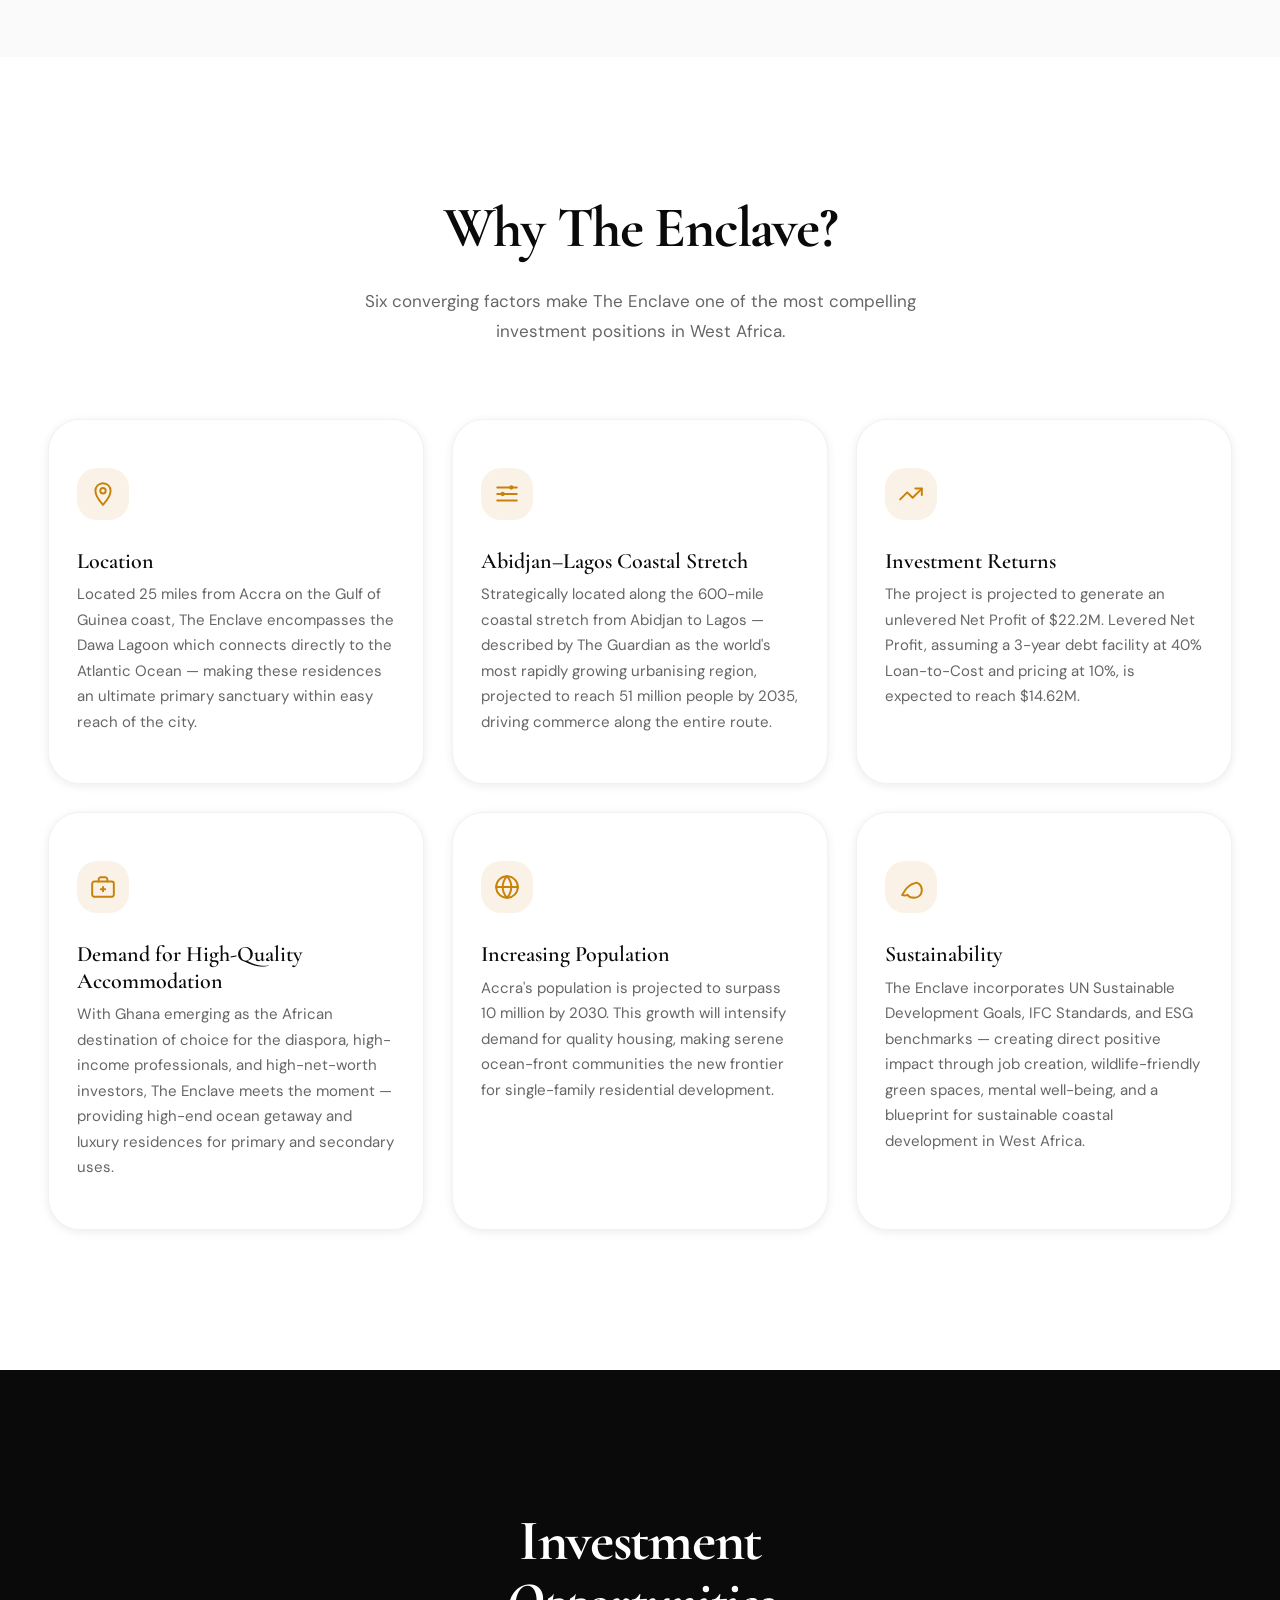
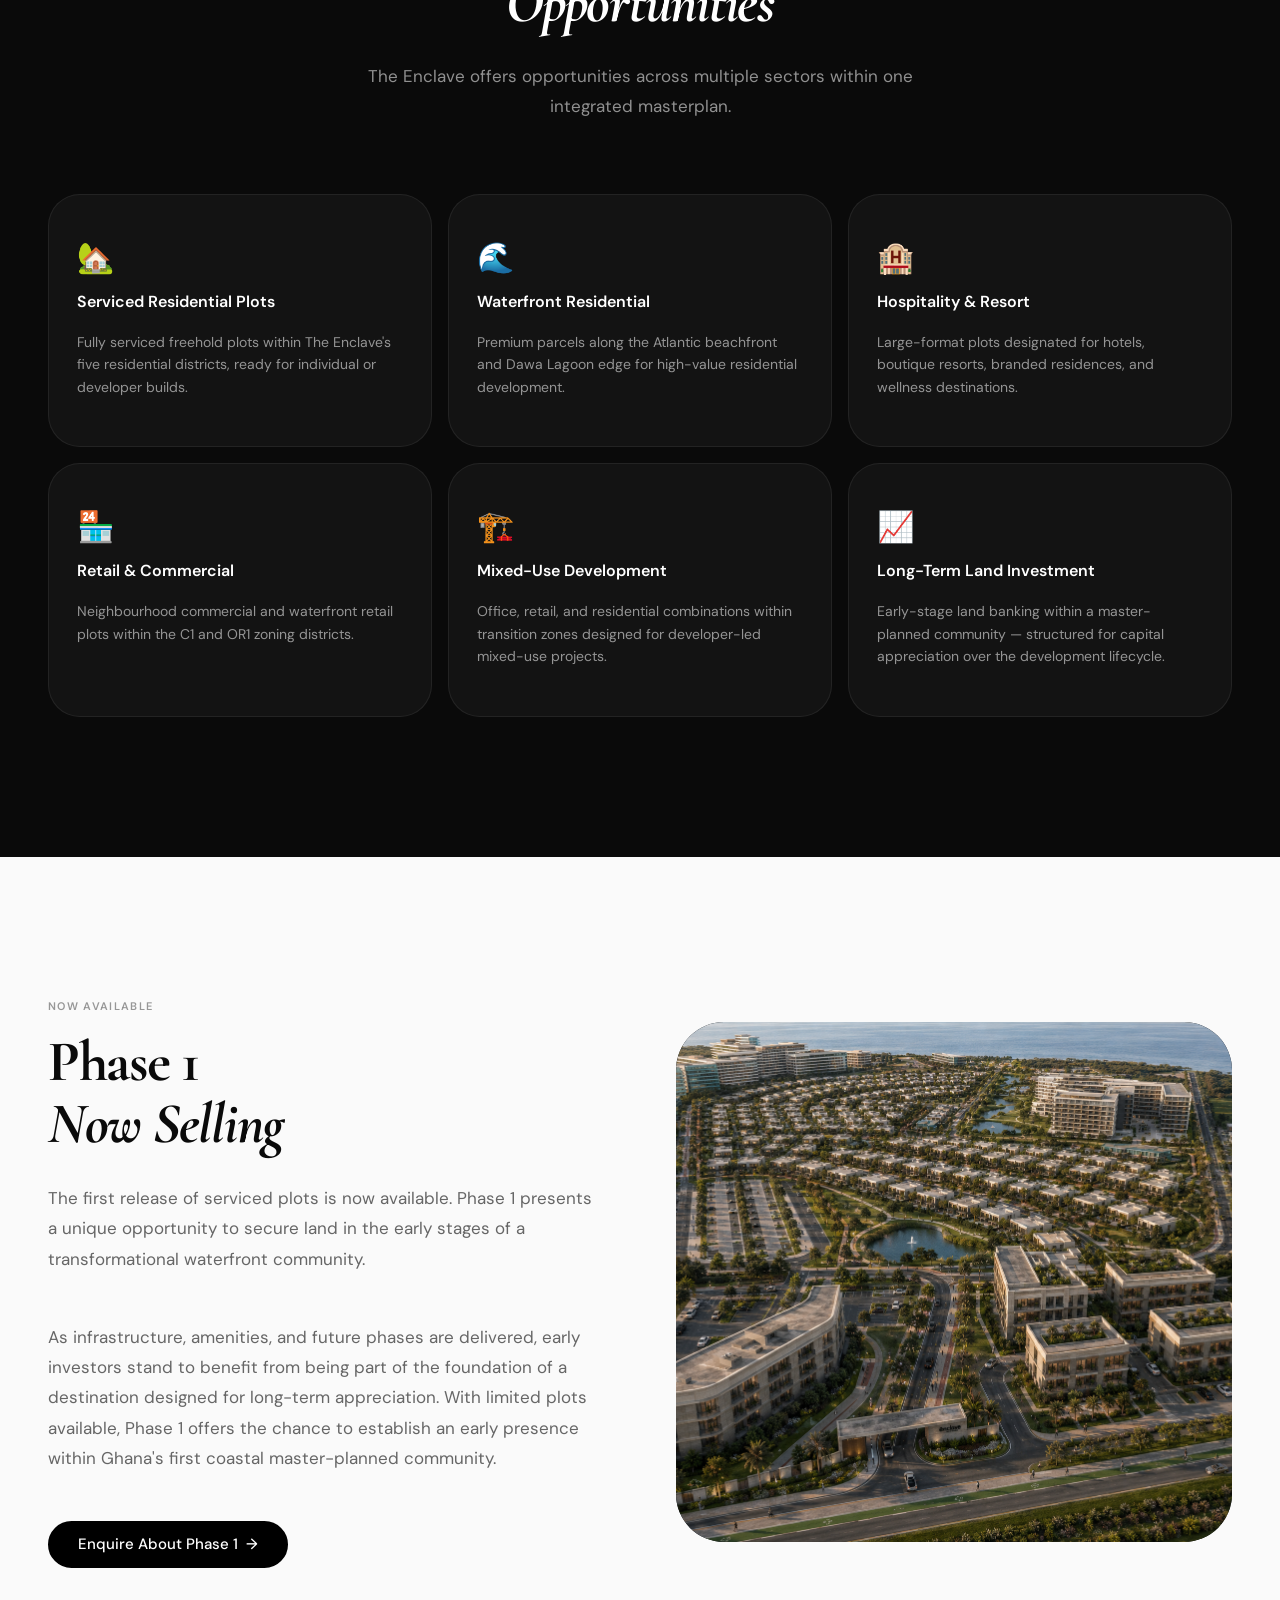
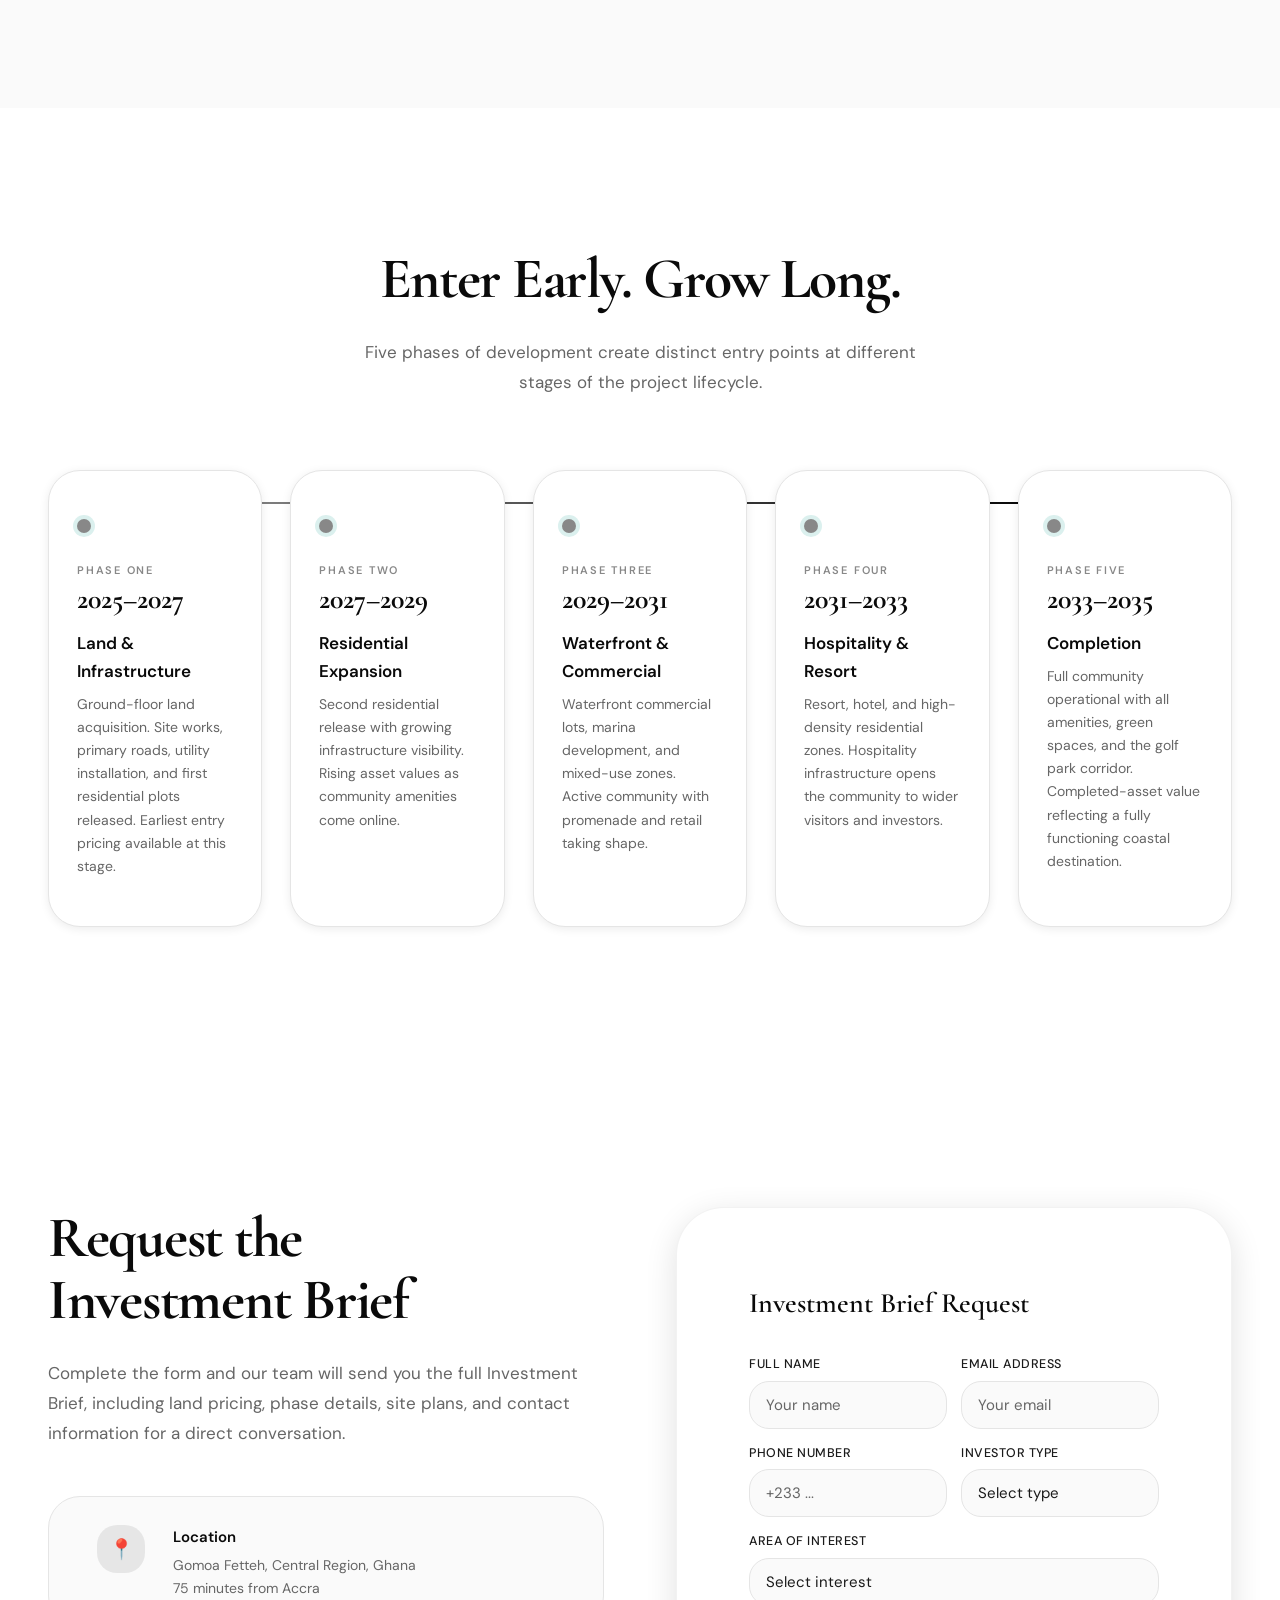
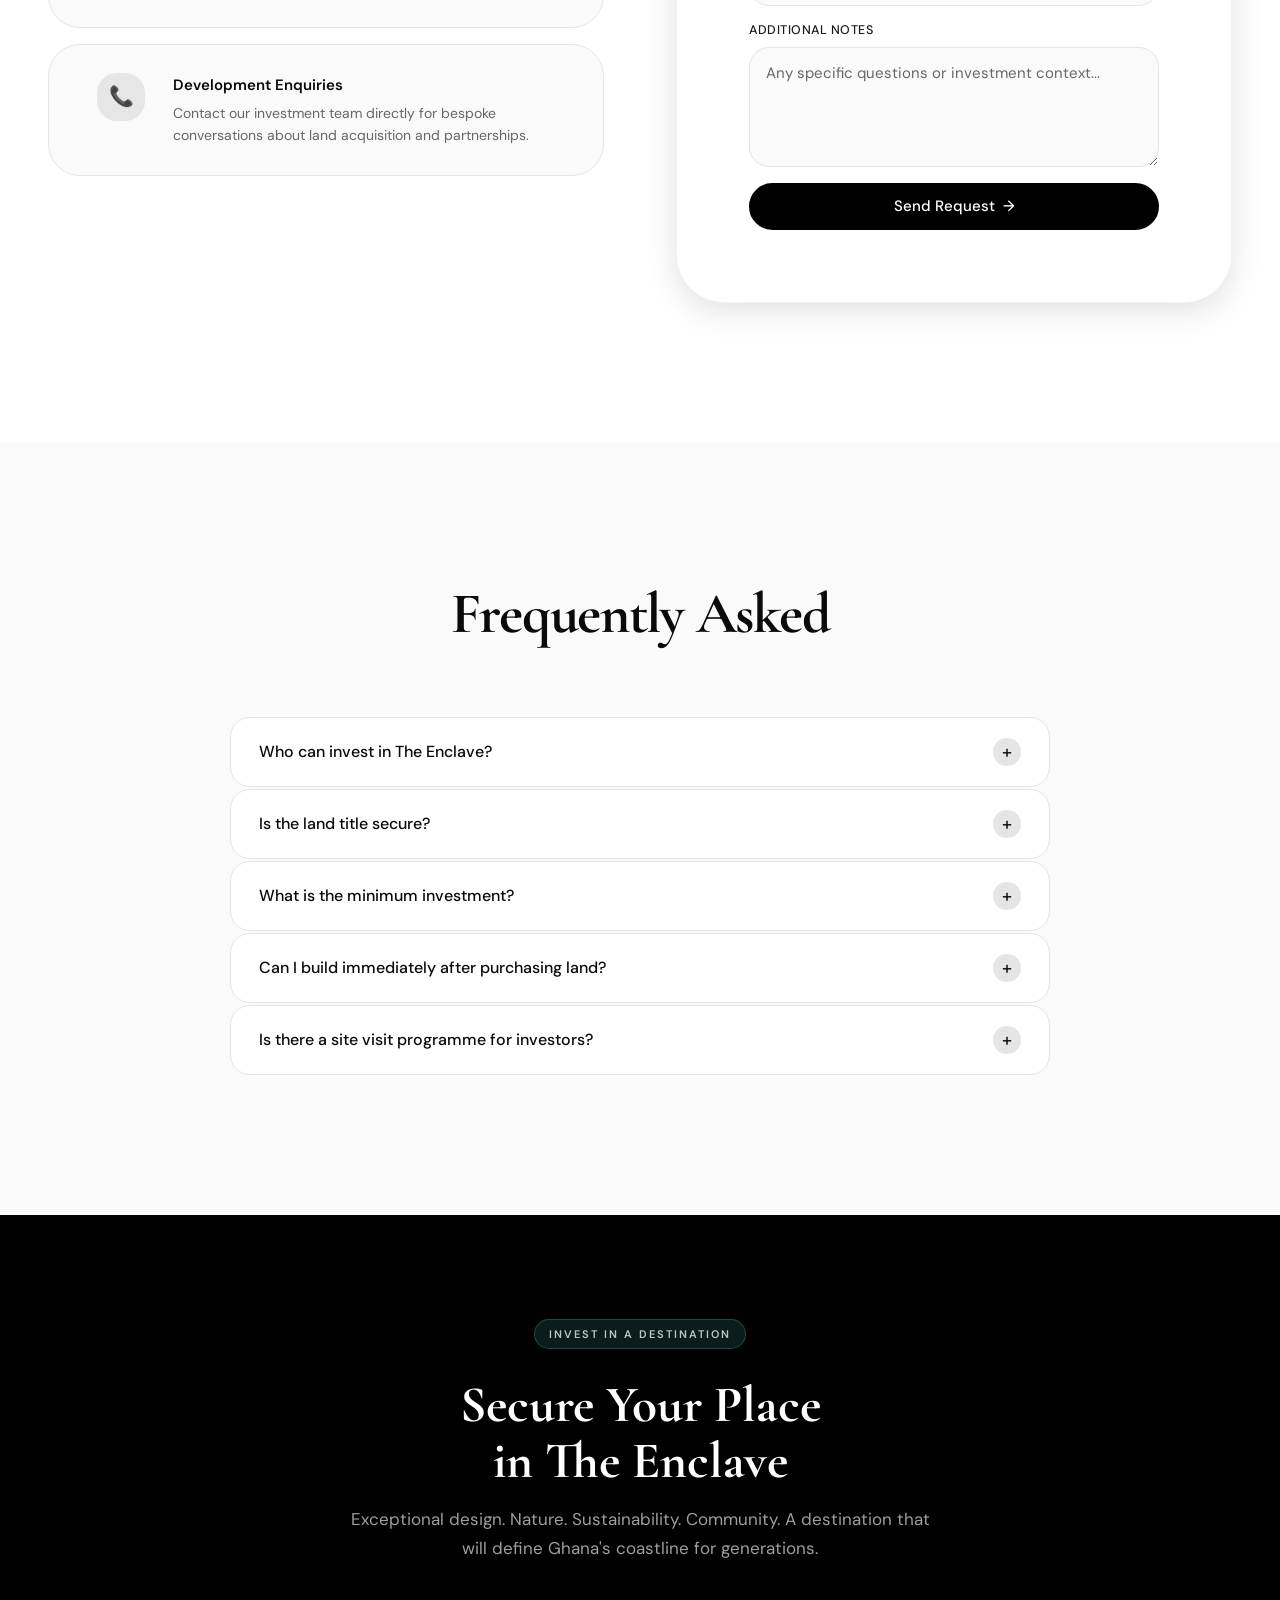
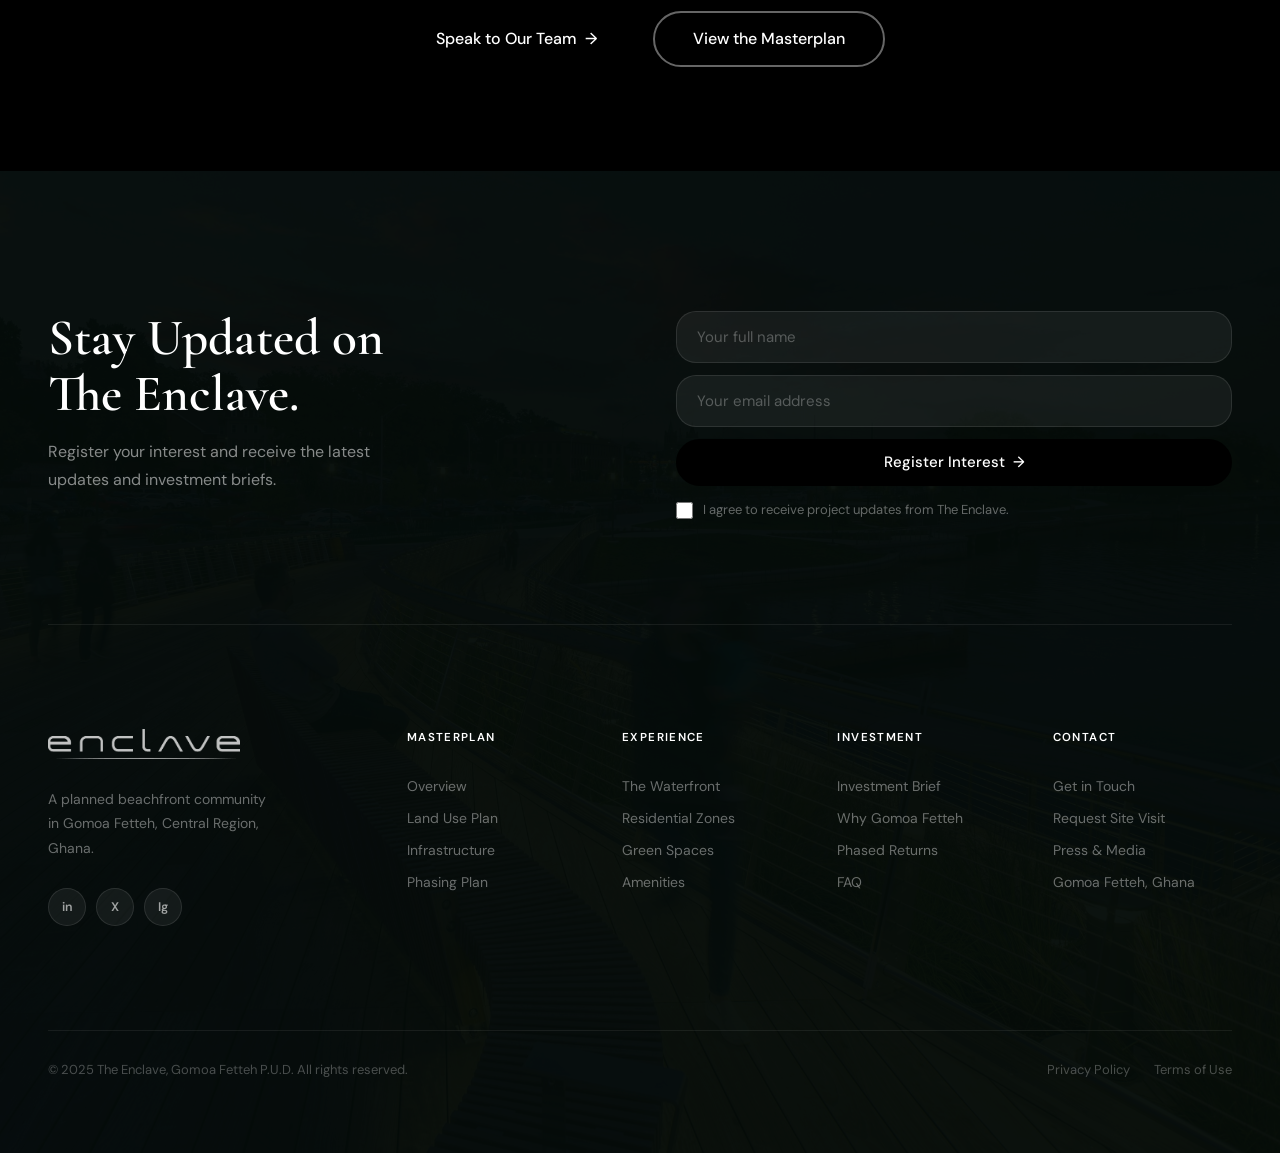
<file: investment.html>
﻿<!DOCTYPE html>
<html lang="en">
<head>
  <meta charset="UTF-8">
  <meta name="viewport" content="width=device-width, initial-scale=1.0">
  <meta name="description" content="The Enclave Investment Vision — Why Gomoa Fetteh, phased development opportunity, and investment brief for Ghana's premier coastal planned community.">
  <title>Investment — The Enclave Gomoa Fetteh</title>
  <link rel="preconnect" href="https://fonts.googleapis.com">
  <link rel="preconnect" href="https://fonts.gstatic.com" crossorigin>
  <link href="https://fonts.googleapis.com/css2?family=Cormorant+Garamond:ital,wght@0,400;0,500;0,600;0,700;1,400;1,600;1,700&family=DM+Sans:ital,opsz,wght@0,9..40,300;0,9..40,400;0,9..40,500;0,9..40,600;1,9..40,300&display=swap" rel="stylesheet">
  <link rel="stylesheet" href="css/style.css">
</head>
<body>

  <!-- NAV -->
  <nav class="nav" id="nav">
    <div class="nav__pill">
      <a href="index.html" class="nav__logo" aria-label="The Enclave Home">
        <img src="images/logo.png" alt="Enclave" class="nav__logo-img">
      </a>
      <ul class="nav__links" role="list">
        <li><a href="masterplan.html">Masterplan</a></li>
        <li><a href="experience.html">Experience</a></li>
        <li><a href="investment.html" aria-current="page">Investment</a></li>
        <li><a href="contact.html">Contact</a></li>
      </ul>
      <a href="contact.html" class="btn btn--nav">Register Interest</a>
      <button class="nav__toggle" id="navToggle" aria-label="Open menu" aria-expanded="false">
        <span class="nav__toggle-bars">
          <span></span><span></span><span></span>
        </span>
        <span class="nav__toggle-label">MENU</span>
      </button>
    </div>
  </nav>

  <!-- Mobile Nav -->
  <div class="nav__mobile" id="mobileNav" aria-hidden="true">
    <button class="nav__mobile-close" id="mobileClose" aria-label="Close menu">&#x2715;</button>
    <nav aria-label="Mobile navigation">
      <ul class="nav__mobile-links" role="list">
        <li><a href="masterplan.html">Masterplan</a></li>
        <li><a href="experience.html">Experience</a></li>
        <li><a href="investment.html">Investment</a></li>
        <li><a href="contact.html">Contact</a></li>
      </ul>
    </nav>
    <a href="contact.html" class="btn btn--primary btn--lg nav__mobile-cta">Register Interest</a>
  </div>

  <main>

    <!-- ============================================================
         PAGE HERO
         Replace: images/page-hero-investment.jpg
         Ideal: Dramatic aerial of the coastline or a premium lifestyle shot
    ============================================================ -->
    <section class="page-hero" aria-labelledby="page-title">
      <div class="page-hero__bg img-block" data-placeholder="page-hero-investment.jpg" aria-hidden="true"></div>
      <div class="page-hero__overlay" aria-hidden="true"></div>
      <div class="page-hero__content">
        <div class="page-hero__breadcrumb">
          <a href="index.html">Home</a>
          <span class="page-hero__breadcrumb-sep" aria-hidden="true">/</span>
          <span>Investment</span>
        </div>
        <div class="page-hero__label" data-anim="fade-up" data-delay="0">Invest in The Enclave</div>
        <h1 class="page-hero__title" id="page-title" data-anim="fade-up" data-delay="150">
          A Rare Opportunity<br><em>on Ghana's Coast</em>
        </h1>
        <p class="page-hero__sub" data-anim="fade-up" data-delay="300">
          267 acres. Atlantic Ocean. Dawa Lagoon. One hour from Accra. The Enclave is a ground-floor opportunity to participate in one of West Africa's most distinctive waterfront communities.
        </p>
      </div>
    </section>

    <!-- STATS ROW -->
    <div class="stats-row" aria-label="Key investment figures">
      <div class="stats-row__inner">
        <div class="stats-row__item" data-anim="fade-up" data-delay="0">
          <span class="stats-row__value">267</span>
          <span class="stats-row__label">Acres of Land</span>
        </div>
        <div class="stats-row__item" data-anim="fade-up" data-delay="100">
          <span class="stats-row__value">75</span>
          <span class="stats-row__label">Min. from Accra</span>
        </div>
        <div class="stats-row__item" data-anim="fade-up" data-delay="200">
          <span class="stats-row__value">5</span>
          <span class="stats-row__label">Development Phases</span>
        </div>
        <div class="stats-row__item" data-anim="fade-up" data-delay="300">
          <span class="stats-row__value">2027</span>
          <span class="stats-row__label">Phase 1 Delivery</span>
        </div>
      </div>
    </div>

    <!-- ============================================================
         INTRO — Split
    ============================================================ -->
    <section class="content-section content-section--sand" aria-labelledby="intro-heading">
      <div class="container">
        <div class="split" data-anim="fade-up" data-delay="0">
          <div class="split__content">
            <div class="section-eyebrow" style="color:rgba(0,0,0,0.4);">The Opportunity</div>
            <h2 class="section-heading" id="intro-heading">Built for<br><em>Long-Term Value</em></h2>
            <p class="split__body">Combining residential, hospitality, commercial, recreational, and conservation districts within a single integrated masterplan, The Enclave offers investors the opportunity to participate in the creation of a vibrant coastal community built for lasting value.</p>
            <p class="split__body">Whether you are an individual investor, developer, hospitality operator, or institution — The Enclave provides access to one of Ghana's most exciting growth corridors.</p>
            <a href="contact.html" class="btn btn--primary">
              Request Investment Brief <span class="btn__arrow" aria-hidden="true">&#8594;</span>
            </a>
          </div>
          <div class="split__image-wrap">
            <div class="split__image img-block"
              style="background-image:url('images/Images/enclave-render-aerial.png'); background-color:#0a0a0a; background-position:center center;"
              aria-label="Aerial render of The Enclave masterplan"></div>
          </div>
        </div>
      </div>
    </section>

    <!-- ============================================================
         WHY THE ENCLAVE — 6 Cards
    ============================================================ -->
    <section class="content-section" aria-labelledby="why-heading">
      <div class="container">
        <div class="intro__header" data-anim="fade-up" data-delay="0" style="text-align:center; margin-bottom: var(--sp-xl);">
          <h2 class="section-heading" id="why-heading">Why The Enclave?</h2>
          <p class="section-sub" style="margin: 0 auto; text-align:center;">Six converging factors make The Enclave one of the most compelling investment positions in West Africa.</p>
        </div>

        <div class="feature-cards" data-anim="fade-up" data-delay="0">

          <div class="feature-card">
            <div class="feature-card__icon feature-card__icon--gold" aria-hidden="true">
              <svg width="26" height="26" viewBox="0 0 24 24" fill="none" stroke="currentColor" stroke-width="1.8" stroke-linecap="round" stroke-linejoin="round">
                <path d="M12 2C8.13 2 5 5.13 5 9c0 5.25 7 13 7 13s7-7.75 7-13c0-3.87-3.13-7-7-7z"/>
                <circle cx="12" cy="9" r="2.5"/>
              </svg>
            </div>
            <h3>Location</h3>
            <p>Located 25 miles from Accra on the Gulf of Guinea coast, The Enclave encompasses the Dawa Lagoon which connects directly to the Atlantic Ocean — making these residences an ultimate primary sanctuary within easy reach of the city.</p>
          </div>

          <div class="feature-card">
            <div class="feature-card__icon feature-card__icon--gold" aria-hidden="true">
              <svg width="26" height="26" viewBox="0 0 24 24" fill="none" stroke="currentColor" stroke-width="1.8" stroke-linecap="round" stroke-linejoin="round">
                <path d="M3 12h18M3 6h18M3 18h18"/>
                <circle cx="8" cy="12" r="2" fill="currentColor" stroke="none"/>
                <circle cx="16" cy="6" r="2" fill="currentColor" stroke="none"/>
              </svg>
            </div>
            <h3>Abidjan–Lagos Coastal Stretch</h3>
            <p>Strategically located along the 600-mile coastal stretch from Abidjan to Lagos — described by The Guardian as the world's most rapidly growing urbanising region, projected to reach 51 million people by 2035, driving commerce along the entire route.</p>
          </div>

          <div class="feature-card">
            <div class="feature-card__icon feature-card__icon--gold" aria-hidden="true">
              <svg width="26" height="26" viewBox="0 0 24 24" fill="none" stroke="currentColor" stroke-width="1.8" stroke-linecap="round" stroke-linejoin="round">
                <polyline points="22 7 13.5 15.5 8.5 10.5 2 17"/>
                <polyline points="16 7 22 7 22 13"/>
              </svg>
            </div>
            <h3>Investment Returns</h3>
            <p>The project is projected to generate an unlevered Net Profit of $22.2M. Levered Net Profit, assuming a 3-year debt facility at 40% Loan-to-Cost and pricing at 10%, is expected to reach $14.62M.</p>
          </div>

          <div class="feature-card">
            <div class="feature-card__icon feature-card__icon--gold" aria-hidden="true">
              <svg width="26" height="26" viewBox="0 0 24 24" fill="none" stroke="currentColor" stroke-width="1.8" stroke-linecap="round" stroke-linejoin="round">
                <rect x="2" y="7" width="20" height="14" rx="2"/>
                <path d="M16 7V5a2 2 0 0 0-2-2h-4a2 2 0 0 0-2 2v2"/>
                <line x1="12" y1="12" x2="12" y2="16"/>
                <line x1="10" y1="14" x2="14" y2="14"/>
              </svg>
            </div>
            <h3>Demand for High-Quality Accommodation</h3>
            <p>With Ghana emerging as the African destination of choice for the diaspora, high-income professionals, and high-net-worth investors, The Enclave meets the moment — providing high-end ocean getaway and luxury residences for primary and secondary uses.</p>
          </div>

          <div class="feature-card">
            <div class="feature-card__icon feature-card__icon--gold" aria-hidden="true">
              <svg width="26" height="26" viewBox="0 0 24 24" fill="none" stroke="currentColor" stroke-width="1.8" stroke-linecap="round" stroke-linejoin="round">
                <circle cx="12" cy="12" r="10"/>
                <path d="M2 12h20M12 2a15.3 15.3 0 0 1 4 10 15.3 15.3 0 0 1-4 10 15.3 15.3 0 0 1-4-10 15.3 15.3 0 0 1 4-10z"/>
              </svg>
            </div>
            <h3>Increasing Population</h3>
            <p>Accra's population is projected to surpass 10 million by 2030. This growth will intensify demand for quality housing, making serene ocean-front communities the new frontier for single-family residential development.</p>
          </div>

          <div class="feature-card">
            <div class="feature-card__icon feature-card__icon--gold" aria-hidden="true">
              <svg width="26" height="26" viewBox="0 0 24 24" fill="none" stroke="currentColor" stroke-width="1.8" stroke-linecap="round" stroke-linejoin="round">
                <path d="M17 8C8 10 5.9 16.17 3.82 19.5 5.5 20 7.5 20 8.82 19.17c.84 1.66 3.02 2.83 6.18 2.83 4 0 7-3 7-7 0-6-5-7-5-7z"/>
              </svg>
            </div>
            <h3>Sustainability</h3>
            <p>The Enclave incorporates UN Sustainable Development Goals, IFC Standards, and ESG benchmarks — creating direct positive impact through job creation, wildlife-friendly green spaces, mental well-being, and a blueprint for sustainable coastal development in West Africa.</p>
          </div>

        </div>
      </div>
    </section>

    <!-- ============================================================
         INVESTMENT OPPORTUNITIES — Tiles
    ============================================================ -->
    <section class="content-section" style="background:var(--c-black);" aria-labelledby="opps-heading">
      <div class="container">
        <div class="intro__header" data-anim="fade-up" data-delay="0" style="text-align:center; margin-bottom:var(--sp-xl);">
          <h2 class="section-heading" id="opps-heading" style="color:var(--c-white);">Investment<br><em>Opportunities</em></h2>
          <p class="section-sub" style="margin:0 auto; text-align:center; color:rgba(255,255,255,0.55);">The Enclave offers opportunities across multiple sectors within one integrated masterplan.</p>
        </div>

        <div class="amenities-grid" data-anim="fade-up" data-delay="0">

          <div class="amenity-tile exp-tile">
            <span class="amenity-tile__icon" aria-hidden="true">🏡</span>
            <h4>Serviced Residential Plots</h4>
            <p>Fully serviced freehold plots within The Enclave's five residential districts, ready for individual or developer builds.</p>
          </div>

          <div class="amenity-tile exp-tile">
            <span class="amenity-tile__icon" aria-hidden="true">🌊</span>
            <h4>Waterfront Residential</h4>
            <p>Premium parcels along the Atlantic beachfront and Dawa Lagoon edge for high-value residential development.</p>
          </div>

          <div class="amenity-tile exp-tile">
            <span class="amenity-tile__icon" aria-hidden="true">🏨</span>
            <h4>Hospitality &amp; Resort</h4>
            <p>Large-format plots designated for hotels, boutique resorts, branded residences, and wellness destinations.</p>
          </div>

          <div class="amenity-tile exp-tile">
            <span class="amenity-tile__icon" aria-hidden="true">🏪</span>
            <h4>Retail &amp; Commercial</h4>
            <p>Neighbourhood commercial and waterfront retail plots within the C1 and OR1 zoning districts.</p>
          </div>

          <div class="amenity-tile exp-tile">
            <span class="amenity-tile__icon" aria-hidden="true">🏗️</span>
            <h4>Mixed-Use Development</h4>
            <p>Office, retail, and residential combinations within transition zones designed for developer-led mixed-use projects.</p>
          </div>

          <div class="amenity-tile exp-tile">
            <span class="amenity-tile__icon" aria-hidden="true">📈</span>
            <h4>Long-Term Land Investment</h4>
            <p>Early-stage land banking within a master-planned community — structured for capital appreciation over the development lifecycle.</p>
          </div>

        </div>
      </div>
    </section>

    <!-- ============================================================
         PHASE 1 NOW SELLING
    ============================================================ -->
    <section class="content-section content-section--sand" aria-labelledby="phase1-heading">
      <div class="container">
        <div class="split split--flip" data-anim="fade-up" data-delay="0">
          <div class="split__image-wrap">
            <div class="split__image img-block"
              style="background-image:url('images/Images/enclave-lake-aerial.png'); background-color:#060d14; background-position:center center;"
              aria-label="Phase 1 plot area at The Enclave"></div>
          </div>
          <div class="split__content">
            <div class="section-eyebrow" style="color:rgba(0,0,0,0.4);">Now Available</div>
            <h2 class="section-heading" id="phase1-heading">Phase 1<br><em>Now Selling</em></h2>
            <p class="split__body">The first release of serviced plots is now available. Phase 1 presents a unique opportunity to secure land in the early stages of a transformational waterfront community.</p>
            <p class="split__body">As infrastructure, amenities, and future phases are delivered, early investors stand to benefit from being part of the foundation of a destination designed for long-term appreciation. With limited plots available, Phase 1 offers the chance to establish an early presence within Ghana's first coastal master-planned community.</p>
            <a href="contact.html" class="btn btn--primary">
              Enquire About Phase 1 <span class="btn__arrow" aria-hidden="true">&#8594;</span>
            </a>
          </div>
        </div>
      </div>
    </section>

    <!-- ============================================================
         PHASED OPPORTUNITY — Timeline
    ============================================================ -->
    <section class="content-section" aria-labelledby="phases-heading">
      <div class="container">
        <div class="intro__header" data-anim="fade-up" data-delay="0" style="text-align:center; margin-bottom: var(--sp-xl);">
          <h2 class="section-heading" id="phases-heading">Enter Early. Grow Long.</h2>
          <p class="section-sub" style="margin: 0 auto; text-align:center;">Five phases of development create distinct entry points at different stages of the project lifecycle.</p>
        </div>

        <div class="timeline" data-anim="fade-up" data-delay="0">
          <div class="timeline__item">
            <div class="timeline__dot" aria-hidden="true"></div>
            <div class="timeline__phase">Phase One</div>
            <div class="timeline__year">2025–2027</div>
            <div class="timeline__title">Land &amp; Infrastructure</div>
            <p class="timeline__desc">Ground-floor land acquisition. Site works, primary roads, utility installation, and first residential plots released. Earliest entry pricing available at this stage.</p>
          </div>
          <div class="timeline__item">
            <div class="timeline__dot" aria-hidden="true"></div>
            <div class="timeline__phase">Phase Two</div>
            <div class="timeline__year">2027–2029</div>
            <div class="timeline__title">Residential Expansion</div>
            <p class="timeline__desc">Second residential release with growing infrastructure visibility. Rising asset values as community amenities come online.</p>
          </div>
          <div class="timeline__item">
            <div class="timeline__dot" aria-hidden="true"></div>
            <div class="timeline__phase">Phase Three</div>
            <div class="timeline__year">2029–2031</div>
            <div class="timeline__title">Waterfront &amp; Commercial</div>
            <p class="timeline__desc">Waterfront commercial lots, marina development, and mixed-use zones. Active community with promenade and retail taking shape.</p>
          </div>
          <div class="timeline__item">
            <div class="timeline__dot" aria-hidden="true"></div>
            <div class="timeline__phase">Phase Four</div>
            <div class="timeline__year">2031–2033</div>
            <div class="timeline__title">Hospitality &amp; Resort</div>
            <p class="timeline__desc">Resort, hotel, and high-density residential zones. Hospitality infrastructure opens the community to wider visitors and investors.</p>
          </div>
          <div class="timeline__item">
            <div class="timeline__dot" aria-hidden="true"></div>
            <div class="timeline__phase">Phase Five</div>
            <div class="timeline__year">2033–2035</div>
            <div class="timeline__title">Completion</div>
            <p class="timeline__desc">Full community operational with all amenities, green spaces, and the golf park corridor. Completed-asset value reflecting a fully functioning coastal destination.</p>
          </div>
        </div>
      </div>
    </section>

    <!-- ============================================================
         INVESTMENT BRIEF REQUEST FORM
    ============================================================ -->
    <section class="content-section" aria-labelledby="form-heading">
      <div class="container">
        <div class="invest-form-grid">

          <div data-anim="fade-up" data-delay="0">
            <h2 class="section-heading" id="form-heading">Request the Investment Brief</h2>
            <p style="font-size:17px; color:var(--c-grey); line-height:1.75; margin-bottom:var(--sp-lg);">
              Complete the form and our team will send you the full Investment Brief, including land pricing, phase details, site plans, and contact information for a direct conversation.
            </p>
            <div class="contact-info-cards">
              <div class="contact-info-card">
                <div class="contact-info-card__icon" aria-hidden="true">&#128205;</div>
                <div>
                  <h4>Location</h4>
                  <p>Gomoa Fetteh, Central Region, Ghana<br>75 minutes from Accra</p>
                </div>
              </div>
              <div class="contact-info-card">
                <div class="contact-info-card__icon" aria-hidden="true">&#128222;</div>
                <div>
                  <h4>Development Enquiries</h4>
                  <p>Contact our investment team directly for bespoke conversations about land acquisition and partnerships.</p>
                </div>
              </div>
            </div>
          </div>

          <div class="form-block" data-anim="fade-up" data-delay="200">
            <h3>Investment Brief Request</h3>
            <form id="investForm" novalidate>
              <div class="form-grid">
                <div class="form-field">
                  <label for="inv-name">Full Name</label>
                  <input type="text" id="inv-name" name="name" placeholder="Your name" required>
                </div>
                <div class="form-field">
                  <label for="inv-email">Email Address</label>
                  <input type="email" id="inv-email" name="email" placeholder="Your email" required>
                </div>
                <div class="form-field">
                  <label for="inv-phone">Phone Number</label>
                  <input type="tel" id="inv-phone" name="phone" placeholder="+233 ...">
                </div>
                <div class="form-field">
                  <label for="inv-type">Investor Type</label>
                  <select id="inv-type" name="type">
                    <option value="" disabled selected>Select type</option>
                    <option>Individual Investor</option>
                    <option>Institutional Investor</option>
                    <option>Developer / JV Partner</option>
                    <option>Diaspora Investor</option>
                    <option>Other</option>
                  </select>
                </div>
              </div>
              <div class="form-grid form-grid--full">
                <div class="form-field">
                  <label for="inv-interest">Area of Interest</label>
                  <select id="inv-interest" name="interest">
                    <option value="" disabled selected>Select interest</option>
                    <option>Residential Land</option>
                    <option>Waterfront / Commercial Land</option>
                    <option>Hospitality / Resort Development</option>
                    <option>General Investment Partnership</option>
                    <option>Full Site Enquiry</option>
                  </select>
                </div>
              </div>
              <div class="form-grid form-grid--full">
                <div class="form-field">
                  <label for="inv-message">Additional Notes</label>
                  <textarea id="inv-message" name="message" placeholder="Any specific questions or investment context..."></textarea>
                </div>
              </div>
              <div class="form-submit">
                <button type="submit" class="btn btn--primary btn--full">
                  Send Request <span class="btn__arrow" aria-hidden="true">&#8594;</span>
                </button>
              </div>
            </form>
          </div>

        </div>
      </div>
    </section>

    <!-- ============================================================
         FAQ
    ============================================================ -->
    <section class="content-section content-section--sand" aria-labelledby="faq-heading">
      <div class="container">
        <div class="intro__header" data-anim="fade-up" data-delay="0" style="text-align:center; margin-bottom:var(--sp-xl);">
          <h2 class="section-heading" id="faq-heading">Frequently Asked</h2>
        </div>

        <div class="faq-list" data-anim="fade-up" data-delay="0">

          <div class="faq-item">
            <button class="faq-item__question" aria-expanded="false">
              Who can invest in The Enclave?
              <span class="faq-item__icon" aria-hidden="true">+</span>
            </button>
            <div class="faq-item__answer" role="region">
              The Enclave is open to Ghanaian nationals, diaspora investors, and international investors. Land ownership and investment structures are available to suit different investor profiles. Our team can advise on the appropriate structure for your situation.
            </div>
          </div>

          <div class="faq-item">
            <button class="faq-item__question" aria-expanded="false">
              Is the land title secure?
              <span class="faq-item__icon" aria-hidden="true">+</span>
            </button>
            <div class="faq-item__answer" role="region">
              All land within The Enclave is held under properly registered and verified title. Full documentation and due diligence materials are available to serious investors upon request through our investment brief process.
            </div>
          </div>

          <div class="faq-item">
            <button class="faq-item__question" aria-expanded="false">
              What is the minimum investment?
              <span class="faq-item__icon" aria-hidden="true">+</span>
            </button>
            <div class="faq-item__answer" role="region">
              Investment entry points vary by phase, land-use type, and plot size. Phase One residential land plots represent the most accessible entry point. Specific pricing is contained in the Investment Brief, available upon request.
            </div>
          </div>

          <div class="faq-item">
            <button class="faq-item__question" aria-expanded="false">
              Can I build immediately after purchasing land?
              <span class="faq-item__icon" aria-hidden="true">+</span>
            </button>
            <div class="faq-item__answer" role="region">
              Development rights and build timelines are aligned with the masterplan phasing. Phase One plots become buildable upon completion of primary infrastructure. Our team can provide specific guidance for each plot category.
            </div>
          </div>

          <div class="faq-item">
            <button class="faq-item__question" aria-expanded="false">
              Is there a site visit programme for investors?
              <span class="faq-item__icon" aria-hidden="true">+</span>
            </button>
            <div class="faq-item__answer" role="region">
              Yes. We run regular investor site visits to Gomoa Fetteh. These include a guided tour of the 267-acre site, a masterplan presentation, and one-on-one time with our development team. Contact us to register your interest.
            </div>
          </div>

        </div>
      </div>
    </section>

    <!-- CTA BANNER -->
    <section class="cta-banner" aria-labelledby="cta-heading">
      <div class="cta-banner__inner" data-anim="fade-up" data-delay="0">
        <div class="cta-banner__tag">Invest in a Destination</div>
        <h2 id="cta-heading">Secure Your Place<br>in The Enclave</h2>
        <p>Exceptional design. Nature. Sustainability. Community. A destination that will define Ghana's coastline for generations.</p>
        <div style="display:flex; gap:16px; justify-content:center; flex-wrap:wrap;">
          <a href="contact.html" class="btn btn--primary btn--lg">
            Speak to Our Team <span class="btn__arrow" aria-hidden="true">&#8594;</span>
          </a>
          <a href="masterplan.html" class="btn btn--ghost btn--lg">View the Masterplan</a>
        </div>
      </div>
    </section>

  </main>

  <!-- FOOTER -->
  <footer class="footer" aria-labelledby="footer-heading">
    <div class="footer__bg img-block" data-placeholder="footer-coastal-dusk.jpg" aria-hidden="true"></div>
    <div class="footer__overlay" aria-hidden="true"></div>
    <div class="footer__content">
      <div class="footer__newsletter">
        <div class="footer__newsletter-text">
          <h2 id="footer-heading">Stay Updated on<br>The Enclave.</h2>
          <p>Register your interest and receive the latest updates and investment briefs.</p>
        </div>
        <div class="footer__newsletter-form">
          <form class="footer__form" id="newsletterForm" novalidate>
            <div class="footer__form-fields">
              <input type="text" name="name" placeholder="Your full name" required aria-label="Full name">
              <input type="email" name="email" placeholder="Your email address" required aria-label="Email address">
            </div>
            <button type="submit" class="btn btn--primary btn--full">Register Interest <span class="btn__arrow" aria-hidden="true">&#8594;</span></button>
            <label class="footer__form-check">
              <input type="checkbox" required>
              <span>I agree to receive project updates from The Enclave.</span>
            </label>
          </form>
        </div>
      </div>
      <div class="footer__divider" aria-hidden="true"></div>
      <div class="footer__columns">
        <div class="footer__brand"><img src="images/logo.png" alt="Enclave" class="footer__logo-img"><p>A planned beachfront community in Gomoa Fetteh, Central Region, Ghana.</p><div class="footer__social"><a href="#" aria-label="LinkedIn">in</a><a href="#" aria-label="X">X</a><a href="#" aria-label="Instagram">Ig</a></div></div>
        <div class="footer__col"><h3>Masterplan</h3><ul role="list"><li><a href="masterplan.html">Overview</a></li><li><a href="masterplan.html">Land Use Plan</a></li><li><a href="masterplan.html">Infrastructure</a></li><li><a href="masterplan.html">Phasing Plan</a></li></ul></div>
        <div class="footer__col"><h3>Experience</h3><ul role="list"><li><a href="experience.html">The Waterfront</a></li><li><a href="experience.html">Residential Zones</a></li><li><a href="experience.html">Green Spaces</a></li><li><a href="experience.html">Amenities</a></li></ul></div>
        <div class="footer__col"><h3>Investment</h3><ul role="list"><li><a href="investment.html">Investment Brief</a></li><li><a href="investment.html">Why Gomoa Fetteh</a></li><li><a href="investment.html">Phased Returns</a></li><li><a href="investment.html">FAQ</a></li></ul></div>
        <div class="footer__col"><h3>Contact</h3><ul role="list"><li><a href="contact.html">Get in Touch</a></li><li><a href="contact.html">Request Site Visit</a></li><li><a href="contact.html">Press &amp; Media</a></li><li>Gomoa Fetteh, Ghana</li></ul></div>
      </div>
      <div class="footer__bottom">
        <span>&copy; 2025 The Enclave, Gomoa Fetteh P.U.D. All rights reserved.</span>
        <div class="footer__bottom-links"><a href="#">Privacy Policy</a><a href="#">Terms of Use</a></div>
      </div>
    </div>
  </footer>

  <script src="js/main.js"></script>
</body>
</html>
</file>
<file: css/style.css>
/* ================================================================
   THE ENCLAVE — Gomoa Fetteh P.U.D
   Website Stylesheet
   ================================================================ */

/* ----------------------------------------------------------------
   1. DESIGN TOKENS
   ---------------------------------------------------------------- */
:root {
  /* Brand colours */
  --c-green:          #000000;
  --c-green-mid:      #1a1a1a;
  --c-green-light:    #333333;
  --c-teal:           #888888;
  --c-teal-light:     rgba(255,255,255,0.75);
  --c-teal-dim:       rgba(0,0,0,0.08);
  --c-sand:           #f5f5f5;
  --c-sand-warm:      #fafafa;
  --c-black:          #0a0a0a;
  --c-charcoal:       #1a1a1a;
  --c-grey:           #666666;
  --c-grey-light:     #e5e5e5;
  --c-gold:           #C8820A;
  --c-white:          #FFFFFF;

  /* Glass */
  --glass-bg:         rgba(255,255,255,0.10);
  --glass-border:     rgba(255,255,255,0.18);
  --glass-blur:       blur(22px);

  /* Spacing scale */
  --sp-xs:  8px;
  --sp-sm:  16px;
  --sp-md:  28px;
  --sp-lg:  48px;
  --sp-xl:  72px;
  --sp-2xl: 104px;
  --sp-3xl: 140px;

  /* Typography */
  --f-display: 'Cormorant Garamond', Georgia, 'Times New Roman', serif;
  --f-body:    'DM Sans', -apple-system, BlinkMacSystemFont, 'Segoe UI', sans-serif;

  /* Radius */
  --r-sm:   12px;
  --r-md:   20px;
  --r-lg:   32px;
  --r-xl:   48px;
  --r-pill: 999px;

  /* Shadows */
  --sh-sm: 0 2px 10px rgba(0,0,0,0.08);
  --sh-md: 0 8px 32px  rgba(0,0,0,0.12);
  --sh-lg: 0 20px 60px rgba(0,0,0,0.18);
  --sh-xl: 0 36px 80px rgba(0,0,0,0.24);

  /* Transitions */
  --t-fast: 0.2s ease;
  --t-base: 0.35s ease;
  --t-slow: 0.6s cubic-bezier(0.16,1,0.3,1);

  /* Z-index scale */
  --z-base:       1;
  --z-overlay:    2;
  --z-nav:      100;
  --z-mobile:   200;
  --z-grain:    300;

  /* Layout */
  --max-w: 1320px;
}

/* ----------------------------------------------------------------
   2. RESET & BASE
   ---------------------------------------------------------------- */
*, *::before, *::after {
  box-sizing: border-box;
  margin: 0;
  padding: 0;
}

html {
  scroll-behavior: smooth;
  -webkit-font-smoothing: antialiased;
  -moz-osx-font-smoothing: grayscale;
  text-rendering: optimizeLegibility;
}

body {
  font-family: var(--f-body);
  font-size: 16px;
  line-height: 1.65;
  color: var(--c-charcoal);
  background: var(--c-white);
  overflow-x: hidden;
}

a { text-decoration: none; color: inherit; }
ul, ol { list-style: none; }
button { font-family: inherit; cursor: pointer; }
img, video { max-width: 100%; display: block; }

/* Grain texture overlay — breaks digital flatness */
body::after {
  content: '';
  position: fixed;
  inset: 0;
  z-index: var(--z-grain);
  pointer-events: none;
  opacity: 0.028;
  background-image: url("data:image/svg+xml,%3Csvg viewBox='0 0 256 256' xmlns='http://www.w3.org/2000/svg'%3E%3Cfilter id='noise'%3E%3CfeTurbulence type='fractalNoise' baseFrequency='0.9' numOctaves='4' stitchTiles='stitch'/%3E%3C/filter%3E%3Crect width='100%25' height='100%25' filter='url(%23noise)'/%3E%3C/svg%3E");
  background-size: 256px 256px;
}

/* ----------------------------------------------------------------
   3. LAYOUT UTILITIES
   ---------------------------------------------------------------- */
.container {
  max-width: var(--max-w);
  margin: 0 auto;
  padding: 0 var(--sp-lg);
}

/* ----------------------------------------------------------------
   4. IMAGE BLOCKS — real photos + solid colour fallback
   ---------------------------------------------------------------- */
.img-block {
  position: relative;
  width: 100%;
  height: 100%;
  background-size: cover;
  background-position: center;
  background-repeat: no-repeat;
  overflow: hidden;
}

/* Real project photography — Gomoa Fetteh */
.img-block[data-placeholder="hero-aerial-coastal.jpg"] {
  background-image: url("../images/Images/01-Gomoa-Fetteh-DSC01726.jpg");
  background-color: #1A2D1F;
  background-position: center 40%;
}

.img-block[data-placeholder="feature-masterplan-view.jpg"] {
  background-image: url('../images/Images/masterplan-aerial-render.png');
  background-color: #0A1520;
  background-size: cover;
  background-position: center center;
}

.img-block[data-placeholder="highlights-waterfront.jpg"] {
  background-image: url("../images/Images/Antalya Konyaalti Coastline Urban Rehabilitation _ OZER_URGER Architects.jpg");
  background-color: #1B2C3D;
  background-position: center 60%;
}

.img-block[data-placeholder="highlights-residential.jpg"] {
  background-image: url("../images/Images/AP CLASSE Residences by Asian Property.jpg");
  background-color: #1A1A1A;
  background-position: center 50%;
}

.img-block[data-placeholder="highlights-greenspace.jpg"] {
  background-image: url("../images/Images/Centro Cultural Solo Sagrado de Guarapiranga _ VEJA SÃO PAULO.jpg");
  background-color: #0B2E1A;
  background-position: center 40%;
}

.img-block[data-placeholder="banner-coastal-aerial.jpg"] {
  background-image: url("../images/Images/1d4fffcb2d404eac16f0e8fee0894674.jpg");
  background-color: #060606;
  background-position: center 40%;
}

.img-block[data-placeholder="vision-lifestyle-coastal.jpg"] {
  background-image: url("../images/Images/_The Flow_ - A Multipurpose Pavilion _ Department of ARCHITECTURE.jpg");
  background-color: #0B1A12;
  background-position: center 40%;
}

.img-block[data-placeholder="footer-coastal-dusk.jpg"] {
  background-image: url("../images/Images/Curved pedestrian bridge links two riverfront parks in Providence.jpg");
  background-color: #13091E;
  background-position: center 50%;
}

/* Aerial resort reference on masterplan page split */
.img-block[data-placeholder="masterplan-birds-eye.jpg"] {
  background-image: url("../images/Images/masterplan-aerial-render.png");
  background-color: #0A1520;
  background-size: cover;
  background-position: center center;
}

/* ----------------------------------------------------------------
   5. GLASS CARD
   ---------------------------------------------------------------- */
.glass-card {
  background: var(--glass-bg);
  backdrop-filter: var(--glass-blur);
  -webkit-backdrop-filter: var(--glass-blur);
  border: 1px solid var(--glass-border);
  border-radius: var(--r-lg);
}

/* ----------------------------------------------------------------
   6. SECTION ATOMS
   ---------------------------------------------------------------- */
.section-tag {
  display: inline-flex;
  align-items: center;
  font-family: var(--f-body);
  font-size: 11px;
  font-weight: 600;
  letter-spacing: 0.18em;
  text-transform: uppercase;
  color: var(--c-teal);
  padding: 6px 14px;
  background: var(--c-teal-dim);
  border: 1px solid rgba(15,157,142,0.25);
  border-radius: var(--r-pill);
  margin-bottom: var(--sp-md);
}

.section-tag--light {
  color: rgba(255,255,255,0.75);
  background: rgba(255,255,255,0.08);
  border-color: rgba(255,255,255,0.15);
}

.section-heading {
  font-family: var(--f-display);
  font-size: clamp(34px, 4.5vw, 60px);
  font-weight: 700;
  line-height: 1.08;
  letter-spacing: -0.022em;
  color: var(--c-black);
  margin-bottom: var(--sp-md);
  text-wrap: balance;
}

.section-sub {
  font-size: 17px;
  color: var(--c-grey);
  line-height: 1.75;
  max-width: 580px;
}

.section-eyebrow {
  display: block;
  font-size: 11px;
  font-weight: 600;
  letter-spacing: 0.12em;
  text-transform: uppercase;
  margin-bottom: var(--sp-sm);
}

/* ----------------------------------------------------------------
   7. SCROLL ANIMATIONS
   ---------------------------------------------------------------- */
[data-anim="fade-up"] {
  opacity: 0;
  transform: translateY(42px);
  transition: opacity 0.7s ease, transform 0.7s ease;
}

[data-anim="fade-up"].is-visible {
  opacity: 1;
  transform: translateY(0);
}

[data-anim="fade-up"][data-delay="0"]   { transition-delay: 0ms;   }
[data-anim="fade-up"][data-delay="100"] { transition-delay: 100ms; }
[data-anim="fade-up"][data-delay="150"] { transition-delay: 150ms; }
[data-anim="fade-up"][data-delay="200"] { transition-delay: 200ms; }
[data-anim="fade-up"][data-delay="300"] { transition-delay: 300ms; }

/* ----------------------------------------------------------------
   8. BUTTONS
   ---------------------------------------------------------------- */
.btn {
  display: inline-flex;
  align-items: center;
  justify-content: center;
  gap: 8px;
  padding: 14px 28px;
  border-radius: var(--r-pill);
  font-family: var(--f-body);
  font-size: 15px;
  font-weight: 500;
  line-height: 1;
  border: 2px solid transparent;
  cursor: pointer;
  transition: transform var(--t-base), box-shadow var(--t-base), background var(--t-fast), border-color var(--t-fast), color var(--t-fast);
  white-space: nowrap;
}

.btn:focus-visible {
  outline: 2px solid var(--c-teal-light);
  outline-offset: 3px;
}

.btn:active {
  transform: translateY(1px) scale(0.98);
  box-shadow: none;
}

.btn--primary {
  background: #000;
  color: var(--c-white);
  border-color: #000;
}
.btn--primary:hover {
  background: #1a1a1a;
  border-color: #1a1a1a;
  transform: translateY(-2px);
  box-shadow: 0 12px 36px rgba(0,0,0,0.22);
}

.btn--ghost {
  background: transparent;
  color: var(--c-white);
  border-color: rgba(255,255,255,0.35);
}
.btn--ghost:hover {
  background: rgba(255,255,255,0.1);
  border-color: rgba(255,255,255,0.65);
  transform: translateY(-2px);
}

.btn--nav {
  background: transparent;
  color: var(--c-white);
  border-color: rgba(255,255,255,0.38);
  padding: 10px 22px;
  font-size: 13px;
  border-radius: 2px;
  flex-shrink: 0;
}
.btn--nav:hover {
  background: rgba(255,255,255,0.08);
  border-color: rgba(255,255,255,0.72);
  transform: none;
}

/* Ghost on light background */
.btn--ghost-dark {
  background: transparent;
  color: #1a1a1a;
  border-color: rgba(0,0,0,0.32);
}
.btn--ghost-dark:hover {
  background: rgba(0,0,0,0.05);
  border-color: rgba(0,0,0,0.6);
  transform: translateY(-1px);
}

.btn--lg { padding: 18px 38px; font-size: 16px; }
.btn--full { width: 100%; }

.btn__arrow {
  display: inline-block;
  transition: transform var(--t-fast);
}
.btn:hover .btn__arrow { transform: translateX(5px); }

/* ----------------------------------------------------------------
   8b. LOGO IMAGE
   ---------------------------------------------------------------- */
.nav__logo-img {
  height: 26px;
  width: auto;
  display: block;
  /* Inverts the dark logo to white for the dark nav pill */
  filter: brightness(0) invert(1);
  opacity: 0.88;
  transition: opacity var(--t-fast);
}

.nav__logo:hover .nav__logo-img { opacity: 1; }

.footer__logo-img {
  display: block;
  height: 30px;
  width: auto;
  filter: brightness(0) invert(1);
  opacity: 0.75;
  margin-bottom: var(--sp-md);
  transition: opacity var(--t-fast);
}

.footer__logo-img:hover { opacity: 1; }

/* ----------------------------------------------------------------
   9. NAVIGATION
   ---------------------------------------------------------------- */
.nav {
  position: fixed;
  top: 0;
  left: 0;
  right: 0;
  z-index: var(--z-nav);
  background: #000;
  border-bottom: 1px solid rgba(255,255,255,0.07);
  transition: box-shadow var(--t-slow);
}

.nav.scrolled {
  box-shadow: 0 4px 40px rgba(0,0,0,0.5);
  border-bottom-color: rgba(255,255,255,0.12);
}

.nav__pill {
  max-width: 100%;
  display: flex;
  align-items: center;
  justify-content: space-between;
  position: relative;
  padding: 18px 40px;
}

.nav__logo {
  display: flex;
  align-items: center;
  flex-shrink: 0;
}

.nav__logo-mark { display: none; }

.nav__links {
  position: absolute;
  left: 50%;
  transform: translateX(-50%);
  display: flex;
  align-items: center;
  gap: 32px;
}

.nav__links a {
  font-size: 13.5px;
  font-weight: 500;
  color: rgba(255,255,255,0.68);
  letter-spacing: 0.01em;
  transition: color var(--t-fast);
  position: relative;
  white-space: nowrap;
}

.nav__links a::after {
  content: '';
  position: absolute;
  bottom: -3px;
  left: 0;
  width: 0;
  height: 1px;
  background: var(--c-white);
  transition: width var(--t-base);
}

.nav__links a:hover { color: var(--c-white); }
.nav__links a:hover::after { width: 100%; }

/* Toggle hidden on desktop — shows on mobile */
.nav__toggle {
  display: none;
  flex-direction: row;
  align-items: center;
  gap: 10px;
  padding: 4px 0;
  background: none;
  border: none;
  cursor: pointer;
  flex-shrink: 0;
}

.nav__toggle-bars {
  display: flex;
  flex-direction: column;
  gap: 5px;
  flex-shrink: 0;
}

.nav__toggle-bars span {
  display: block;
  width: 20px;
  height: 1.5px;
  background: var(--c-white);
  border-radius: 1px;
  transition: transform var(--t-fast), opacity var(--t-fast);
}

.nav__toggle-label {
  font-family: var(--f-body);
  font-size: 11px;
  font-weight: 600;
  letter-spacing: 0.14em;
  color: var(--c-white);
  line-height: 1;
}

/* Mobile nav overlay */
.nav__mobile {
  position: fixed;
  inset: 0;
  background: #000;
  z-index: var(--z-mobile);
  display: flex;
  flex-direction: column;
  align-items: center;
  justify-content: center;
  gap: var(--sp-xl);
  opacity: 0;
  visibility: hidden;
  transition: opacity var(--t-slow), visibility var(--t-slow);
}

.nav__mobile.is-open { opacity: 1; visibility: visible; }

.nav__mobile-close {
  position: absolute;
  top: 24px;
  right: 24px;
  width: 44px;
  height: 44px;
  border-radius: 50%;
  background: rgba(255,255,255,0.08);
  color: var(--c-white);
  font-size: 20px;
  display: flex;
  align-items: center;
  justify-content: center;
  border: 1px solid rgba(255,255,255,0.12);
  transition: background var(--t-fast);
}
.nav__mobile-close:hover { background: rgba(255,255,255,0.15); }

.nav__mobile-links {
  display: flex;
  flex-direction: column;
  align-items: center;
  gap: 28px;
  text-align: center;
}

.nav__mobile-links a {
  font-family: var(--f-display);
  font-size: 38px;
  font-weight: 600;
  color: var(--c-white);
  transition: opacity var(--t-fast);
}
.nav__mobile-links a:hover { opacity: 0.6; }

.nav__mobile-cta {
  background: transparent !important;
  border-color: rgba(255,255,255,0.4) !important;
}
.nav__mobile-cta:hover {
  background: rgba(255,255,255,0.08) !important;
}

/* ----------------------------------------------------------------
   10. HERO SECTION
   ---------------------------------------------------------------- */
.hero {
  padding-top: 62px; /* nav height: 18px padding + 26px logo + 18px padding */
  background: #fff;
  position: relative;
}

.hero__frame {
  margin: 16px 56px;
  height: calc(100svh - 95px);
  overflow: hidden;
  border-radius: 6px;
  position: relative;
}

/* Gradient for text readability */
.hero__frame::after {
  content: '';
  position: absolute;
  inset: 0;
  background: linear-gradient(
    to bottom,
    rgba(0,0,0,0.10) 0%,
    rgba(0,0,0,0.0) 40%,
    rgba(0,0,0,0.65) 100%
  );
  pointer-events: none;
  border-radius: 6px;
}

/* Text overlay — sits at bottom of the frame */
.hero__text {
  position: absolute;
  bottom: 0;
  left: 56px;
  right: 56px;
  padding: 0 var(--sp-lg) var(--sp-xl);
  z-index: 2;
}

.hero__text .hero__headline {
  margin-bottom: var(--sp-md);
  max-width: 700px;
}

.hero__bg {
  width: 100%;
  height: 100%;
  background-image: url('../images/Images/enclave-render-aerial.png');
  background-size: cover;
  background-position: center 40%;
  animation: hero-zoom 22s ease-in-out infinite alternate;
}

@keyframes hero-zoom {
  from { transform: scale(1); }
  to   { transform: scale(1.05); }
}

.hero__overlay { display: none; }

/* Hero statement — text below image */
.hero-statement {
  background: #fff;
  padding: var(--sp-2xl) 0;
  text-align: center;
  border-bottom: 1px solid rgba(0,0,0,0.07);
}

.hero-statement__text {
  font-family: var(--f-display);
  font-size: clamp(20px, 2.2vw, 30px);
  font-weight: 400;
  line-height: 1.6;
  color: #1a1a1a;
  max-width: 680px;
  margin: 0 auto var(--sp-lg);
  padding: 0 var(--sp-lg);
}

.hero-statement__actions {
  display: flex;
  align-items: center;
  justify-content: center;
  gap: var(--sp-sm);
  flex-wrap: wrap;
}

/* hero__content kept for fallback but unused on home */
.hero__content {
  position: relative;
  z-index: 2;
  width: 100%;
  max-width: var(--max-w);
  margin: 0 auto;
  padding: 160px var(--sp-lg) 180px;
}

.hero__label-row {
  display: flex;
  align-items: center;
  gap: 10px;
  margin-bottom: var(--sp-sm);
}

.hero__label-dot {
  width: 7px;
  height: 7px;
  border-radius: 50%;
  background: var(--c-teal-light);
  animation: dotPulse 2.4s ease-in-out infinite;
}

@keyframes dotPulse {
  0%,100% { opacity:1; transform:scale(1); }
  50%      { opacity:0.4; transform:scale(0.8); }
}

.hero__label {
  font-size: 12.5px;
  font-weight: 400;
  color: rgba(255,255,255,0.65);
  letter-spacing: 0.12em;
  text-transform: uppercase;
}

.hero__headline {
  font-family: var(--f-display);
  font-size: clamp(50px, 8.5vw, 108px);
  font-weight: 700;
  line-height: 0.96;
  letter-spacing: -0.03em;
  color: var(--c-white);
  margin-bottom: var(--sp-md);
  max-width: 820px;
  text-wrap: balance;
}

.hero__headline em {
  font-style: italic;
  color: var(--c-teal-light);
}

.hero__sub {
  font-size: 17px;
  font-weight: 300;
  color: rgba(255,255,255,0.60);
  line-height: 1.6;
  margin-bottom: var(--sp-lg);
  max-width: 520px;
}

.hero__actions {
  display: flex;
  align-items: center;
  gap: var(--sp-sm);
  flex-wrap: wrap;
}

/* Floating stats card */
.hero__float-card {
  position: absolute;
  right: var(--sp-lg);
  bottom: var(--sp-xl);
  z-index: 3;
  padding: 26px 30px;
  min-width: 270px;
  color: var(--c-white);
}

.hero__float-badge {
  display: inline-block;
  font-size: 10.5px;
  font-weight: 600;
  letter-spacing: 0.16em;
  text-transform: uppercase;
  color: var(--c-teal-light);
  padding: 5px 12px;
  background: rgba(94,234,212,0.12);
  border: 1px solid rgba(94,234,212,0.22);
  border-radius: var(--r-pill);
  margin-bottom: 20px;
}

.hero__float-stats {
  display: flex;
  align-items: center;
  gap: 18px;
  margin-bottom: 18px;
}

.hero__float-stat {
  display: flex;
  flex-direction: column;
  align-items: center;
  flex: 1;
}

.hero__float-num {
  font-family: var(--f-display);
  font-size: 34px;
  font-weight: 700;
  line-height: 1;
  color: var(--c-white);
}

.hero__float-label {
  font-size: 10.5px;
  font-weight: 400;
  color: rgba(255,255,255,0.48);
  text-transform: uppercase;
  letter-spacing: 0.06em;
  margin-top: 5px;
  text-align: center;
  line-height: 1.35;
}

.hero__float-divider {
  width: 1px;
  height: 44px;
  background: rgba(255,255,255,0.12);
  flex-shrink: 0;
}

.hero__float-footer {
  display: flex;
  align-items: center;
  gap: 8px;
  padding-top: 16px;
  border-top: 1px solid rgba(255,255,255,0.1);
  font-size: 12px;
  color: rgba(255,255,255,0.42);
}

/* Scroll indicator */
.hero__scroll {
  position: absolute;
  bottom: var(--sp-lg);
  left: 50%;
  transform: translateX(-50%);
  z-index: 3;
  display: flex;
  flex-direction: column;
  align-items: center;
  gap: 8px;
  font-size: 10.5px;
  letter-spacing: 0.18em;
  text-transform: uppercase;
  color: rgba(255,255,255,0.35);
}

.hero__scroll-line {
  width: 1px;
  height: 36px;
  background: linear-gradient(to bottom, rgba(255,255,255,0.35), transparent);
  animation: scrollFade 2s ease-in-out infinite;
}

@keyframes scrollFade {
  0%, 100% { opacity:0.4; transform:scaleY(0.6) translateY(-10px); }
  50%       { opacity:1;   transform:scaleY(1)   translateY(0); }
}

/* ----------------------------------------------------------------
   11. INTRO CARDS SECTION
   ---------------------------------------------------------------- */
.intro {
  background: #0a0a0a;
  padding: var(--sp-3xl) 0;
}

.intro__header {
  text-align: center;
  margin-bottom: var(--sp-xl);
  max-width: 680px;
  margin-left: auto;
  margin-right: auto;
  padding: 0 var(--sp-lg);
}

.intro .section-heading { color: var(--c-white); }

.intro .intro__header .section-sub {
  margin: 0 auto;
  color: rgba(255,255,255,0.52);
}

.intro__cards {
  display: grid;
  grid-template-columns: 1.3fr 1fr 1fr;
  gap: var(--sp-md);
  align-items: stretch;
}

.intro__card {
  background: rgba(255,255,255,0.04);
  border-radius: var(--r-lg);
  padding: var(--sp-xl) var(--sp-lg);
  border: 1px solid rgba(255,255,255,0.08);
  box-shadow: none;
  transition: transform var(--t-base), border-color var(--t-base);
}

.intro__card:hover {
  transform: translateY(-4px);
  border-color: rgba(255,255,255,0.18);
}

/* First card — white featured treatment on dark bg */
.intro__card:first-child {
  background: var(--c-white);
  border-color: transparent;
}
.intro__card:first-child h3 { color: #000; }
.intro__card:first-child p  { color: rgba(0,0,0,0.6); }

.intro__card-icon {
  width: 52px;
  height: 52px;
  border-radius: var(--r-md);
  background: rgba(255,255,255,0.08);
  display: flex;
  align-items: center;
  justify-content: center;
  color: rgba(255,255,255,0.65);
  margin-bottom: var(--sp-md);
  flex-shrink: 0;
}

.intro__card:first-child .intro__card-icon {
  background: rgba(0,0,0,0.07);
  color: #000;
}

.intro__card h3 {
  font-family: var(--f-display);
  font-size: 26px;
  font-weight: 600;
  color: var(--c-white);
  line-height: 1.2;
  margin-bottom: var(--sp-xs);
  text-wrap: balance;
}

.intro__card p {
  font-size: 15px;
  color: rgba(255,255,255,0.52);
  line-height: 1.72;
}

/* ----------------------------------------------------------------
   12. FEATURE SPLIT SECTION
   ---------------------------------------------------------------- */
.feature-split {
  background: #fff;
  padding: var(--sp-3xl) 0;
}

.feature-split__inner {
  display: grid;
  grid-template-columns: 1fr 1fr;
  gap: var(--sp-xl);
  align-items: center;
}

.feature-split__intro {
  font-size: 17px;
  color: var(--c-grey);
  line-height: 1.75;
  margin-bottom: var(--sp-lg);
  max-width: 480px;
}

.feature-split__list {
  display: flex;
  flex-direction: column;
  gap: 22px;
  margin-bottom: var(--sp-lg);
}

.feature-split__list li {
  display: flex;
  gap: 14px;
  align-items: flex-start;
}

.feature-split__check {
  width: 24px;
  height: 24px;
  border-radius: 50%;
  background: var(--c-black);
  color: var(--c-white);
  font-size: 12px;
  display: flex;
  align-items: center;
  justify-content: center;
  flex-shrink: 0;
  margin-top: 1px;
}

.feature-split__list strong {
  display: block;
  font-size: 16px;
  font-weight: 600;
  color: var(--c-black);
  margin-bottom: 3px;
}

.feature-split__list p {
  font-size: 14px;
  color: var(--c-grey);
  line-height: 1.65;
  margin: 0;
}

.feature-split__list--dark strong { color: var(--c-white); }
.feature-split__list--dark p      { color: rgba(255,255,255,0.6); }

.feature-cards--2col {
  grid-template-columns: repeat(2, 1fr);
}

/* Right image block */
.feature-split__visual { position: relative; }

.feature-split__image-wrap {
  position: relative;
  border-radius: var(--r-xl);
  overflow: hidden;
  height: 580px;
}

.feature-split__image {
  height: 100%;
  transition: transform 0.7s ease;
}

.feature-split__image-wrap:hover .feature-split__image {
  transform: scale(1.04);
}

.feature-split__badge {
  position: absolute;
  bottom: var(--sp-md);
  left: var(--sp-md);
  z-index: 2;
  display: flex;
  align-items: center;
  gap: 12px;
  padding: 14px 18px;
  color: var(--c-white);
}

.badge__icon { font-size: 26px; flex-shrink: 0; }

.feature-split__badge strong {
  display: block;
  font-size: 15px;
  font-weight: 600;
}

.feature-split__badge span {
  font-size: 12px;
  opacity: 0.65;
}

/* ----------------------------------------------------------------
   13. COMMUNITY HIGHLIGHTS
   ---------------------------------------------------------------- */
.highlights {
  background: #0a0a0a;
  padding: var(--sp-3xl) 0;
}

.highlights .section-heading { color: var(--c-white); }

.highlights__header {
  text-align: center;
  margin-bottom: var(--sp-xl);
}

.highlights__grid {
  display: grid;
  grid-template-columns: 1.05fr 0.95fr;
  grid-template-rows: repeat(2, 300px);
  gap: 20px;
}

.highlights__card {
  position: relative;
  border-radius: var(--r-xl);
  overflow: hidden;
  cursor: pointer;
}

.highlights__card--tall {
  grid-row: 1 / span 2;
}

.highlights__card-bg {
  position: absolute;
  inset: 0;
  transition: transform 0.7s ease;
}

.highlights__card:hover .highlights__card-bg {
  transform: scale(1.06);
}

.highlights__card-content {
  position: absolute;
  inset: 0;
  z-index: 2;
  display: flex;
  flex-direction: column;
  justify-content: flex-end;
  padding: var(--sp-md) var(--sp-lg);
  background: linear-gradient(
    to top,
    rgba(0,0,0,0.90) 0%,
    rgba(0,0,0,0.35) 50%,
    transparent 100%
  );
  color: var(--c-white);
}

.highlights__card-num {
  font-size: 11px;
  font-weight: 600;
  letter-spacing: 0.18em;
  color: var(--c-teal-light);
  text-transform: uppercase;
  margin-bottom: 6px;
}

.highlights__card-content h3 {
  font-family: var(--f-display);
  font-size: 26px;
  font-weight: 600;
  line-height: 1.15;
  margin-bottom: 8px;
}

.highlights__card--tall .highlights__card-content h3 { font-size: 34px; }

.highlights__card-content p {
  font-size: 14px;
  color: rgba(255,255,255,0.65);
  line-height: 1.6;
  margin-bottom: 14px;
  max-width: 260px;
}

.highlights__card-link {
  display: inline-flex;
  align-items: center;
  font-size: 14px;
  font-weight: 500;
  color: var(--c-teal-light);
  gap: 5px;
  transition: gap var(--t-fast), opacity var(--t-fast);
  opacity: 0.85;
}

.highlights__card:hover .highlights__card-link {
  gap: 10px;
  opacity: 1;
}

/* ----------------------------------------------------------------
   14. BANNER SECTION
   ---------------------------------------------------------------- */
.banner {
  position: relative;
  min-height: 85vh;
  display: flex;
  flex-direction: column;
  align-items: center;
  justify-content: center;
  overflow: hidden;
  padding: var(--sp-3xl) var(--sp-lg);
  text-align: center;
}

.banner__bg {
  position: absolute;
  inset: 0;
}

.banner__overlay {
  position: absolute;
  inset: 0;
  z-index: 1;
  background: linear-gradient(
    180deg,
    rgba(0,0,0,0.55) 0%,
    rgba(0,0,0,0.72) 50%,
    rgba(0,0,0,0.90) 100%
  );
}

.banner__content {
  position: relative;
  z-index: 2;
  margin-bottom: var(--sp-xl);
}

.banner__headline {
  font-family: var(--f-display);
  font-size: clamp(38px, 6.5vw, 76px);
  font-weight: 700;
  color: var(--c-white);
  line-height: 1.08;
  letter-spacing: -0.022em;
  margin: 0 auto var(--sp-md);
  max-width: 900px;
  text-wrap: balance;
}

.banner__sub {
  font-size: 13.5px;
  font-weight: 400;
  color: rgba(255,255,255,0.45);
  letter-spacing: 0.12em;
  text-transform: uppercase;
}

.banner__cards {
  position: relative;
  z-index: 2;
  display: flex;
  gap: var(--sp-sm);
  justify-content: center;
  flex-wrap: wrap;
}

.banner__mini-card {
  display: flex;
  align-items: center;
  gap: 14px;
  padding: 18px 24px;
  color: var(--c-white);
  min-width: 210px;
  transition: transform var(--t-base), background var(--t-fast);
}

.banner__mini-card:hover {
  transform: translateY(-4px);
  background: rgba(255,255,255,0.15);
}

.banner__mini-icon { font-size: 28px; flex-shrink: 0; }

.banner__mini-card strong {
  display: block;
  font-size: 15px;
  font-weight: 600;
  margin-bottom: 3px;
}

.banner__mini-card p {
  font-size: 13px;
  color: rgba(255,255,255,0.56);
  margin: 0;
}

/* ----------------------------------------------------------------
   15. VISION / QUOTE SECTION
   ---------------------------------------------------------------- */
.vision {
  background: #fff;
  padding: var(--sp-3xl) 0;
}

.vision__inner {
  display: grid;
  grid-template-columns: 1fr 1fr;
  gap: var(--sp-xl);
  align-items: center;
}

.vision__quote-block {
  display: flex;
  flex-direction: column;
}

.vision__quote {
  font-family: var(--f-display);
  font-size: clamp(22px, 2.6vw, 34px);
  font-weight: 600;
  font-style: italic;
  line-height: 1.32;
  color: var(--c-black);
  margin-bottom: var(--sp-lg);
  position: relative;
  padding-top: 20px;
}

.vision__quote::before {
  content: '\201C';
  position: absolute;
  top: -30px;
  left: -12px;
  font-family: var(--f-display);
  font-size: 130px;
  line-height: 1;
  color: var(--c-teal);
  opacity: 0.12;
  pointer-events: none;
  user-select: none;
}

.vision__attribution {
  display: flex;
  align-items: center;
  gap: 16px;
  margin-bottom: var(--sp-lg);
}

.vision__attr-line {
  width: 30px;
  height: 2px;
  background: var(--c-teal);
  flex-shrink: 0;
}

.vision__attribution strong {
  display: block;
  font-size: 15px;
  font-weight: 600;
  color: var(--c-black);
}

.vision__attribution span {
  font-size: 13px;
  color: var(--c-grey);
}

.vision__stats {
  display: flex;
  gap: var(--sp-lg);
  margin-bottom: var(--sp-lg);
  padding: var(--sp-md) 0;
  border-top: 1px solid var(--c-grey-light);
  border-bottom: 1px solid var(--c-grey-light);
}

.vision__stat-value {
  display: block;
  font-family: var(--f-display);
  font-size: 40px;
  font-weight: 700;
  color: var(--c-black);
  line-height: 1;
}

.vision__stat-label {
  display: block;
  font-size: 11.5px;
  font-weight: 500;
  color: var(--c-grey);
  text-transform: uppercase;
  letter-spacing: 0.1em;
  margin-top: 5px;
}

/* Vision image block */
.vision__image-block { position: relative; }

.vision__image {
  border-radius: var(--r-xl);
  height: 580px;
  overflow: hidden;
  transition: transform 0.7s ease;
}

.vision__image-block:hover .vision__image {
  transform: scale(1.02);
}

.vision__image-card {
  position: absolute;
  bottom: var(--sp-md);
  left: var(--sp-md);
  display: flex;
  align-items: center;
  gap: 12px;
  padding: 16px 20px;
  color: var(--c-white);
}

.vision__card-tag {
  font-size: 10px;
  color: var(--c-teal-light);
  opacity: 0.7;
}

.vision__image-card span {
  display: block;
  font-size: 11px;
  color: rgba(255,255,255,0.55);
  text-transform: uppercase;
  letter-spacing: 0.08em;
  margin-bottom: 3px;
}

.vision__image-card strong {
  font-size: 17px;
  font-weight: 600;
}

/* ----------------------------------------------------------------
   16. FOOTER
   ---------------------------------------------------------------- */
.footer {
  position: relative;
  overflow: hidden;
  color: var(--c-white);
}

.footer__bg {
  position: absolute;
  inset: 0;
}

.footer__overlay {
  position: absolute;
  inset: 0;
  z-index: 1;
  background: rgba(5,12,9,0.97);
}

.footer__content {
  position: relative;
  z-index: 2;
  max-width: var(--max-w);
  margin: 0 auto;
  padding: var(--sp-3xl) var(--sp-lg) var(--sp-xl);
}

/* Newsletter */
.footer__newsletter {
  display: grid;
  grid-template-columns: 1fr 1fr;
  gap: var(--sp-xl);
  align-items: start;
  padding-bottom: var(--sp-2xl);
}

.footer__newsletter-text h2 {
  font-family: var(--f-display);
  font-size: clamp(30px, 4vw, 52px);
  font-weight: 600;
  line-height: 1.08;
  margin-bottom: var(--sp-sm);
}

.footer__newsletter-text p {
  font-size: 16px;
  color: rgba(255,255,255,0.52);
  line-height: 1.75;
  max-width: 380px;
}

.footer__form-fields {
  display: flex;
  flex-direction: column;
  gap: 12px;
  margin-bottom: 12px;
}

.footer__form-fields input {
  width: 100%;
  padding: 15px 20px;
  background: rgba(255,255,255,0.06);
  border: 1px solid rgba(255,255,255,0.1);
  border-radius: var(--r-md);
  color: var(--c-white);
  font-family: var(--f-body);
  font-size: 15px;
  outline: none;
  transition: border-color var(--t-fast), background var(--t-fast);
}

.footer__form-fields input::placeholder { color: rgba(255,255,255,0.28); }
.footer__form-fields input:focus {
  border-color: var(--c-teal);
  background: rgba(255,255,255,0.09);
}

.footer__form .btn--primary { margin-bottom: 14px; }

.footer__form-check {
  display: flex;
  align-items: flex-start;
  gap: 10px;
  cursor: pointer;
}

.footer__form-check input[type="checkbox"] {
  width: 17px;
  height: 17px;
  accent-color: var(--c-teal);
  flex-shrink: 0;
  margin-top: 2px;
}

.footer__form-check span {
  font-size: 13px;
  color: rgba(255,255,255,0.38);
  line-height: 1.5;
}

/* Divider */
.footer__divider {
  height: 1px;
  background: rgba(255,255,255,0.07);
  margin-bottom: var(--sp-2xl);
}

/* Footer columns */
.footer__columns {
  display: grid;
  grid-template-columns: 1.8fr 1fr 1fr 1fr 1fr;
  gap: 36px;
  margin-bottom: var(--sp-2xl);
}

.footer__logo {
  display: block;
  font-family: var(--f-display);
  font-size: 22px;
  font-weight: 600;
  letter-spacing: 0.02em;
  margin-bottom: var(--sp-sm);
}

.footer__brand p {
  font-size: 14px;
  color: rgba(255,255,255,0.4);
  line-height: 1.75;
  max-width: 230px;
  margin-bottom: var(--sp-md);
}

.footer__social {
  display: flex;
  gap: 10px;
}

.footer__social a {
  width: 38px;
  height: 38px;
  border-radius: 50%;
  background: rgba(255,255,255,0.06);
  border: 1px solid rgba(255,255,255,0.1);
  display: flex;
  align-items: center;
  justify-content: center;
  font-size: 12.5px;
  font-weight: 600;
  color: rgba(255,255,255,0.6);
  transition: background var(--t-fast), border-color var(--t-fast), color var(--t-fast);
}

.footer__social a:hover {
  background: var(--c-teal);
  border-color: var(--c-teal);
  color: var(--c-white);
}

.footer__col h3 {
  font-size: 11.5px;
  font-weight: 600;
  letter-spacing: 0.12em;
  text-transform: uppercase;
  color: var(--c-white);
  margin-bottom: var(--sp-md);
}

.footer__col ul {
  display: flex;
  flex-direction: column;
  gap: 11px;
}

.footer__col li,
.footer__col a {
  font-size: 14px;
  color: rgba(255,255,255,0.4);
  line-height: 1.5;
  transition: color var(--t-fast);
}

.footer__col a:hover { color: rgba(255,255,255,0.85); }

/* Bottom bar */
.footer__bottom {
  display: flex;
  align-items: center;
  justify-content: space-between;
  gap: var(--sp-md);
  flex-wrap: wrap;
  padding-top: var(--sp-md);
  border-top: 1px solid rgba(255,255,255,0.07);
}

.footer__bottom > span,
.footer__bottom-links a {
  font-size: 13px;
  color: rgba(255,255,255,0.27);
}

.footer__bottom-links {
  display: flex;
  gap: 24px;
}

.footer__bottom-links a:hover { color: rgba(255,255,255,0.6); }

/* ----------------------------------------------------------------
   17. RESPONSIVE — TABLET
   ---------------------------------------------------------------- */
@media (max-width: 1024px) {
  :root {
    --sp-3xl: 100px;
    --sp-2xl: 72px;
  }

  .intro__cards {
    gap: var(--sp-sm);
  }

  .feature-split__inner,
  .vision__inner {
    gap: var(--sp-lg);
  }

  .footer__columns {
    grid-template-columns: 1fr 1fr 1fr;
  }

  .footer__brand {
    grid-column: 1 / -1;
  }
}

/* ----------------------------------------------------------------
   18. RESPONSIVE — MOBILE
   ---------------------------------------------------------------- */
@media (max-width: 768px) {
  :root {
    --sp-3xl: 64px;
    --sp-2xl: 48px;
    --sp-xl:  40px;
    --sp-lg:  28px;
    --sp-md:  20px;
  }

  /* Container */
  .container { padding: 0 20px; }

  /* Nav */
  .nav__pill { padding: 14px 20px; }
  .nav__links { display: none; }
  .nav__toggle { display: flex; }

  /* Hero */
  .hero__frame { margin: 12px 16px; height: calc(100svh - 80px); }
  .hero__text { left: 16px; right: 16px; padding: 0 var(--sp-sm) var(--sp-lg); }
  .hero-statement__text { font-size: clamp(18px, 4.5vw, 24px); }
  .hero__content { padding: 100px 20px 100px; }
  .hero__headline {
    font-size: clamp(36px, 10vw, 56px);
    line-height: 1.0;
    margin-bottom: 20px;
  }
  .hero__sub {
    font-size: 15px;
    line-height: 1.65;
    margin-bottom: 28px;
    max-width: 100%;
  }
  .hero__float-card { display: none; }
  .hero__actions {
    flex-direction: column;
    align-items: stretch;
    gap: 10px;
  }
  .hero__actions .btn { width: 100%; text-align: center; justify-content: center; }

  /* Section headings */
  .section-heading { line-height: 1.1; }
  .section-sub { font-size: 15px; }

  /* Intro */
  .intro__cards { grid-template-columns: 1fr; gap: 12px; }

  /* Feature split */
  .feature-split__inner { grid-template-columns: 1fr; gap: var(--sp-lg); }
  .feature-split__visual { order: -1; }
  .feature-split__image-wrap { height: 280px; }
  .feature-split__list { gap: 16px; }
  .feature-split__list li { gap: 12px; }

  /* Highlights */
  .highlights__grid {
    grid-template-columns: 1fr;
    grid-template-rows: auto;
    height: auto;
    gap: 12px;
  }
  .highlights__card,
  .highlights__card--tall { height: 300px; grid-row: auto; }

  /* Banner */
  .banner { padding: var(--sp-2xl) 20px; }
  .banner__headline { font-size: clamp(28px, 7vw, 44px); }
  .banner__cards { flex-direction: column; align-items: stretch; gap: 10px; padding: 0 20px; }
  .banner__mini-card { width: 100%; min-width: 0; }

  /* Vision */
  .vision__inner { grid-template-columns: 1fr; gap: var(--sp-lg); }
  .vision__image-block { order: -1; }
  .vision__image { height: 280px; }
  .vision__quote { font-size: clamp(18px, 4.5vw, 26px); }
  .vision__stats { gap: var(--sp-sm); flex-wrap: wrap; }
  .vision__stat { min-width: 100px; }

  /* Footer */
  .footer__newsletter { grid-template-columns: 1fr; gap: var(--sp-lg); }
  .footer__columns { grid-template-columns: 1fr 1fr; gap: 24px; }
  .footer__brand { grid-column: 1 / -1; }
  .footer__content { padding: var(--sp-xl) 20px var(--sp-lg); }
}

@media (max-width: 480px) {
  :root {
    --sp-3xl: 48px;
    --sp-2xl: 36px;
    --sp-xl:  28px;
    --sp-lg:  20px;
  }

  /* Container */
  .container { padding: 0 16px; }

  /* Hero */
  .hero__content { padding: 88px 16px 80px; }
  .hero__headline { font-size: clamp(32px, 9vw, 48px); }
  .hero__sub { font-size: 14px; }
  .hero__scroll { display: none; }

  /* Highlights */
  .highlights__card,
  .highlights__card--tall { height: 260px; }

  /* Banner */
  .banner__cards { padding: 0 16px; }
  .banner__mini-card { min-width: 0; }

  /* Vision */
  .vision__stats { gap: 12px; }
  .vision__image { height: 240px; }

  /* Feature split */
  .feature-split__image-wrap { height: 240px; }

  /* Split sections */
  .split__image-wrap { height: 240px; }

  /* Feature cards */
  .feature-card { padding: var(--sp-md) var(--sp-sm); }

  /* Layer tabs */
  .layer-tabs { flex-direction: column; }
  .layer-tab { width: 100%; text-align: left; }

  /* Stats */
  .stats-row__inner { grid-template-columns: 1fr 1fr; }
  .stats-row__item { border-right: none; border-bottom: 1px solid var(--c-grey-light); }
  .stats-row__item:last-child { border-bottom: none; }

  /* Footer */
  .footer__columns { grid-template-columns: 1fr; }

  /* Buttons */
  .btn--lg { padding: 14px 24px; font-size: 14px; }
}

/* ----------------------------------------------------------------
   19. REDUCED MOTION
   ---------------------------------------------------------------- */
@media (prefers-reduced-motion: reduce) {
  *, *::before, *::after {
    animation-duration: 0.01ms !important;
    transition-duration: 0.01ms !important;
  }

  [data-anim="fade-up"] {
    opacity: 1;
    transform: none;
    transition: none;
  }
}

/* ================================================================
   INNER PAGES — Additional Styles
   ================================================================ */

/* ----------------------------------------------------------------
   ACTIVE NAV LINK
   ---------------------------------------------------------------- */
.nav__links a[aria-current="page"] {
  color: var(--c-white);
}
.nav__links a[aria-current="page"]::after {
  width: 100%;
}

/* ----------------------------------------------------------------
   SITE PLAN VIEWER
   ---------------------------------------------------------------- */
.site-plan-section {
  background: #F5F0E8;
  padding: var(--sp-3xl) 0 var(--sp-xl);
}

.site-plan-section__header {
  text-align: center;
  margin-bottom: var(--sp-xl);
}

.site-plan-section__header .section-sub {
  margin: 0 auto;
  text-align: center;
  max-width: 640px;
}

.site-plan-section__plan {
  max-width: 1100px;
  margin: 0 auto;
  padding: 0 var(--sp-lg);
  text-align: center;
}

.site-plan-section__img {
  width: 100%;
  height: auto;
  border-radius: var(--r-xl);
  box-shadow: 0 24px 72px rgba(0,0,0,0.15);
  display: block;
}

.site-plan-section__caption {
  margin-top: var(--sp-md);
  font-size: 13px;
  color: rgba(0,0,0,0.55);
  line-height: 1.6;
}

/* ----------------------------------------------------------------
   LAYER EXPLORER
   ---------------------------------------------------------------- */
.layer-explorer {
  background: var(--c-white);
  padding: var(--sp-3xl) 0;
}

.layer-explorer__header {
  text-align: center;
  margin-bottom: calc(var(--sp-xl) * 1.5);
}

.layer-explorer__layout {
  display: grid;
  grid-template-columns: 1fr 1fr;
  gap: var(--sp-xl);
  align-items: start;
}

/* Left: map image */
.layer-explorer__visual {
  position: relative;
}

.layer-explorer__img-wrap {
  border-radius: var(--r-xl);
  overflow: hidden;
  background: #F5F0E8;
  aspect-ratio: 1 / 1.1;
  position: relative;
  box-shadow: 0 16px 56px rgba(0,0,0,0.10);
}

.layer-explorer__map {
  position: absolute;
  inset: 0;
  width: 100%;
  height: 100%;
  object-fit: cover;
  transition: opacity 0.3s ease;
  display: block;
}


.layer-explorer__badge {
  position: absolute;
  bottom: var(--sp-md);
  left: var(--sp-md);
  background: rgba(255,255,255,0.92);
  backdrop-filter: blur(12px);
  -webkit-backdrop-filter: blur(12px);
  border-radius: 999px;
  padding: 8px 16px;
  display: flex;
  align-items: center;
  gap: 8px;
  font-size: 13px;
  font-weight: 500;
  color: var(--c-black);
  box-shadow: 0 4px 16px rgba(0,0,0,0.12);
}

.layer-badge__dot {
  width: 10px;
  height: 10px;
  border-radius: 50%;
  flex-shrink: 0;
  transition: background 0.3s ease;
}

/* Right: tabs + panels */
.layer-tabs {
  display: flex;
  flex-direction: column;
  gap: 4px;
  margin-bottom: var(--sp-lg);
}

.layer-tab {
  display: flex;
  align-items: center;
  gap: 10px;
  padding: 12px 16px;
  border: 1px solid transparent;
  border-radius: var(--r-md);
  background: transparent;
  cursor: pointer;
  font-family: var(--f-body);
  font-size: 14px;
  font-weight: 500;
  color: rgba(0,0,0,0.55);
  text-align: left;
  transition: all 0.2s ease;
  width: 100%;
}

.layer-tab:hover {
  background: var(--c-sand);
  color: var(--c-black);
}

.layer-tab.is-active {
  background: var(--c-green);   /* fallback before JS; overridden by data-color */
  border-color: var(--c-green);
  color: var(--c-white);
}

.layer-tab__dot {
  width: 10px;
  height: 10px;
  border-radius: 50%;
  flex-shrink: 0;
}

.layer-tab.is-active .layer-tab__dot {
  background: rgba(255,255,255,0.7) !important;
}

/* Data panels */
@keyframes layerFadeIn {
  from { opacity: 0; transform: translateY(12px); }
  to   { opacity: 1; transform: translateY(0); }
}

.layer-panel {
  display: none;
}

.layer-panel.is-active {
  display: block;
  animation: layerFadeIn 0.32s ease forwards;
}

.layer-panel__title {
  font-family: var(--f-display);
  font-size: clamp(22px, 2.5vw, 28px);
  font-weight: 600;
  color: var(--c-black);
  margin-bottom: var(--sp-sm);
  line-height: 1.2;
}

.layer-panel__body {
  font-size: 15px;
  color: rgba(0,0,0,0.72);
  line-height: 1.7;
  margin-bottom: var(--sp-md);
}

.layer-stats {
  list-style: none;
  padding: 0;
  margin: 0;
  display: flex;
  flex-direction: column;
  gap: 10px;
}

.layer-stats li {
  display: flex;
  align-items: flex-start;
  gap: 10px;
  font-size: 14px;
  color: var(--c-black);
  line-height: 1.5;
}

.layer-stats__icon {
  color: var(--c-teal);
  font-size: 8px;
  margin-top: 5px;
  flex-shrink: 0;
}

/* Responsive */
@media (max-width: 900px) {
  .layer-explorer__layout {
    grid-template-columns: 1fr;
  }
  .layer-explorer__img-wrap {
    aspect-ratio: 4 / 3;
  }
  .layer-tabs {
    flex-direction: row;
    flex-wrap: wrap;
  }
  .layer-tab {
    flex: 0 0 auto;
    width: auto;
    padding: 8px 14px;
    font-size: 13px;
  }
}
@media (max-width: 480px) {
  .zoning-cards {
    grid-template-columns: 1fr;
  }
  .zone-card:last-child:nth-child(odd) {
    grid-column: auto;
  }
}

/* ----------------------------------------------------------------
   ZONE CARDS (used inside Planning Analysis zoning tab)
   ---------------------------------------------------------------- */

/* ----------------------------------------------------------------
   ZONING CARDS (layer explorer panel)
   ---------------------------------------------------------------- */
.zoning-cards {
  display: grid;
  grid-template-columns: 1fr 1fr;
  gap: 10px;
  margin-top: var(--sp-sm);
}
/* 5th card (odd last child) spans both columns */
.zone-card:last-child:nth-child(odd) {
  grid-column: 1 / -1;
}
.zone-card {
  background: #FAF8F4;
  border-radius: 14px;
  padding: 12px 14px;
  display: flex;
  gap: 12px;
  align-items: flex-start;
  border: 1px solid rgba(0,0,0,0.08);
  transition: transform 0.2s ease, box-shadow 0.2s ease;
  cursor: default;
}
.zone-card:hover {
  transform: translateY(-3px);
  box-shadow: 0 8px 24px rgba(0,0,0,0.10);
}
.zone-card__dot {
  width: 12px;
  height: 12px;
  border-radius: 50%;
  flex-shrink: 0;
  margin-top: 4px;
  transition: box-shadow 0.2s ease;
}
.zone-card:hover .zone-card__dot {
  box-shadow: 0 0 0 4px rgba(0,0,0,0.10);
}
.zone-card__body { flex: 1; min-width: 0; }
.zone-card__code {
  font-family: var(--f-body);
  font-size: 10px;
  font-weight: 700;
  letter-spacing: 0.1em;
  text-transform: uppercase;
  color: rgba(0,0,0,0.42);
  margin: 0 0 2px;
}
.zone-card__name {
  font-family: var(--f-display);
  font-size: 14px;
  font-weight: 600;
  color: var(--c-black);
  line-height: 1.2;
  margin: 0 0 4px;
}
.zone-card__desc {
  font-size: 12px;
  color: rgba(0,0,0,0.62);
  line-height: 1.6;
  margin: 0;
}

/* ----------------------------------------------------------------
   LAND OWNERSHIP & DEVELOPMENT CONTEXT
   ---------------------------------------------------------------- */
.land-context__layout {
  display: grid;
  grid-template-columns: 1fr 1fr;
  gap: var(--sp-xl);
  align-items: start;
}

.land-context__visual {
  display: flex;
  flex-direction: column;
  gap: 14px;
}

.land-context__pill {
  display: inline-flex;
  align-items: center;
  background: rgba(0,0,0,0.07);
  border: 1px solid rgba(0,0,0,0.12);
  border-radius: var(--r-pill);
  padding: 5px 14px;
  font-family: var(--f-body);
  font-size: 11px;
  font-weight: 600;
  letter-spacing: 0.08em;
  text-transform: uppercase;
  color: var(--c-green);
  width: fit-content;
}

.land-context__img-wrap {
  border-radius: var(--r-lg);
  overflow: hidden;
  box-shadow: 0 24px 64px rgba(0,0,0,0.13), 0 4px 16px rgba(0,0,0,0.06);
}

.land-context__img {
  width: 100%;
  height: auto;
  display: block;
}

.land-context__caption {
  font-size: 12px;
  color: rgba(0,0,0,0.44);
  line-height: 1.5;
  margin: 0;
}

/* Right panel */
.land-context__content {
  display: flex;
  flex-direction: column;
  gap: var(--sp-md);
}

.land-context__heading {
  font-family: var(--f-display);
  font-size: clamp(22px, 2.8vw, 30px);
  font-weight: 600;
  color: var(--c-black);
  line-height: 1.15;
  margin: 0;
}

.land-context__body {
  font-size: 15px;
  color: rgba(0,0,0,0.70);
  line-height: 1.7;
  margin: 0;
}

.land-context__parcels {
  list-style: none;
  padding: 0;
  margin: 0;
  display: flex;
  flex-direction: column;
  gap: 10px;
}

.land-context__parcels li {
  display: flex;
  align-items: flex-start;
  gap: 11px;
}

.land-context__dot {
  width: 10px;
  height: 10px;
  border-radius: 50%;
  flex-shrink: 0;
  margin-top: 4px;
}

.land-context__parcels strong {
  display: block;
  font-weight: 600;
  font-size: 13px;
  color: var(--c-black);
  margin-bottom: 1px;
}

.land-context__parcels span {
  font-size: 12px;
  color: rgba(0,0,0,0.58);
  line-height: 1.45;
}

/* 3 info cards */
.land-context__cards {
  display: grid;
  grid-template-columns: repeat(3, 1fr);
  gap: 10px;
  margin-top: 4px;
}

.land-context__card {
  background: var(--c-white);
  border: 1px solid rgba(0,0,0,0.08);
  border-radius: var(--r-md);
  padding: 14px;
}

.land-context__card-label {
  font-family: var(--f-body);
  font-size: 11px;
  font-weight: 700;
  letter-spacing: 0.06em;
  text-transform: uppercase;
  color: var(--c-teal);
  margin: 0 0 6px;
}

.land-context__card-text {
  font-size: 12px;
  color: rgba(0,0,0,0.60);
  line-height: 1.5;
  margin: 0;
}

/* Responsive */
@media (max-width: 900px) {
  .land-context__layout {
    grid-template-columns: 1fr;
  }
  /* Mobile: text first, image below */
  .land-context__visual { order: 2; }
  .land-context__content { order: 1; }
  .land-context__cards {
    grid-template-columns: 1fr;
  }
}

/* ----------------------------------------------------------------
   INNER PAGE HERO (shorter than home hero)
   ---------------------------------------------------------------- */
.page-hero {
  position: relative;
  min-height: 62vh;
  display: flex;
  align-items: flex-end;
  padding-bottom: var(--sp-xl);
  overflow: hidden;
}

.page-hero__bg {
  position: absolute;
  inset: 0;
}

.page-hero__overlay {
  position: absolute;
  inset: 0;
  z-index: 1;
  background: linear-gradient(
    to bottom,
    rgba(0,0,0,0.30) 0%,
    rgba(0,0,0,0.55) 55%,
    rgba(0,0,0,0.92) 100%
  );
}

.page-hero__content {
  position: relative;
  z-index: 2;
  width: 100%;
  max-width: var(--max-w);
  margin: 0 auto;
  padding: 0 var(--sp-lg);
}

.page-hero__breadcrumb {
  display: flex;
  align-items: center;
  gap: 8px;
  font-size: 12.5px;
  color: rgba(255,255,255,0.45);
  letter-spacing: 0.06em;
  margin-bottom: var(--sp-sm);
}

.page-hero__breadcrumb a {
  color: rgba(255,255,255,0.45);
  transition: color var(--t-fast);
}
.page-hero__breadcrumb a:hover { color: var(--c-white); }

.page-hero__breadcrumb-sep { opacity: 0.3; }

.page-hero__label {
  display: inline-block;
  font-size: 11px;
  font-weight: 600;
  letter-spacing: 0.18em;
  text-transform: uppercase;
  color: var(--c-teal-light);
  padding: 5px 14px;
  background: rgba(94,234,212,0.1);
  border: 1px solid rgba(94,234,212,0.2);
  border-radius: var(--r-pill);
  margin-bottom: var(--sp-md);
}

.page-hero__title {
  font-family: var(--f-display);
  font-size: clamp(44px, 7vw, 88px);
  font-weight: 700;
  line-height: 0.97;
  letter-spacing: -0.028em;
  color: var(--c-white);
  margin-bottom: var(--sp-md);
  max-width: 760px;
}

.page-hero__title em {
  font-style: italic;
  color: var(--c-teal-light);
}

.page-hero__sub {
  font-size: 17px;
  font-weight: 300;
  color: rgba(255,255,255,0.58);
  line-height: 1.65;
  max-width: 540px;
}

/* Inner page hero images */
.img-block[data-placeholder="page-hero-masterplan.jpg"] {
  background-image: url("../images/Images/enclave-lake-aerial.png");
  background-color: #060606;
  background-position: center 50%;
}

.img-block[data-placeholder="page-hero-community.jpg"] {
  background-image: url("../images/Images/enclave-render-aerial.png");
  background-color: #060606;
  background-position: center 40%;
}

.img-block[data-placeholder="page-hero-investment.jpg"] {
  background-image: url("../images/Images/shutterstock_152086250.jpg");
  background-color: #060606;
  background-position: center 40%;
}

.img-block[data-placeholder="page-hero-contact.jpg"] {
  background-image: url("../images/Images/restaurant_photos-1556093169.jpg");
  background-color: #060606;
  background-position: center 40%;
}

/* ----------------------------------------------------------------
   STATS ROW (4 large numbers across the page)
   ---------------------------------------------------------------- */
.stats-row {
  background: var(--c-white);
  padding: var(--sp-xl) 0;
  border-bottom: 1px solid var(--c-grey-light);
}

.stats-row__inner {
  max-width: var(--max-w);
  margin: 0 auto;
  padding: 0 var(--sp-lg);
  display: grid;
  grid-template-columns: repeat(4, 1fr);
  gap: var(--sp-lg);
  text-align: center;
}

.stats-row__item {
  display: flex;
  flex-direction: column;
  align-items: center;
  gap: 6px;
  padding: var(--sp-md) 0;
  border-right: 1px solid var(--c-grey-light);
}
.stats-row__item:last-child { border-right: none; }

.stats-row__value {
  font-family: var(--f-display);
  font-size: clamp(38px, 4vw, 56px);
  font-weight: 700;
  line-height: 1;
  color: var(--c-black);
  letter-spacing: -0.02em;
}

.stats-row__label {
  font-size: 12px;
  font-weight: 500;
  color: var(--c-grey);
  text-transform: uppercase;
  letter-spacing: 0.12em;
}

/* ----------------------------------------------------------------
   CONTENT SECTION (generic section wrapper for inner pages)
   ---------------------------------------------------------------- */
.content-section {
  background: var(--c-white);
  padding: var(--sp-3xl) 0;
}

.content-section--sand {
  background: var(--c-sand-warm);
}

.content-section--dark {
  background: var(--c-black);
  color: var(--c-white);
}

/* Text + image split (reusable, direction can flip via modifier) */
.split {
  display: grid;
  grid-template-columns: 1fr 1fr;
  gap: var(--sp-xl);
  align-items: center;
}

.split--flip { direction: rtl; } /* reverses grid child order cross-browser */
.split--flip > * { direction: ltr; }

.split__image-wrap {
  border-radius: var(--r-xl);
  overflow: hidden;
  height: 520px;
  position: relative;
}

.split__image {
  height: 100%;
  transition: transform 0.7s ease;
}
.split__image-wrap:hover .split__image { transform: scale(1.04); }


.split__body {
  font-size: 17px;
  color: var(--c-grey);
  line-height: 1.78;
  margin-bottom: var(--sp-lg);
}

[style*="background:var(--c-black)"] .split__body,
[style*="background: var(--c-black)"] .split__body {
  color: rgba(255,255,255,0.65);
}

/* ----------------------------------------------------------------
   FEATURE CARDS GRID (3 or 4 col)
   ---------------------------------------------------------------- */
.feature-cards {
  display: grid;
  grid-template-columns: repeat(3, 1fr);
  gap: var(--sp-md);
}

.feature-card {
  background: var(--c-white);
  border-radius: var(--r-lg);
  padding: var(--sp-lg) var(--sp-md);
  border: 1px solid rgba(0,0,0,0.05);
  box-shadow: var(--sh-sm);
  transition: transform var(--t-base), box-shadow var(--t-base);
}

.feature-card:hover {
  transform: translateY(-6px);
  box-shadow: var(--sh-lg);
}

.feature-card--dark {
  background: var(--c-charcoal);
  border-color: rgba(255,255,255,0.06);
  color: var(--c-white);
}

.feature-card__icon {
  width: 52px;
  height: 52px;
  border-radius: var(--r-md);
  background: rgba(0,0,0,0.08);
  display: flex;
  align-items: center;
  justify-content: center;
  color: var(--c-teal);
  margin-bottom: var(--sp-md);
}

.feature-card--dark .feature-card__icon {
  background: rgba(255,255,255,0.10);
  color: var(--c-teal-light);
}

.feature-card__icon--gold {
  background: rgba(200,130,10,0.10);
  color: var(--c-gold);
}

.feature-card h3 {
  font-family: var(--f-display);
  font-size: 22px;
  font-weight: 600;
  color: var(--c-black);
  line-height: 1.2;
  margin-bottom: var(--sp-xs);
}

.feature-card--dark h3 { color: var(--c-white); }

.feature-card p {
  font-size: 15px;
  color: var(--c-grey);
  line-height: 1.7;
  margin: 0;
}

.feature-card--dark p { color: rgba(255,255,255,0.55); }

/* ----------------------------------------------------------------
   PHASING / TIMELINE
   ---------------------------------------------------------------- */
.timeline {
  display: grid;
  grid-template-columns: repeat(5, 1fr);
  gap: var(--sp-md);
  position: relative;
}

.timeline::before {
  content: '';
  position: absolute;
  top: 32px;
  left: calc(10% + var(--sp-md));
  right: calc(10% + var(--sp-md));
  height: 2px;
  background: linear-gradient(to right, var(--c-teal), var(--c-green));
  z-index: 0;
}

.timeline__item {
  position: relative;
  z-index: 1;
  background: var(--c-white);
  border-radius: var(--r-lg);
  padding: var(--sp-lg) var(--sp-md);
  border: 1px solid var(--c-grey-light);
  box-shadow: var(--sh-sm);
  transition: box-shadow var(--t-base), transform var(--t-base);
}
.timeline__item:hover { box-shadow: var(--sh-lg); transform: translateY(-4px); }

.timeline__dot {
  width: 14px;
  height: 14px;
  border-radius: 50%;
  background: var(--c-teal);
  margin-bottom: var(--sp-md);
  box-shadow: 0 0 0 4px rgba(15,157,142,0.15);
}

.timeline__phase {
  font-size: 11px;
  font-weight: 600;
  letter-spacing: 0.16em;
  text-transform: uppercase;
  color: var(--c-teal);
  margin-bottom: 6px;
}

.timeline__year {
  font-family: var(--f-display);
  font-size: 28px;
  font-weight: 700;
  color: var(--c-black);
  line-height: 1;
  margin-bottom: var(--sp-sm);
}

.timeline__title {
  font-size: 17px;
  font-weight: 600;
  color: var(--c-black);
  margin-bottom: 8px;
}

.timeline__desc {
  font-size: 14px;
  color: var(--c-grey);
  line-height: 1.65;
  margin: 0;
}

/* ----------------------------------------------------------------
   PHASES SECTION — 5-phase development breakdown
   ---------------------------------------------------------------- */
.phases-section {
  background: #0a0a0a;
  padding: var(--sp-3xl) 0;
}
.phases-section .section-heading { color: var(--c-white); }
.phases-section .section-sub { color: rgba(255,255,255,0.48); margin: 0 auto; text-align: center; max-width: 600px; }
.phases-section__header { text-align: center; margin-bottom: var(--sp-2xl); }

.phases-overview {
  display: grid;
  grid-template-columns: repeat(3, 1fr);
  border: 1px solid rgba(255,255,255,0.08);
  border-radius: var(--r-md);
  overflow: hidden;
  margin-bottom: var(--sp-3xl);
  gap: 1px;
  background: rgba(255,255,255,0.06);
}
.phases-overview__stat {
  background: #0a0a0a;
  padding: var(--sp-lg) var(--sp-xl);
  display: flex;
  flex-direction: column;
  gap: 6px;
}
.phases-overview__value {
  font-family: var(--f-display);
  font-size: clamp(26px, 3vw, 40px);
  font-weight: 500;
  color: var(--c-white);
  line-height: 1;
}
.phases-overview__label {
  font-size: 11px;
  font-weight: 600;
  letter-spacing: 0.1em;
  text-transform: uppercase;
  color: rgba(255,255,255,0.35);
}

.phases-list { border-top: 1px solid rgba(255,255,255,0.07); }

.phase-item {
  border-bottom: 1px solid rgba(255,255,255,0.07);
  padding: var(--sp-2xl) 0;
}

.phase-item__top {
  display: grid;
  grid-template-columns: 80px 1fr auto;
  gap: var(--sp-xl);
  align-items: start;
  margin-bottom: var(--sp-xl);
}

.phase-item__num {
  font-family: var(--f-display);
  font-size: clamp(42px, 5vw, 68px);
  font-weight: 500;
  color: rgba(255,255,255,0.10);
  line-height: 1;
  padding-top: 2px;
  user-select: none;
}

.phase-item__info h3 {
  font-family: var(--f-display);
  font-size: clamp(19px, 2vw, 26px);
  font-weight: 500;
  color: var(--c-white);
  margin: 0 0 8px;
  line-height: 1.25;
}
.phase-item__sub {
  font-size: 14.5px;
  color: rgba(255,255,255,0.48);
  line-height: 1.65;
  max-width: 520px;
  margin: 0;
}

.phase-item__tags {
  display: flex;
  flex-direction: column;
  gap: 8px;
  align-items: flex-end;
  flex-shrink: 0;
}
.phase-tag {
  display: inline-block;
  padding: 6px 14px;
  border: 1px solid rgba(255,255,255,0.14);
  border-radius: 2px;
  font-size: 12px;
  font-weight: 500;
  letter-spacing: 0.07em;
  color: rgba(255,255,255,0.55);
  white-space: nowrap;
}

.phase-item__body {
  display: grid;
  grid-template-columns: repeat(3, 1fr);
  gap: var(--sp-xl);
  padding-left: calc(80px + var(--sp-xl));
}
.phase-item__detail h4 {
  font-size: 10.5px;
  font-weight: 600;
  letter-spacing: 0.13em;
  text-transform: uppercase;
  color: rgba(255,255,255,0.3);
  margin: 0 0 var(--sp-sm);
}
.phase-item__detail ul {
  list-style: none;
  padding: 0;
  margin: 0;
  display: flex;
  flex-direction: column;
  gap: 4px;
}
.phase-item__detail ul li {
  font-size: 13.5px;
  color: rgba(255,255,255,0.60);
  line-height: 1.6;
  padding-left: 14px;
  position: relative;
}
.phase-item__detail ul li::before {
  content: '';
  position: absolute;
  left: 0;
  top: 11px;
  width: 5px;
  height: 1px;
  background: rgba(255,255,255,0.25);
}
.phase-item__detail p {
  font-size: 13.5px;
  color: rgba(255,255,255,0.60);
  line-height: 1.7;
  margin: 0;
}

@media (max-width: 900px) {
  .phases-overview { grid-template-columns: repeat(2, 1fr); }
  .phase-item__top { grid-template-columns: 56px 1fr; }
  .phase-item__tags { grid-column: 1 / -1; flex-direction: row; align-items: flex-start; flex-wrap: wrap; padding-left: calc(56px + var(--sp-xl)); }
  .phase-item__body { grid-template-columns: 1fr 1fr; padding-left: 0; }
  .phase-item__num { font-size: 40px; }
}
@media (max-width: 600px) {
  .phases-overview { grid-template-columns: repeat(2, 1fr); }
  .phases-overview__stat { padding: var(--sp-md) var(--sp-lg); }
  .phase-item__top { grid-template-columns: 44px 1fr; gap: var(--sp-md); }
  .phase-item__tags { padding-left: 0; }
  .phase-item__body { grid-template-columns: 1fr; padding-left: 0; gap: var(--sp-lg); }
  .phase-item__num { font-size: 32px; }
}

/* ----------------------------------------------------------------
   PHASE MAP MODAL
   ---------------------------------------------------------------- */
.phase-modal-trigger {
  display: inline-flex;
  align-items: center;
  gap: 8px;
  margin-top: var(--sp-md);
  cursor: pointer;
  background: none;
  border: 1px solid rgba(255,255,255,0.14);
  border-radius: 2px;
  padding: 8px 16px;
  color: rgba(255,255,255,0.55);
  font-family: var(--f-body);
  font-size: 12px;
  font-weight: 500;
  letter-spacing: 0.09em;
  text-transform: uppercase;
  transition: border-color var(--t-fast), color var(--t-fast);
}
.phase-modal-trigger:hover {
  border-color: rgba(255,255,255,0.35);
  color: var(--c-white);
}
.phase-modal-trigger svg { flex-shrink: 0; transition: transform 0.35s ease; }

.phase-map-panel {
  display: grid;
  grid-template-rows: 0fr;
  transition: grid-template-rows 0.52s cubic-bezier(0.4, 0, 0.2, 1);
}
.phase-map-panel > .phase-map-panel__inner {
  overflow: hidden;
}
.phase-map-panel.is-open {
  grid-template-rows: 1fr;
}
.phase-map-panel__inner {
  border-top: 1px solid rgba(255,255,255,0.07);
  margin-top: var(--sp-xl);
  padding-top: var(--sp-xl);
}
.phase-map-panel__img {
  display: block;
  width: 100%;
  height: auto;
  border-radius: var(--r-md);
  background: #fff;
}
.phase-map-panel__caption {
  margin-top: 10px;
  font-size: 11px;
  color: rgba(255,255,255,0.3);
  letter-spacing: 0.07em;
  text-align: center;
}

/* ----------------------------------------------------------------
   CTA BANNER (compact dark banner used on inner pages)
   ---------------------------------------------------------------- */
.cta-banner {
  position: relative;
  overflow: hidden;
  background: var(--c-green);
  padding: var(--sp-2xl) 0;
  text-align: center;
}

.cta-banner__inner {
  position: relative;
  z-index: 2;
  max-width: 700px;
  margin: 0 auto;
  padding: 0 var(--sp-lg);
}

.cta-banner__tag {
  display: inline-block;
  font-size: 11px;
  font-weight: 600;
  letter-spacing: 0.18em;
  text-transform: uppercase;
  color: var(--c-teal-light);
  padding: 5px 14px;
  background: rgba(94,234,212,0.12);
  border: 1px solid rgba(94,234,212,0.22);
  border-radius: var(--r-pill);
  margin-bottom: var(--sp-md);
}

.cta-banner h2 {
  font-family: var(--f-display);
  font-size: clamp(32px, 4vw, 52px);
  font-weight: 700;
  color: var(--c-white);
  line-height: 1.1;
  margin-bottom: var(--sp-sm);
}

.cta-banner p {
  font-size: 17px;
  color: rgba(255,255,255,0.62);
  line-height: 1.7;
  margin-bottom: var(--sp-lg);
}

.cta-banner .btn--ghost {
  border-color: rgba(255,255,255,0.4);
}

/* ----------------------------------------------------------------
   AMENITIES GRID (6 icon tiles)
   ---------------------------------------------------------------- */
.amenities-grid {
  display: grid;
  grid-template-columns: repeat(3, 1fr);
  gap: var(--sp-sm);
}

.amenity-tile {
  display: flex;
  flex-direction: column;
  align-items: flex-start;
  gap: var(--sp-sm);
  padding: var(--sp-lg) var(--sp-md);
  background: var(--c-white);
  border-radius: var(--r-lg);
  border: 1px solid rgba(0,0,0,0.05);
  box-shadow: var(--sh-sm);
  transition: transform var(--t-base), box-shadow var(--t-base);
}

.amenity-tile:hover {
  transform: translateY(-4px);
  box-shadow: var(--sh-md);
}

.amenity-tile__icon {
  font-size: 30px;
  line-height: 1;
}

.amenity-tile h4 {
  font-size: 16px;
  font-weight: 600;
  color: var(--c-black);
}

.amenity-tile p {
  font-size: 14px;
  color: var(--c-grey);
  line-height: 1.6;
  margin: 0;
}

/* Dark variant for amenity tiles on black sections */
.amenity-tile.exp-tile {
  background: rgba(255,255,255,0.04);
  border: 1px solid rgba(255,255,255,0.07);
  box-shadow: none;
}
.amenity-tile.exp-tile:hover {
  background: rgba(255,255,255,0.07);
  box-shadow: none;
}
.amenity-tile.exp-tile h4 { color: #fff; }
.amenity-tile.exp-tile p  { color: rgba(255,255,255,0.55); }


/* ----------------------------------------------------------------
   INVESTMENT / CONTACT FORMS
   ---------------------------------------------------------------- */
.form-block {
  background: var(--c-white);
  border-radius: var(--r-xl);
  padding: var(--sp-xl);
  box-shadow: var(--sh-md);
  border: 1px solid rgba(0,0,0,0.05);
}

.form-block h3 {
  font-family: var(--f-display);
  font-size: 28px;
  font-weight: 600;
  color: var(--c-black);
  margin-bottom: var(--sp-md);
}

.form-grid {
  display: grid;
  grid-template-columns: 1fr 1fr;
  gap: 14px;
  margin-bottom: 14px;
}

.form-grid--full { grid-template-columns: 1fr; }

.form-field {
  display: flex;
  flex-direction: column;
  gap: 6px;
}

.form-field label {
  font-size: 12.5px;
  font-weight: 500;
  color: var(--c-charcoal);
  letter-spacing: 0.04em;
  text-transform: uppercase;
}

.form-field input,
.form-field select,
.form-field textarea {
  width: 100%;
  padding: 13px 16px;
  background: var(--c-sand-warm);
  border: 1px solid var(--c-grey-light);
  border-radius: var(--r-md);
  color: var(--c-charcoal);
  font-family: var(--f-body);
  font-size: 15px;
  outline: none;
  transition: border-color var(--t-fast), background var(--t-fast);
  appearance: none;
}

.form-field textarea { resize: vertical; min-height: 120px; max-height: 400px; line-height: 1.6; }

.form-field input:focus,
.form-field select:focus,
.form-field textarea:focus {
  border-color: var(--c-teal);
  background: var(--c-white);
}

.form-field input::placeholder,
.form-field textarea::placeholder { color: var(--c-grey); }

.form-submit { margin-top: var(--sp-sm); }
.form-submit .btn { width: 100%; }

/* ----------------------------------------------------------------
   CONTACT PAGE LAYOUT
   ---------------------------------------------------------------- */
.contact-split {
  display: grid;
  grid-template-columns: 1.1fr 0.9fr;
  gap: var(--sp-xl);
  align-items: start;
}

.contact-info-cards {
  display: flex;
  flex-direction: column;
  gap: var(--sp-sm);
}

.contact-info-card {
  background: var(--c-sand-warm);
  border-radius: var(--r-lg);
  padding: var(--sp-md) var(--sp-lg);
  border: 1px solid var(--c-grey-light);
  display: flex;
  align-items: flex-start;
  gap: var(--sp-md);
  transition: box-shadow var(--t-base), transform var(--t-base);
}

.contact-info-card:hover {
  box-shadow: var(--sh-md);
  transform: translateY(-2px);
}

.contact-info-card__icon {
  width: 48px;
  height: 48px;
  border-radius: var(--r-md);
  background: rgba(0,0,0,0.08);
  display: flex;
  align-items: center;
  justify-content: center;
  color: var(--c-teal);
  font-size: 20px;
  flex-shrink: 0;
}

.contact-info-card h4 {
  font-size: 15px;
  font-weight: 600;
  color: var(--c-black);
  margin-bottom: 4px;
}

.contact-info-card p {
  font-size: 14px;
  color: var(--c-grey);
  line-height: 1.6;
  margin: 0;
}

.site-visit-card {
  background: linear-gradient(135deg, var(--c-green), var(--c-green-mid));
  border-radius: var(--r-xl);
  padding: var(--sp-xl) var(--sp-lg);
  color: var(--c-white);
  margin-top: var(--sp-sm);
}

.site-visit-card h3 {
  font-family: var(--f-display);
  font-size: 28px;
  font-weight: 600;
  margin-bottom: var(--sp-sm);
}

.site-visit-card p {
  font-size: 15px;
  color: rgba(255,255,255,0.65);
  line-height: 1.7;
  margin-bottom: var(--sp-md);
}

/* ----------------------------------------------------------------
   FAQ SECTION
   ---------------------------------------------------------------- */
.faq-list {
  display: flex;
  flex-direction: column;
  gap: 2px;
  max-width: 820px;
  margin: 0 auto;
}

.faq-item {
  background: var(--c-white);
  border: 1px solid var(--c-grey-light);
  border-radius: var(--r-md);
  overflow: hidden;
  transition: box-shadow var(--t-fast);
}

.faq-item:hover { box-shadow: var(--sh-sm); }

.faq-item__question {
  width: 100%;
  display: flex;
  align-items: center;
  justify-content: space-between;
  gap: var(--sp-md);
  padding: 20px var(--sp-md);
  font-family: var(--f-body);
  font-size: 16px;
  font-weight: 500;
  color: var(--c-black);
  text-align: left;
  background: none;
  border: none;
  cursor: pointer;
  transition: color var(--t-fast);
}

.faq-item__question:hover { color: var(--c-teal); }

.faq-item__icon {
  width: 28px;
  height: 28px;
  border-radius: 50%;
  background: var(--c-grey-light);
  display: flex;
  align-items: center;
  justify-content: center;
  font-size: 18px;
  flex-shrink: 0;
  transition: transform var(--t-base), background var(--t-fast);
  line-height: 1;
  color: var(--c-charcoal);
}

.faq-item.is-open .faq-item__icon {
  transform: rotate(45deg);
  background: var(--c-teal);
  color: var(--c-white);
}

.faq-item__answer {
  max-height: 0;
  overflow: hidden;
  transition: max-height 0.45s ease, padding var(--t-base);
  font-size: 15px;
  color: var(--c-grey);
  line-height: 1.75;
  padding: 0 var(--sp-md);
}

.faq-item.is-open .faq-item__answer {
  max-height: 800px;
  padding-bottom: 20px;
}

/* ----------------------------------------------------------------
   INNER PAGE — RESPONSIVE
   ---------------------------------------------------------------- */
@media (max-width: 900px) {
  .stats-row__inner { grid-template-columns: repeat(2, 1fr); }
  .stats-row__item:nth-child(2) { border-right: none; }

  .split { grid-template-columns: 1fr; }
  .split--flip { direction: ltr; }
  .split__image-wrap { height: 360px; }

  .feature-cards { grid-template-columns: 1fr; max-width: 480px; margin: 0 auto; }
  .feature-cards--2col { grid-template-columns: 1fr; max-width: 480px; margin: 0 auto; }

  .timeline { grid-template-columns: 1fr; }
  .timeline::before { display: none; }

  .amenities-grid { grid-template-columns: repeat(2, 1fr); }

  .form-grid { grid-template-columns: 1fr; }

  .contact-split { grid-template-columns: 1fr; }
}

@media (max-width: 600px) {
  .page-hero { min-height: 55vh; }
  .page-hero__title { font-size: clamp(36px, 10vw, 56px); }
  .page-hero__content { padding: 0 20px; }
  .page-hero__sub { font-size: 15px; max-width: 100%; }

  .stats-row__inner { grid-template-columns: 1fr 1fr; }
  .stats-row__item { border-right: none; border-bottom: 1px solid var(--c-grey-light); }
  .stats-row__item:last-child { border-bottom: none; }

  .amenities-grid { grid-template-columns: 1fr; }

  .split__body { font-size: 15px; }
  .split { gap: var(--sp-lg); }

  .cta-banner p { font-size: 15px; }
  .cta-banner h2 { font-size: clamp(28px, 7vw, 40px); }

  .content-section { padding: var(--sp-2xl) 0; }
}

/* ----------------------------------------------------------------
   Investment page form grid
---------------------------------------------------------------- */
.invest-form-grid {
  display: grid;
  grid-template-columns: 1fr 1fr;
  gap: var(--sp-xl);
  align-items: start;
}

@media (max-width: 900px) {
  .invest-form-grid { grid-template-columns: 1fr; gap: var(--sp-lg); }
}
</file>
